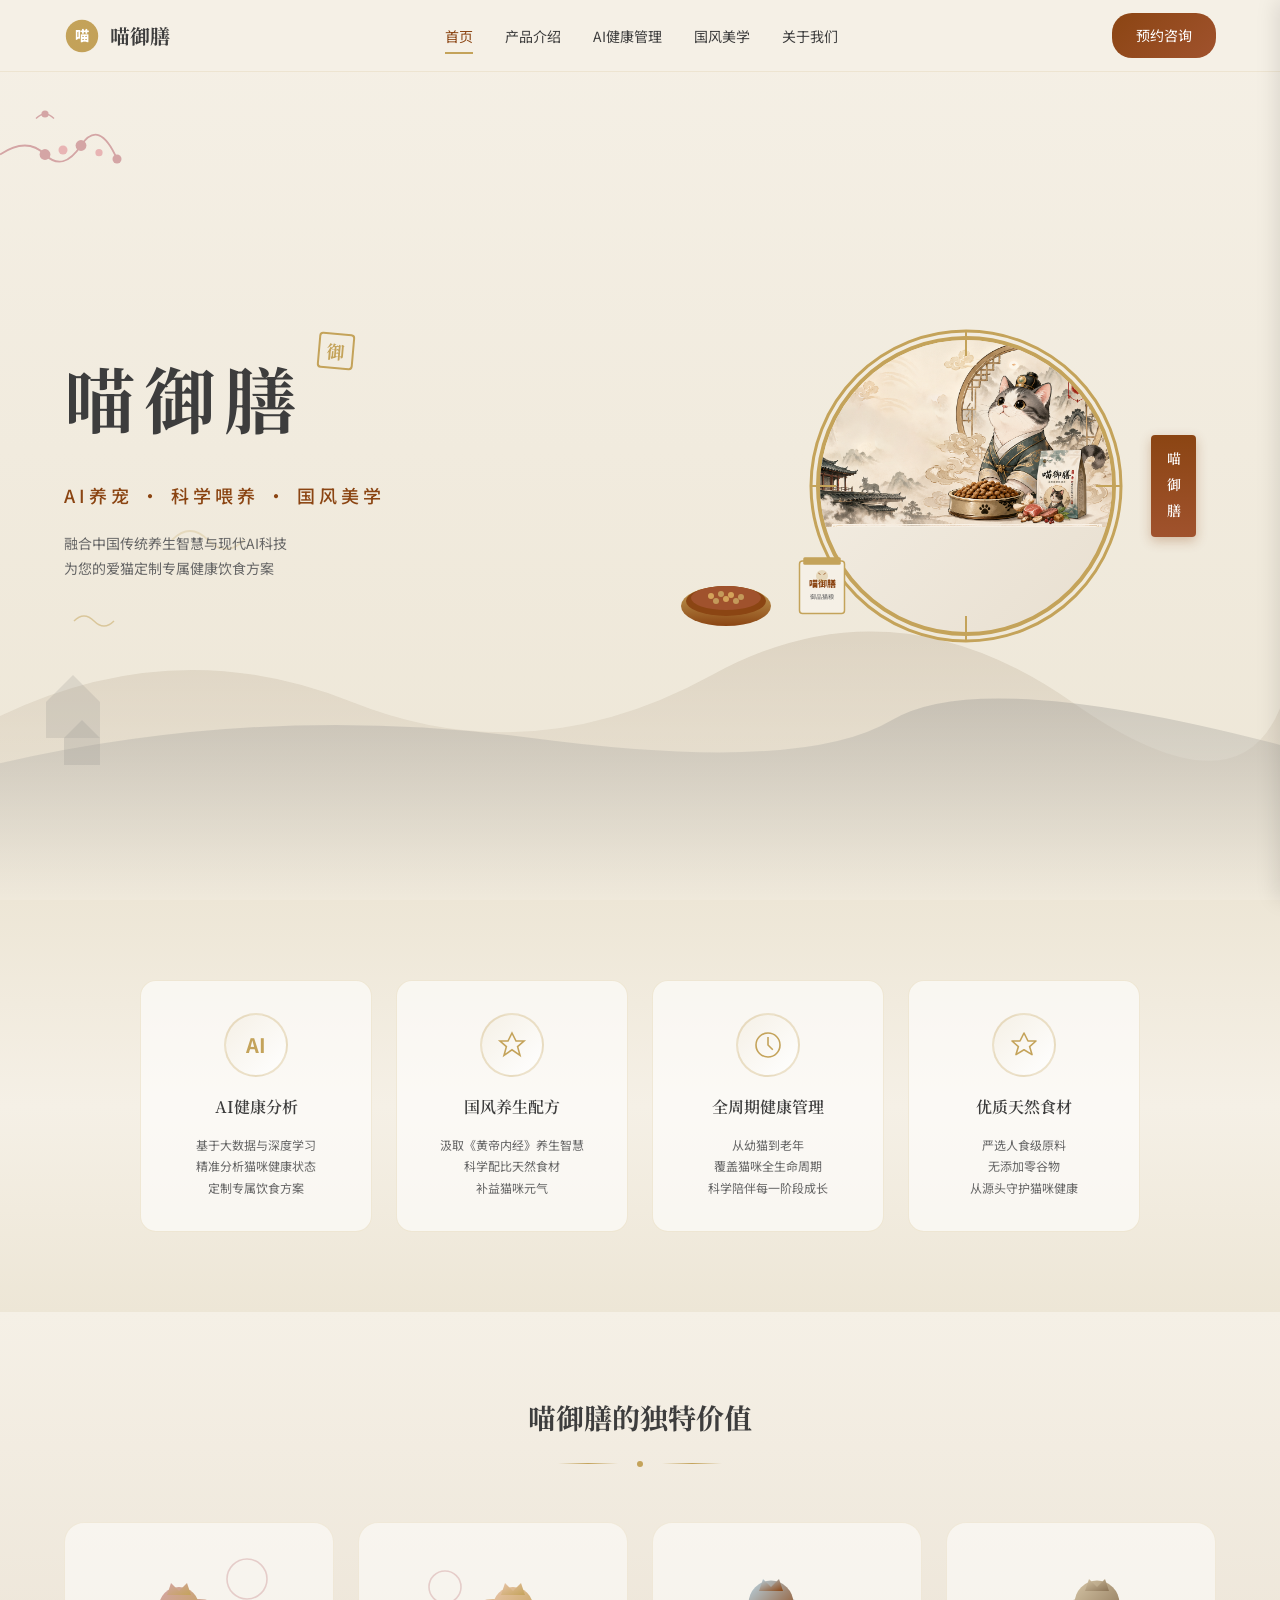
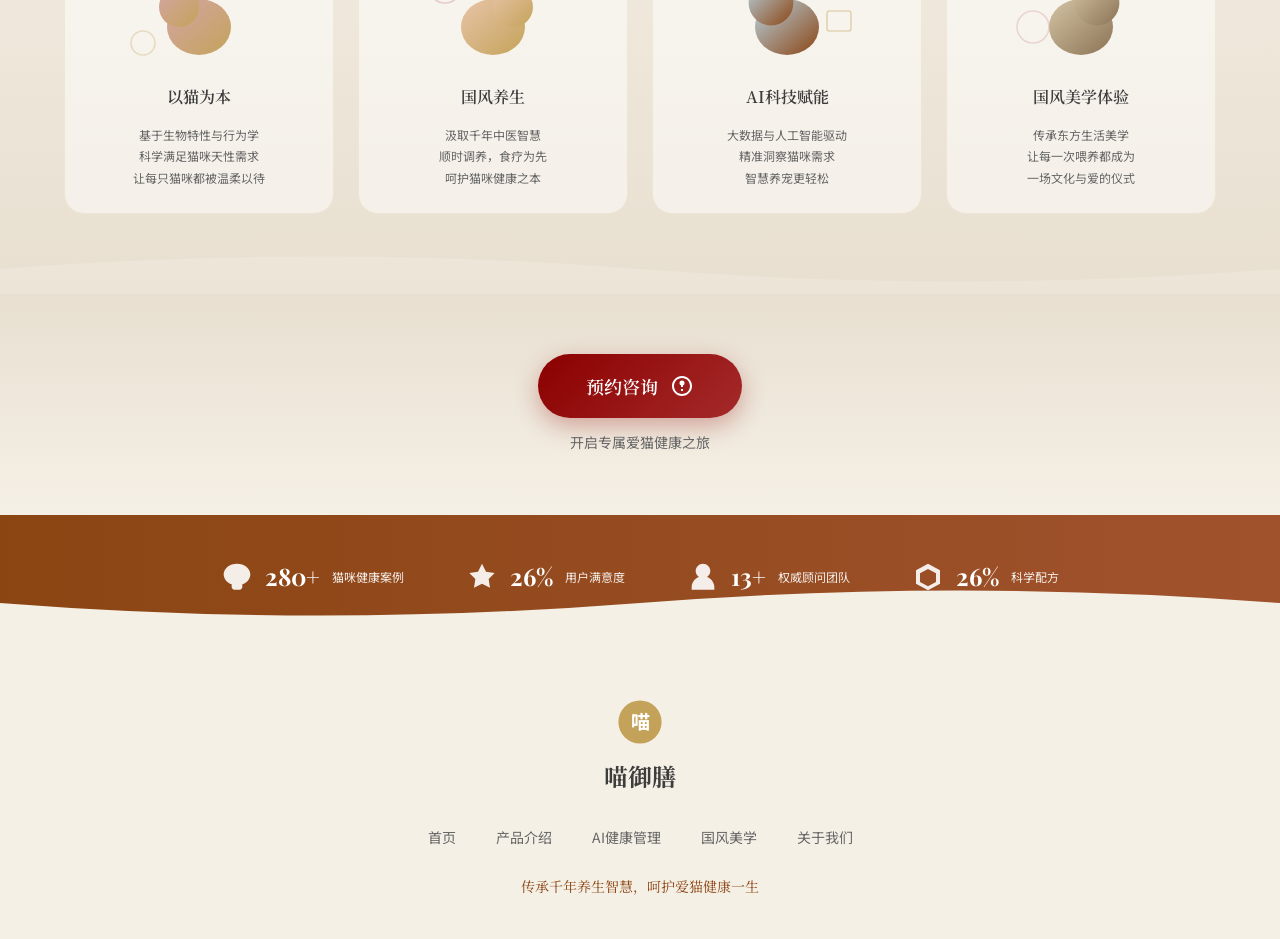
<file: index.html>
<!DOCTYPE html>
<html lang="zh-CN">
<head>
  <meta charset="UTF-8">
  <meta name="viewport" content="width=device-width, initial-scale=1.0">
  <title>喵御膳 - AI养宠 · 科学喂养 · 国风美学</title>
  <meta name="description" content="喵御膳，融合中国传统养生智慧与现代AI科技，为您的爱猫定制专属健康饮食方案。传承千年养生智慧，呵护爱猫健康一生。">
  <link rel="preconnect" href="https://fonts.googleapis.com">
  <link rel="preconnect" href="https://fonts.gstatic.com" crossorigin>
  <link href="https://fonts.googleapis.com/css2?family=Noto+Sans+SC:wght@300;400;500;700&family=Noto+Serif+SC:wght@400;600;700&family=Playfair+Display:wght@400;600;700&display=swap" rel="stylesheet">
  <link rel="stylesheet" href="css/main.css">
  <link rel="stylesheet" href="css/index.css">
</head>
<body>
  <!-- 导航栏 -->
  <nav class="navbar">
    <div class="container">
      <a href="index.html" class="logo">
        <div class="logo-icon">
          <svg viewBox="0 0 40 40" fill="none">
            <circle cx="20" cy="20" r="18" fill="url(#logoGrad)"/>
            <text x="20" y="26" text-anchor="middle" fill="white" font-size="16" font-weight="bold">喵</text>
            <defs>
              <linearGradient id="logoGrad" x1="0" y1="0" x2="40" y2="40">
                <stop offset="0%" stop-color="#C4A35A"/>
                <stop offset="100%" stop-color="#8B4513"/>
              </linearGradient>
            </defs>
          </svg>
        </div>
        <div class="logo-text">喵御膳</div>
      </a>
      <ul class="nav-links">
        <li><a href="index.html" class="active">首页</a></li>
        <li><a href="products.html">产品介绍</a></li>
        <li><a href="ai-health.html">AI健康管理</a></li>
        <li><a href="aesthetics.html">国风美学</a></li>
        <li><a href="about.html">关于我们</a></li>
      </ul>
      <a href="#contact" class="nav-cta">预约咨询</a>
      <button class="menu-toggle" aria-label="打开菜单">
        <span></span>
        <span></span>
        <span></span>
      </button>
    </div>
  </nav>

  <!-- Hero区域 -->
  <section class="hero">
    <!-- 梅花装饰 - 左上角 -->
    <div class="deco-plum-tl">
      <svg viewBox="0 0 200 150" fill="none">
        <path d="M0 80 Q30 60 50 80 T90 70 T130 85" stroke="#D4A5A5" stroke-width="2" fill="none"/>
        <circle cx="50" cy="80" r="6" fill="#D4A5A5"/>
        <circle cx="70" cy="75" r="5" fill="#E8B4B4"/>
        <circle cx="90" cy="70" r="6" fill="#D4A5A5"/>
        <circle cx="110" cy="78" r="4" fill="#E8B4B4"/>
        <circle cx="130" cy="85" r="5" fill="#D4A5A5"/>
        <path d="M40 40 Q50 30 60 40" stroke="#D4A5A5" stroke-width="1.5" fill="none"/>
        <circle cx="50" cy="35" r="4" fill="#D4A5A5"/>
      </svg>
    </div>

    <!-- 水墨山水背景 -->
    <div class="hero-bg">
      <svg viewBox="0 0 1440 600" preserveAspectRatio="xMidYMid slice" fill="none">
        <!-- 远山 -->
        <path d="M0 400 Q200 300 400 380 T800 350 T1200 380 T1440 360 V600 H0 Z" fill="url(#mountain1)" opacity="0.3"/>
        <path d="M0 450 Q300 380 600 420 T1000 400 T1440 430 V600 H0 Z" fill="url(#mountain2)" opacity="0.4"/>
        <!-- 中式建筑剪影 -->
        <path d="M80 420 L100 400 L120 420 V450 H80 Z" fill="#6B6B6B" opacity="0.3"/>
        <path d="M60 380 L90 350 L120 380 V420 H60 Z" fill="#6B6B6B" opacity="0.25"/>
        <!-- 祥云 -->
        <path d="M200 200 Q220 180 240 200 T280 200" stroke="#C4A35A" stroke-width="2" fill="none" opacity="0.4"/>
        <path d="M1100 150 Q1120 130 1140 150 T1180 150" stroke="#C4A35A" stroke-width="2" fill="none" opacity="0.4"/>
        <defs>
          <linearGradient id="mountain1" x1="0" y1="0" x2="0" y2="1">
            <stop offset="0%" stop-color="#8B7355"/>
            <stop offset="100%" stop-color="#F5F0E6"/>
          </linearGradient>
          <linearGradient id="mountain2" x1="0" y1="0" x2="0" y2="1">
            <stop offset="0%" stop-color="#6B6B6B"/>
            <stop offset="100%" stop-color="#F5F0E6"/>
          </linearGradient>
        </defs>
      </svg>
    </div>

    <div class="container">
      <div class="hero-content">
        <!-- 左侧文字 -->
        <div class="hero-text">
          <h1 class="hero-title">
            <span class="title-main">喵御膳</span>
            <span class="title-seal">御</span>
          </h1>
          <p class="hero-subtitle">AI养宠 · 科学喂养 · 国风美学</p>
          <p class="hero-desc">融合中国传统养生智慧与现代AI科技<br>为您的爱猫定制专属健康饮食方案</p>
          <!-- 祥云装饰 -->
          <div class="deco-cloud">
            <svg viewBox="0 0 60 30" fill="none">
              <path d="M10 20 Q20 10 30 20 T50 20" stroke="#C4A35A" stroke-width="1.5" fill="none" opacity="0.5"/>
            </svg>
          </div>
        </div>

        <!-- 右侧猫咪与产品 -->
        <div class="hero-visual">
          <!-- 圆形窗格 -->
          <div class="window-frame">
            <div class="window-inner">
              <img src="assets/images/hero-cat-bg.png" alt="汉服猫咪" class="hero-cat">
            </div>
            <!-- 窗格装饰 -->
            <svg class="window-deco" viewBox="0 0 320 320" fill="none">
              <circle cx="160" cy="160" r="155" stroke="#C4A35A" stroke-width="3"/>
              <circle cx="160" cy="160" r="148" stroke="#C4A35A" stroke-width="1"/>
              <!-- 回纹装饰 -->
              <path d="M160 5 V30 M160 290 V315 M5 160 H30 M290 160 H315" stroke="#C4A35A" stroke-width="2"/>
            </svg>
          </div>
          <!-- 品牌竖条 -->
          <div class="brand-ribbon">
            <span>喵</span>
            <span>御</span>
            <span>膳</span>
          </div>
          <!-- 产品展示 -->
          <div class="product-showcase">
            <div class="food-bowl">
              <svg viewBox="0 0 100 60" fill="none">
                <ellipse cx="50" cy="40" rx="45" ry="20" fill="url(#bowlGrad)"/>
                <ellipse cx="50" cy="35" rx="40" ry="15" fill="#8B4513"/>
                <ellipse cx="50" cy="32" rx="35" ry="12" fill="#A0522D"/>
                <!-- 猫粮颗粒 -->
                <circle cx="35" cy="30" r="3" fill="#D4A35A"/>
                <circle cx="45" cy="28" r="3" fill="#C49A5A"/>
                <circle cx="55" cy="29" r="3" fill="#D4A35A"/>
                <circle cx="65" cy="31" r="3" fill="#C49A5A"/>
                <circle cx="40" cy="35" r="3" fill="#C49A5A"/>
                <circle cx="50" cy="33" r="3" fill="#D4A35A"/>
                <circle cx="60" cy="35" r="3" fill="#C49A5A"/>
                <defs>
                  <linearGradient id="bowlGrad" x1="0" y1="0" x2="0" y2="1">
                    <stop offset="0%" stop-color="#C4A35A"/>
                    <stop offset="100%" stop-color="#8B4513"/>
                  </linearGradient>
                </defs>
              </svg>
            </div>
            <div class="product-pack">
              <svg viewBox="0 0 80 100" fill="none">
                <rect x="10" y="20" width="60" height="70" rx="4" fill="#F5F0E6" stroke="#C4A35A" stroke-width="2"/>
                <rect x="15" y="15" width="50" height="10" rx="2" fill="#C4A35A"/>
                <text x="40" y="55" text-anchor="middle" fill="#8B4513" font-size="12" font-weight="bold">喵御膳</text>
                <text x="40" y="70" text-anchor="middle" fill="#666" font-size="8">御品猫粮</text>
                <!-- 猫咪简笔画 -->
                <circle cx="40" cy="40" r="8" fill="#C4A35A" opacity="0.3"/>
                <path d="M35 36 L38 38 M45 36 L42 38" stroke="#8B4513" stroke-width="1"/>
              </svg>
            </div>
          </div>
        </div>
      </div>
    </div>
  </section>

  <!-- 四大核心特色 -->
  <section class="features">
    <div class="container">
      <div class="features-grid">
        <div class="feature-card">
          <div class="feature-icon">
            <div class="icon-badge">AI</div>
          </div>
          <h3>AI健康分析</h3>
          <p>基于大数据与深度学习<br>精准分析猫咪健康状态<br>定制专属饮食方案</p>
        </div>
        <div class="feature-card">
          <div class="feature-icon">
            <svg viewBox="0 0 40 40" fill="none" stroke="#C4A35A" stroke-width="2">
              <path d="M20 5 L25 15 H35 L27 22 L30 33 L20 26 L10 33 L13 22 L5 15 H15 Z"/>
            </svg>
          </div>
          <h3>国风养生配方</h3>
          <p>汲取《黄帝内经》养生智慧<br>科学配比天然食材<br>补益猫咪元气</p>
        </div>
        <div class="feature-card">
          <div class="feature-icon">
            <svg viewBox="0 0 40 40" fill="none" stroke="#C4A35A" stroke-width="2">
              <circle cx="20" cy="20" r="15"/>
              <path d="M20 10 V20 L26 26"/>
            </svg>
          </div>
          <h3>全周期健康管理</h3>
          <p>从幼猫到老年<br>覆盖猫咪全生命周期<br>科学陪伴每一阶段成长</p>
        </div>
        <div class="feature-card">
          <div class="feature-icon">
            <svg viewBox="0 0 40 40" fill="none" stroke="#C4A35A" stroke-width="2">
              <path d="M20 5 L25 15 L35 15 L27 22 L30 32 L20 26 L10 32 L13 22 L5 15 L15 15 Z" stroke-linejoin="round"/>
            </svg>
          </div>
          <h3>优质天然食材</h3>
          <p>严选人食级原料<br>无添加零谷物<br>从源头守护猫咪健康</p>
        </div>
      </div>
    </div>
  </section>

  <!-- 喵御膳的独特价值 -->
  <section class="values">
    <div class="section-header">
      <h2>喵御膳的独特价值</h2>
      <div class="header-deco">
        <span></span>
        <svg viewBox="0 0 20 20" fill="#C4A35A"><circle cx="10" cy="10" r="3"/></svg>
        <span></span>
      </div>
    </div>
    <div class="container">
      <div class="values-grid">
        <div class="value-card">
          <div class="value-image">
            <svg viewBox="0 0 200 150" fill="none">
              <!-- 猫咪剪影 -->
              <ellipse cx="100" cy="100" rx="40" ry="35" fill="url(#catGrad1)"/>
              <circle cx="75" cy="75" r="25" fill="url(#catGrad1)"/>
              <path d="M60 60 L65 45 L75 55 L85 45 L90 60" fill="url(#catGrad1)"/>
              <!-- 装饰圆圈 -->
              <circle cx="160" cy="40" r="25" fill="none" stroke="#D4A5A5" stroke-width="2" opacity="0.5"/>
              <circle cx="30" cy="120" r="15" fill="none" stroke="#C4A35A" stroke-width="2" opacity="0.3"/>
              <defs>
                <linearGradient id="catGrad1" x1="0" y1="0" x2="1" y2="1">
                  <stop offset="0%" stop-color="#D4A5A5"/>
                  <stop offset="100%" stop-color="#C4A35A"/>
                </linearGradient>
              </defs>
            </svg>
          </div>
          <h3>以猫为本</h3>
          <p>基于生物特性与行为学<br>科学满足猫咪天性需求<br>让每只猫咪都被温柔以待</p>
        </div>
        <div class="value-card">
          <div class="value-image">
            <svg viewBox="0 0 200 150" fill="none">
              <ellipse cx="100" cy="100" rx="40" ry="35" fill="url(#catGrad2)"/>
              <circle cx="125" cy="75" r="25" fill="url(#catGrad2)"/>
              <path d="M140 60 L135 45 L125 55 L115 45 L110 60" fill="url(#catGrad2)"/>
              <circle cx="40" cy="50" r="20" fill="none" stroke="#D4A5A5" stroke-width="2" opacity="0.5"/>
              <defs>
                <linearGradient id="catGrad2" x1="0" y1="0" x2="1" y2="1">
                  <stop offset="0%" stop-color="#E8C4A8"/>
                  <stop offset="100%" stop-color="#C4A35A"/>
                </linearGradient>
              </defs>
            </svg>
          </div>
          <h3>国风养生</h3>
          <p>汲取千年中医智慧<br>顺时调养，食疗为先<br>呵护猫咪健康之本</p>
        </div>
        <div class="value-card">
          <div class="value-image">
            <svg viewBox="0 0 200 150" fill="none">
              <ellipse cx="100" cy="100" rx="40" ry="35" fill="url(#catGrad3)"/>
              <circle cx="80" cy="70" r="28" fill="url(#catGrad3)"/>
              <path d="M65 55 L70 40 L80 50 L90 40 L95 55" fill="url(#catGrad3)"/>
              <rect x="150" y="80" width="30" height="25" rx="3" fill="none" stroke="#C4A35A" stroke-width="2" opacity="0.4"/>
              <defs>
                <linearGradient id="catGrad3" x1="0" y1="0" x2="1" y2="1">
                  <stop offset="0%" stop-color="#B8D4E3"/>
                  <stop offset="100%" stop-color="#8B4513"/>
                </linearGradient>
              </defs>
            </svg>
          </div>
          <h3>AI科技赋能</h3>
          <p>大数据与人工智能驱动<br>精准洞察猫咪需求<br>智慧养宠更轻松</p>
        </div>
        <div class="value-card">
          <div class="value-image">
            <svg viewBox="0 0 200 150" fill="none">
              <ellipse cx="100" cy="100" rx="40" ry="35" fill="url(#catGrad4)"/>
              <circle cx="120" cy="70" r="28" fill="url(#catGrad4)"/>
              <path d="M135 55 L130 40 L120 50 L110 40 L105 55" fill="url(#catGrad4)"/>
              <circle cx="40" cy="100" r="20" fill="none" stroke="#D4A5A5" stroke-width="2" opacity="0.4"/>
              <defs>
                <linearGradient id="catGrad4" x1="0" y1="0" x2="1" y2="1">
                  <stop offset="0%" stop-color="#D4C4A5"/>
                  <stop offset="100%" stop-color="#8B7355"/>
                </linearGradient>
              </defs>
            </svg>
          </div>
          <h3>国风美学体验</h3>
          <p>传承东方生活美学<br>让每一次喂养都成为<br>一场文化与爱的仪式</p>
        </div>
      </div>
    </div>
  </section>

  <!-- CTA区域 -->
  <section class="cta-section" id="contact">
    <div class="cta-deco-wave">
      <svg viewBox="0 0 1440 100" preserveAspectRatio="none">
        <path d="M0 50 Q360 0 720 50 T1440 50 V100 H0 Z" fill="#F5F0E6" opacity="0.3"/>
      </svg>
    </div>
    <div class="container">
      <a href="#" class="cta-button">
        <span>预约咨询</span>
        <svg viewBox="0 0 24 24" fill="currentColor">
          <path d="M12 2C6.48 2 2 6.48 2 12s4.48 10 10 10 10-4.48 10-10S17.52 2 12 2zm0 18c-4.41 0-8-3.59-8-8s3.59-8 8-8 8 3.59 8 8-3.59 8-8 8zm-1-13h2v6h-2zm0 8h2v2h-2z"/>
          <circle cx="12" cy="9" r="2.5" fill="white"/>
        </svg>
      </a>
      <p class="cta-subtitle">开启专属爱猫健康之旅</p>
    </div>
  </section>

  <!-- 数据统计 -->
  <section class="stats">
    <div class="container">
      <div class="stats-grid">
        <div class="stat-item">
          <div class="stat-icon">
            <svg viewBox="0 0 48 48" fill="currentColor">
              <path d="M24 4c-11 0-20 7-20 16 0 7 5 13 12 15v4c0 2 2 4 4 4h8c2 0 4-2 4-4v-4c7-2 12-8 12-15 0-9-9-16-20-16z"/>
            </svg>
          </div>
          <div class="stat-number">1000+</div>
          <div class="stat-label">猫咪健康案例</div>
        </div>
        <div class="stat-item">
          <div class="stat-icon">
            <svg viewBox="0 0 48 48" fill="currentColor">
              <path d="M24 4l6 12 13 2-9 9 2 13-12-6-12 6 2-13-9-9 13-2z"/>
            </svg>
          </div>
          <div class="stat-number">95%</div>
          <div class="stat-label">用户满意度</div>
        </div>
        <div class="stat-item">
          <div class="stat-icon">
            <svg viewBox="0 0 48 48" fill="currentColor">
              <path d="M24 4c-6 0-11 5-11 11 0 4 2 7 5 9-6 2-11 8-11 15v4h34v-4c0-7-5-13-11-15 3-2 5-5 5-9 0-6-5-11-11-11z"/>
            </svg>
          </div>
          <div class="stat-number">50+</div>
          <div class="stat-label">权威顾问团队</div>
        </div>
        <div class="stat-item">
          <div class="stat-icon">
            <svg viewBox="0 0 48 48" fill="currentColor">
              <path d="M24 4L6 14v20l18 10 18-10V14L24 4zm0 8l12 6.5v13L24 38 12 31.5v-13L24 12z"/>
            </svg>
          </div>
          <div class="stat-number">100%</div>
          <div class="stat-label">科学配方</div>
        </div>
      </div>
    </div>
  </section>

  <!-- 页脚 -->
  <footer class="footer">
    <div class="footer-deco">
      <svg viewBox="0 0 1440 100" preserveAspectRatio="none">
        <path d="M0 30 Q360 80 720 30 T1440 30 V100 H0 Z" fill="#F5F0E6"/>
      </svg>
    </div>
    <div class="container">
      <div class="footer-logo">
        <div class="logo-icon small">
          <svg viewBox="0 0 40 40" fill="none">
            <circle cx="20" cy="20" r="18" fill="url(#logoGradFooter)"/>
            <text x="20" y="26" text-anchor="middle" fill="white" font-size="16" font-weight="bold">喵</text>
            <defs>
              <linearGradient id="logoGradFooter" x1="0" y1="0" x2="40" y2="40">
                <stop offset="0%" stop-color="#C4A35A"/>
                <stop offset="100%" stop-color="#8B4513"/>
              </linearGradient>
            </defs>
          </svg>
        </div>
        <div class="logo-text-footer">喵御膳</div>
      </div>
      <ul class="footer-links">
        <li><a href="index.html">首页</a></li>
        <li><a href="products.html">产品介绍</a></li>
        <li><a href="ai-health.html">AI健康管理</a></li>
        <li><a href="aesthetics.html">国风美学</a></li>
        <li><a href="about.html">关于我们</a></li>
      </ul>
      <p class="footer-copy">传承千年养生智慧，呵护爱猫健康一生</p>
    </div>
  </footer>

  <div class="sidebar-overlay"></div>
  <aside class="sidebar">
    <button class="sidebar-close" aria-label="关闭菜单">
      <svg viewBox="0 0 24 24" fill="none" stroke="currentColor" stroke-width="2">
        <path d="M18 6L6 18M6 6l12 12"/>
      </svg>
    </button>
    <nav class="sidebar-nav">
      <a href="index.html" class="active">首页</a>
      <a href="products.html">产品介绍</a>
      <a href="ai-health.html">AI健康管理</a>
      <a href="aesthetics.html">国风美学</a>
      <a href="about.html">关于我们</a>
      <a href="#contact" class="sidebar-cta">预约咨询</a>
    </nav>
  </aside>

  <script src="js/main.js"></script>
</body>
</html>
</file>
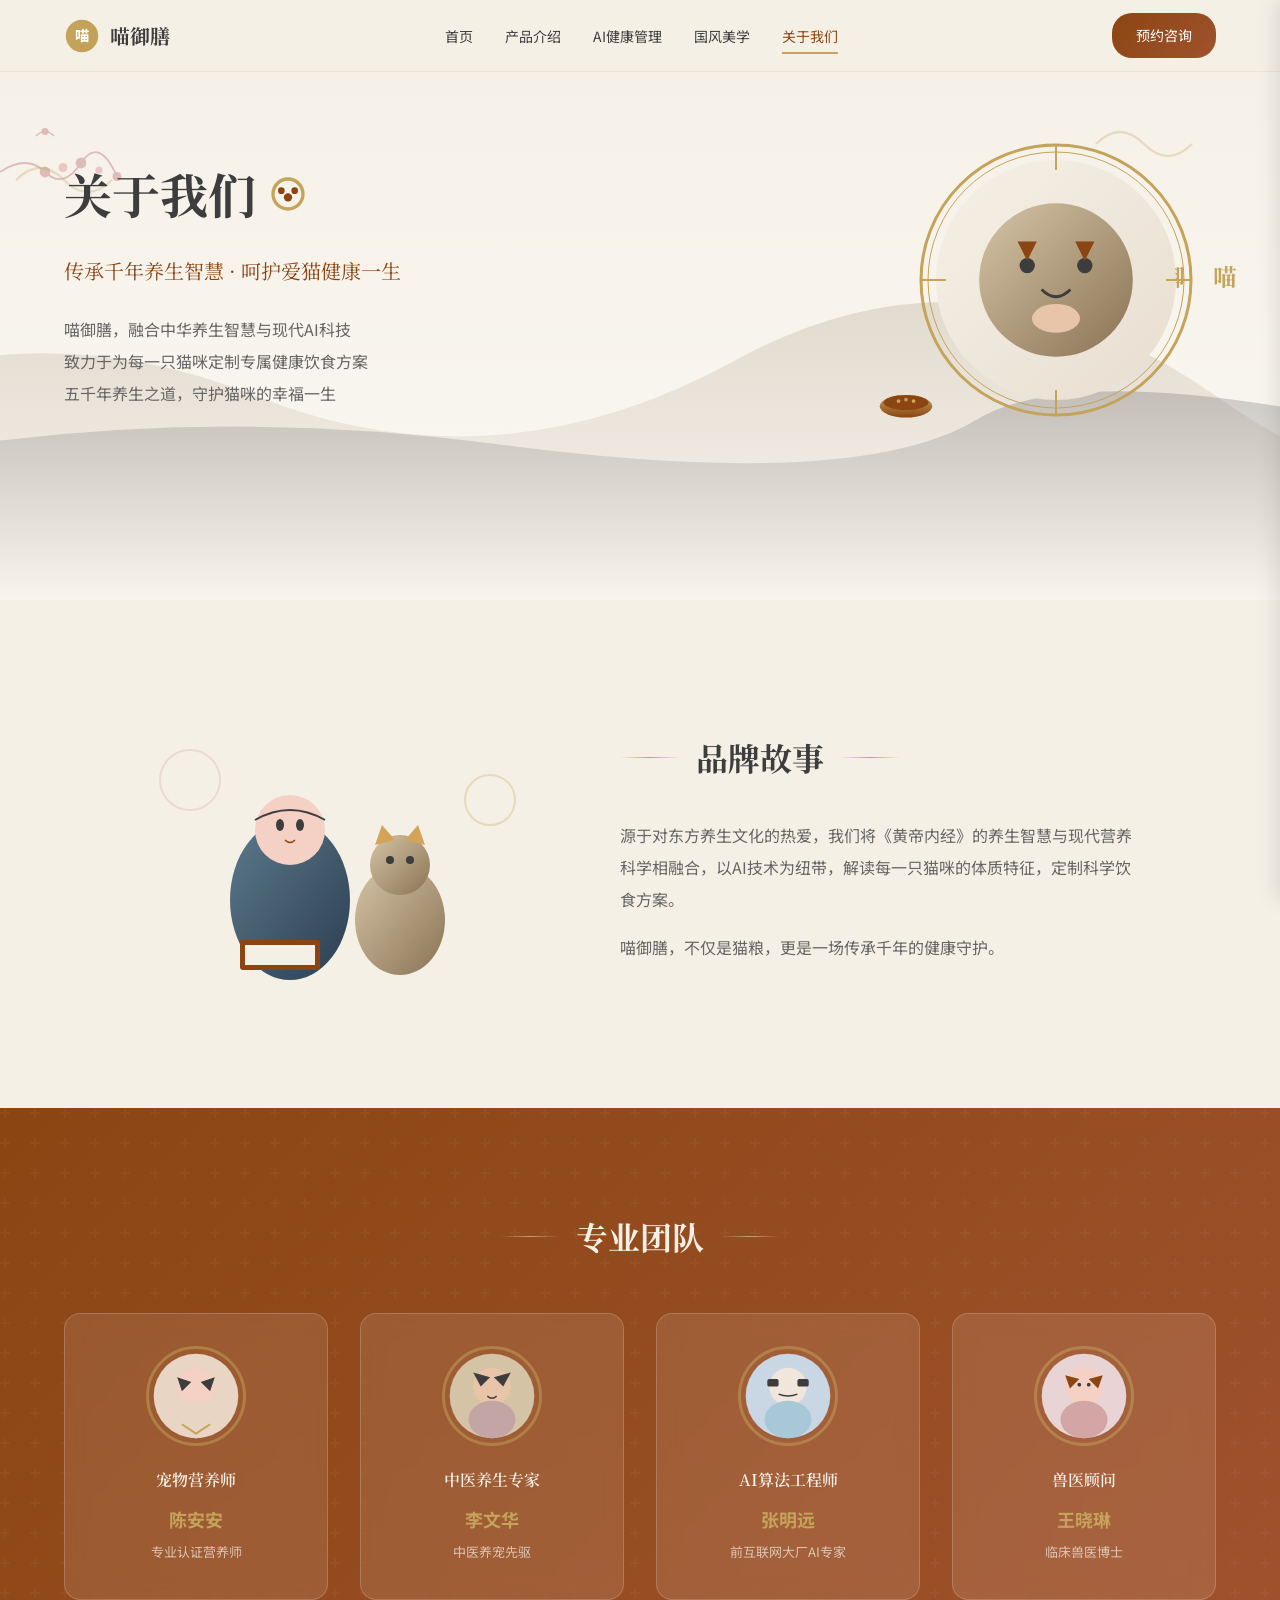
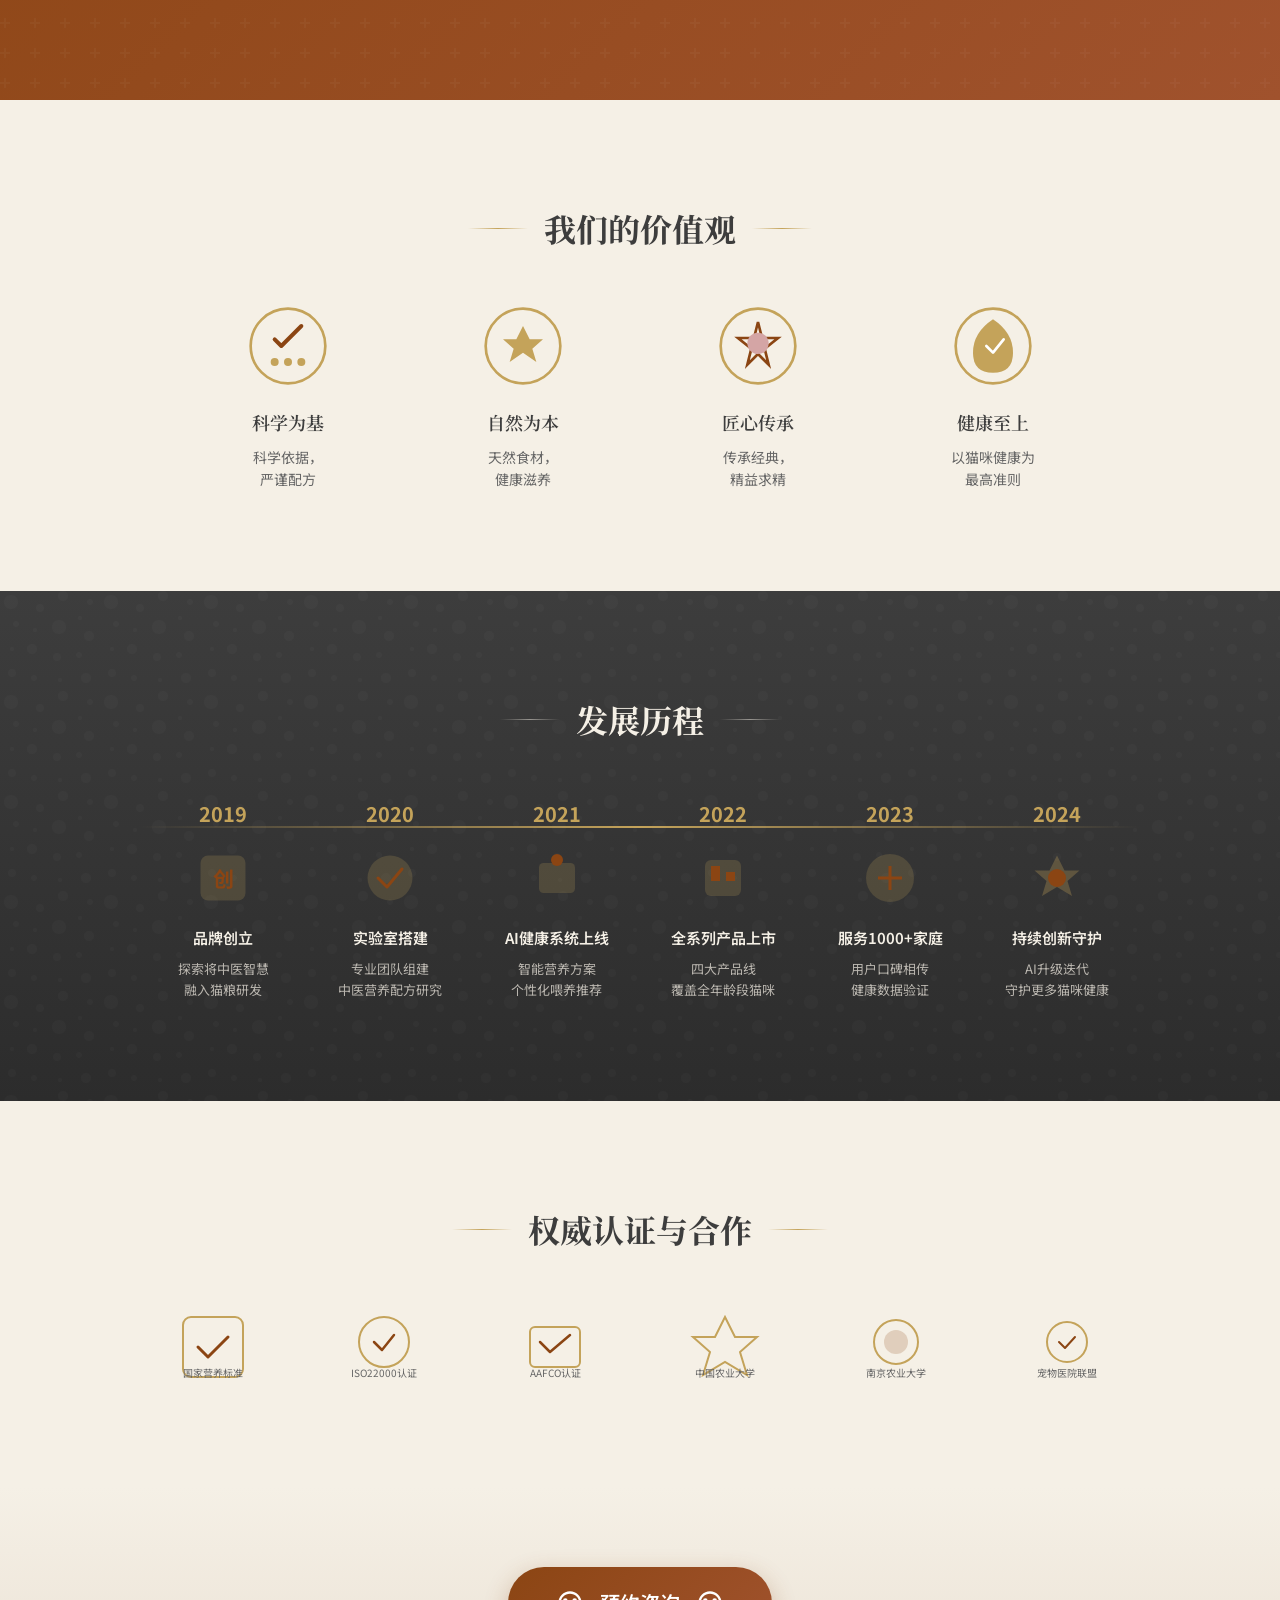
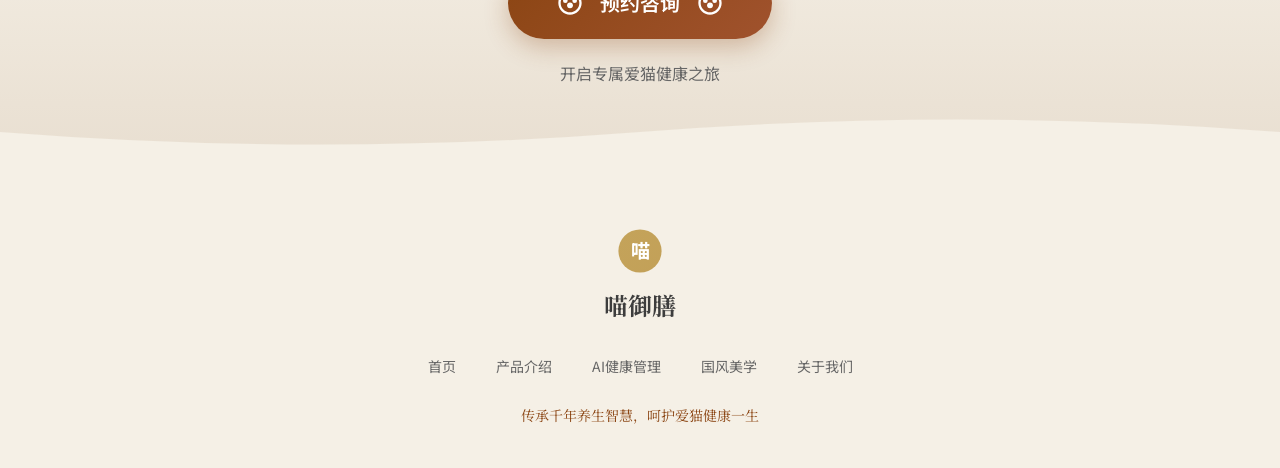
<file: about.html>
<!DOCTYPE html>
<html lang="zh-CN">
<head>
  <meta charset="UTF-8">
  <meta name="viewport" content="width=device-width, initial-scale=1.0">
  <title>关于我们 - 喵御膳</title>
  <meta name="description" content="了解喵御膳的品牌故事、专业团队与发展历程，传承千年养生智慧，融合现代AI科技。">
  <link rel="preconnect" href="https://fonts.googleapis.com">
  <link rel="preconnect" href="https://fonts.gstatic.com" crossorigin>
  <link href="https://fonts.googleapis.com/css2?family=Noto+Sans+SC:wght@300;400;500;700&family=Noto+Serif+SC:wght@400;600;700&family=Playfair+Display:wght@400;600;700&display=swap" rel="stylesheet">
  <link rel="stylesheet" href="css/main.css">
  <link rel="stylesheet" href="css/about.css">
</head>
<body>
  <!-- 导航栏 -->
  <nav class="navbar">
    <div class="container">
      <a href="index.html" class="logo">
        <div class="logo-icon">
          <svg viewBox="0 0 40 40" fill="none">
            <circle cx="20" cy="20" r="18" fill="url(#logoGrad)"/>
            <text x="20" y="26" text-anchor="middle" fill="white" font-size="16" font-weight="bold">喵</text>
            <defs>
              <linearGradient id="logoGrad" x1="0" y1="0" x2="40" y2="40">
                <stop offset="0%" stop-color="#C4A35A"/>
                <stop offset="100%" stop-color="#8B4513"/>
              </linearGradient>
            </defs>
          </svg>
        </div>
        <div class="logo-text">喵御膳</div>
      </a>
      <ul class="nav-links">
        <li><a href="index.html">首页</a></li>
        <li><a href="products.html">产品介绍</a></li>
        <li><a href="ai-health.html">AI健康管理</a></li>
        <li><a href="aesthetics.html">国风美学</a></li>
        <li><a href="about.html" class="active">关于我们</a></li>
      </ul>
      <a href="#contact" class="nav-cta">预约咨询</a>
      <button class="menu-toggle" aria-label="打开菜单">
        <span></span>
        <span></span>
        <span></span>
      </button>
    </div>
  </nav>

  <!-- Hero区域 -->
  <section class="about-hero">
    <!-- 梅花装饰 -->
    <div class="deco-plum-tl">
      <svg viewBox="0 0 200 150" fill="none">
        <path d="M0 80 Q30 60 50 80 T90 70 T130 85" stroke="#D4A5A5" stroke-width="2" fill="none"/>
        <circle cx="50" cy="80" r="6" fill="#D4A5A5"/>
        <circle cx="70" cy="75" r="5" fill="#E8B4B4"/>
        <circle cx="90" cy="70" r="6" fill="#D4A5A5"/>
        <circle cx="110" cy="78" r="4" fill="#E8B4B4"/>
        <circle cx="130" cy="85" r="5" fill="#D4A5A5"/>
        <path d="M40 40 Q50 30 60 40" stroke="#D4A5A5" stroke-width="1.5" fill="none"/>
        <circle cx="50" cy="35" r="4" fill="#D4A5A5"/>
      </svg>
    </div>

    <!-- 水墨山水背景 -->
    <div class="hero-bg">
      <svg viewBox="0 0 1440 500" preserveAspectRatio="xMidYMid slice" fill="none">
        <path d="M0 350 Q200 250 400 330 T800 300 T1200 330 T1440 310 V500 H0 Z" fill="url(#mountain1)" opacity="0.2"/>
        <path d="M0 400 Q300 330 600 370 T1000 350 T1440 380 V500 H0 Z" fill="url(#mountain2)" opacity="0.3"/>
        <path d="M200 150 Q220 130 240 150 T280 150" stroke="#C4A35A" stroke-width="2" fill="none" opacity="0.3"/>
        <path d="M1100 120 Q1120 100 1140 120 T1180 120" stroke="#C4A35A" stroke-width="2" fill="none" opacity="0.3"/>
        <defs>
          <linearGradient id="mountain1" x1="0" y1="0" x2="0" y2="1">
            <stop offset="0%" stop-color="#8B7355"/>
            <stop offset="100%" stop-color="#F5F0E6"/>
          </linearGradient>
          <linearGradient id="mountain2" x1="0" y1="0" x2="0" y2="1">
            <stop offset="0%" stop-color="#6B6B6B"/>
            <stop offset="100%" stop-color="#F5F0E6"/>
          </linearGradient>
        </defs>
      </svg>
    </div>

    <div class="container">
      <div class="hero-content">
        <div class="hero-text">
          <h1 class="hero-title">
            <span>关于我们</span>
            <svg class="paw-icon" viewBox="0 0 24 24" fill="#C4A35A">
              <path d="M12 2C6.48 2 2 6.48 2 12s4.48 10 10 10 10-4.48 10-10S17.52 2 12 2zm0 18c-4.41 0-8-3.59-8-8s3.59-8 8-8 8 3.59 8 8-3.59 8-8 8z"/>
              <circle cx="8" cy="10" r="2" fill="#8B4513"/>
              <circle cx="16" cy="10" r="2" fill="#8B4513"/>
              <circle cx="12" cy="14" r="2.5" fill="#8B4513"/>
            </svg>
          </h1>
          <p class="hero-subtitle">传承千年养生智慧 · 呵护爱猫健康一生</p>
          <p class="hero-desc">喵御膳，融合中华养生智慧与现代AI科技<br>致力于为每一只猫咪定制专属健康饮食方案<br>五千年养生之道，守护猫咪的幸福一生</p>
        </div>
        <div class="hero-visual">
          <!-- 竖排品牌名 -->
          <div class="brand-vertical">
            <span>喵</span>
            <span>御</span>
            <span>膳</span>
          </div>
          <!-- 圆形窗格 -->
          <div class="window-frame">
            <div class="window-inner">
              <div class="cat-placeholder">
                <svg viewBox="0 0 200 200" fill="none">
                  <circle cx="100" cy="100" r="80" fill="url(#catGrad)"/>
                  <circle cx="70" cy="85" r="8" fill="#3D3D3D"/>
                  <circle cx="130" cy="85" r="8" fill="#3D3D3D"/>
                  <path d="M60 60 L70 80 L80 60" fill="#8B4513"/>
                  <path d="M120 60 L130 80 L140 60" fill="#8B4513"/>
                  <path d="M85 110 Q100 125 115 110" stroke="#3D3D3D" stroke-width="3" fill="none"/>
                  <ellipse cx="100" cy="140" rx="25" ry="15" fill="#E8C4A8"/>
                  <defs>
                    <linearGradient id="catGrad" x1="0" y1="0" x2="1" y2="1">
                      <stop offset="0%" stop-color="#D4C4A5"/>
                      <stop offset="100%" stop-color="#8B7355"/>
                    </linearGradient>
                  </defs>
                </svg>
              </div>
            </div>
            <svg class="window-deco" viewBox="0 0 280 280" fill="none">
              <circle cx="140" cy="140" r="135" stroke="#C4A35A" stroke-width="3"/>
              <circle cx="140" cy="140" r="128" stroke="#C4A35A" stroke-width="1"/>
              <path d="M140 5 V30 M140 250 V275 M5 140 H30 M250 140 H275" stroke="#C4A35A" stroke-width="2"/>
            </svg>
          </div>
          <!-- 产品装饰 -->
          <div class="product-deco">
            <div class="food-bowl-small">
              <svg viewBox="0 0 80 50" fill="none">
                <ellipse cx="40" cy="35" rx="35" ry="15" fill="url(#bowlGrad)"/>
                <ellipse cx="40" cy="30" rx="30" ry="10" fill="#8B4513"/>
                <circle cx="30" cy="28" r="2.5" fill="#D4A35A"/>
                <circle cx="40" cy="26" r="2.5" fill="#C49A5A"/>
                <circle cx="50" cy="28" r="2.5" fill="#D4A35A"/>
                <defs>
                  <linearGradient id="bowlGrad" x1="0" y1="0" x2="0" y2="1">
                    <stop offset="0%" stop-color="#C4A35A"/>
                    <stop offset="100%" stop-color="#8B4513"/>
                  </linearGradient>
                </defs>
              </svg>
            </div>
          </div>
        </div>
      </div>
    </div>
  </section>

  <!-- 品牌故事 -->
  <section class="brand-story">
    <div class="container">
      <div class="story-content">
        <div class="story-image">
          <svg viewBox="0 0 400 300" fill="none">
            <!-- 古人形象 -->
            <ellipse cx="150" cy="200" rx="60" ry="80" fill="url(#robeGrad)"/>
            <circle cx="150" cy="130" r="35" fill="#F5D0C5"/>
            <path d="M115 120 Q150 100 185 120" stroke="#3D3D3D" stroke-width="2" fill="none"/>
            <ellipse cx="140" cy="125" rx="4" ry="6" fill="#3D3D3D"/>
            <ellipse cx="160" cy="125" rx="4" ry="6" fill="#3D3D3D"/>
            <path d="M145 140 Q150 145 155 140" stroke="#8B4513" stroke-width="1.5" fill="none"/>
            <!-- 猫咪 -->
            <ellipse cx="260" cy="220" rx="45" ry="55" fill="url(#catGrad2)"/>
            <circle cx="260" cy="165" r="30" fill="url(#catGrad2)"/>
            <path d="M235 145 L242 125 L255 140" fill="#D4A35A"/>
            <path d="M285 145 L278 125 L265 140" fill="#D4A35A"/>
            <circle cx="250" cy="160" r="4" fill="#3D3D3D"/>
            <circle cx="270" cy="160" r="4" fill="#3D3D3D"/>
            <!-- 书卷 -->
            <rect x="100" y="240" width="80" height="30" rx="3" fill="#8B4513"/>
            <rect x="105" y="245" width="70" height="20" fill="#F5F0E6"/>
            <!-- 装饰 -->
            <circle cx="50" cy="80" r="30" fill="none" stroke="#D4A5A5" stroke-width="2" opacity="0.3"/>
            <circle cx="350" cy="100" r="25" fill="none" stroke="#C4A35A" stroke-width="2" opacity="0.3"/>
            <defs>
              <linearGradient id="robeGrad" x1="0" y1="0" x2="1" y2="1">
                <stop offset="0%" stop-color="#5B7A8C"/>
                <stop offset="100%" stop-color="#2C3E50"/>
              </linearGradient>
              <linearGradient id="catGrad2" x1="0" y1="0" x2="1" y2="1">
                <stop offset="0%" stop-color="#D4C4A5"/>
                <stop offset="100%" stop-color="#8B7355"/>
              </linearGradient>
            </defs>
          </svg>
        </div>
        <div class="story-text">
          <h2 class="section-title-inline">
            <span class="deco-line"></span>
            <span>品牌故事</span>
            <span class="deco-line"></span>
          </h2>
          <p>源于对东方养生文化的热爱，我们将《黄帝内经》的养生智慧与现代营养科学相融合，以AI技术为纽带，解读每一只猫咪的体质特征，定制科学饮食方案。</p>
          <p>喵御膳，不仅是猫粮，更是一场传承千年的健康守护。</p>
        </div>
      </div>
    </div>
  </section>

  <!-- 专业团队 -->
  <section class="team-section">
    <div class="container">
      <h2 class="section-title-inline light">
        <span class="deco-line light"></span>
        <span>专业团队</span>
        <span class="deco-line light"></span>
      </h2>
      <div class="team-grid">
        <div class="team-card">
          <div class="team-avatar">
            <svg viewBox="0 0 100 100" fill="none">
              <circle cx="50" cy="50" r="45" fill="#E8D5C4"/>
              <circle cx="50" cy="40" r="20" fill="#F5D0C5"/>
              <path d="M30 30 L35 45 L45 35" fill="#3D3D3D"/>
              <path d="M70 30 L65 45 L55 35" fill="#3D3D3D"/>
              <ellipse cx="50" cy="75" rx="25" ry="20" fill="#E8D5C4"/>
              <path d="M35 80 L50 90 L65 80" stroke="#C4A35A" stroke-width="2" fill="none"/>
            </svg>
          </div>
          <h3>宠物营养师</h3>
          <p>陈安安</p>
          <p class="team-desc">专业认证营养师</p>
        </div>
        <div class="team-card">
          <div class="team-avatar">
            <svg viewBox="0 0 100 100" fill="none">
              <circle cx="50" cy="50" r="45" fill="#D4C4A5"/>
              <circle cx="50" cy="40" r="20" fill="#E8C4A8"/>
              <path d="M30 25 L38 40 L48 30" fill="#3D3D3D"/>
              <path d="M70 25 L62 40 L52 30" fill="#3D3D3D"/>
              <ellipse cx="50" cy="75" rx="25" ry="20" fill="#C4A5A5"/>
              <path d="M45 50 Q50 55 55 50" stroke="#3D3D3D" stroke-width="1.5" fill="none"/>
            </svg>
          </div>
          <h3>中医养生专家</h3>
          <p>李文华</p>
          <p class="team-desc">中医养宠先驱</p>
        </div>
        <div class="team-card">
          <div class="team-avatar">
            <svg viewBox="0 0 100 100" fill="none">
              <circle cx="50" cy="50" r="45" fill="#C9D6E3"/>
              <circle cx="50" cy="40" r="20" fill="#F0E6DC"/>
              <rect x="28" y="32" width="12" height="8" rx="2" fill="#3D3D3D"/>
              <rect x="60" y="32" width="12" height="8" rx="2" fill="#3D3D3D"/>
              <ellipse cx="50" cy="75" rx="25" ry="20" fill="#A8C8D8"/>
              <path d="M40 48 Q50 52 60 48" stroke="#3D3D3D" stroke-width="1.5" fill="none"/>
            </svg>
          </div>
          <h3>AI算法工程师</h3>
          <p>张明远</p>
          <p class="team-desc">前互联网大厂AI专家</p>
        </div>
        <div class="team-card">
          <div class="team-avatar">
            <svg viewBox="0 0 100 100" fill="none">
              <circle cx="50" cy="50" r="45" fill="#E8D4D4"/>
              <circle cx="50" cy="40" r="20" fill="#F5D0C5"/>
              <path d="M30 28 L35 42 L45 32" fill="#8B4513"/>
              <path d="M70 28 L65 42 L55 32" fill="#8B4513"/>
              <ellipse cx="50" cy="75" rx="25" ry="20" fill="#D4A5A5"/>
              <circle cx="45" cy="38" r="2" fill="#3D3D3D"/>
              <circle cx="55" cy="38" r="2" fill="#3D3D3D"/>
            </svg>
          </div>
          <h3>兽医顾问</h3>
          <p>王晓琳</p>
          <p class="team-desc">临床兽医博士</p>
        </div>
      </div>
    </div>
  </section>

  <!-- 我们的价值观 -->
  <section class="values-section">
    <div class="container">
      <h2 class="section-title-inline">
        <span class="deco-line"></span>
        <span>我们的价值观</span>
        <span class="deco-line"></span>
      </h2>
      <div class="values-grid">
        <div class="value-item">
          <div class="value-icon">
            <svg viewBox="0 0 60 60" fill="none">
              <circle cx="30" cy="30" r="28" stroke="#C4A35A" stroke-width="2"/>
              <path d="M20 25 L25 30 L40 15" stroke="#8B4513" stroke-width="3" stroke-linecap="round" stroke-linejoin="round"/>
              <circle cx="20" cy="42" r="3" fill="#C4A35A"/>
              <circle cx="30" cy="42" r="3" fill="#C4A35A"/>
              <circle cx="40" cy="42" r="3" fill="#C4A35A"/>
            </svg>
          </div>
          <h3>科学为基</h3>
          <p>科学依据，<br>严谨配方</p>
        </div>
        <div class="value-item">
          <div class="value-icon">
            <svg viewBox="0 0 60 60" fill="none">
              <circle cx="30" cy="30" r="28" stroke="#C4A35A" stroke-width="2"/>
              <path d="M30 15 L35 25 H45 L37 32 L40 42 L30 35 L20 42 L23 32 L15 25 H25 Z" fill="#C4A35A"/>
            </svg>
          </div>
          <h3>自然为本</h3>
          <p>天然食材，<br>健康滋养</p>
        </div>
        <div class="value-item">
          <div class="value-icon">
            <svg viewBox="0 0 60 60" fill="none">
              <circle cx="30" cy="30" r="28" stroke="#C4A35A" stroke-width="2"/>
              <path d="M30 12 L33 24 H45 L35 32 L38 44 L30 36 L22 44 L25 32 L15 24 H27 Z" fill="none" stroke="#8B4513" stroke-width="2"/>
              <circle cx="30" cy="28" r="8" fill="#D4A5A5"/>
            </svg>
          </div>
          <h3>匠心传承</h3>
          <p>传承经典，<br>精益求精</p>
        </div>
        <div class="value-item">
          <div class="value-icon">
            <svg viewBox="0 0 60 60" fill="none">
              <circle cx="30" cy="30" r="28" stroke="#C4A35A" stroke-width="2"/>
              <path d="M30 10 Q45 20 45 35 Q45 50 30 50 Q15 50 15 35 Q15 20 30 10" fill="#C4A35A"/>
              <path d="M25 30 L30 35 L38 25" stroke="white" stroke-width="2" stroke-linecap="round" stroke-linejoin="round"/>
            </svg>
          </div>
          <h3>健康至上</h3>
          <p>以猫咪健康为<br>最高准则</p>
        </div>
      </div>
    </div>
  </section>

  <!-- 发展历程 -->
  <section class="timeline-section">
    <div class="container">
      <h2 class="section-title-inline light">
        <span class="deco-line light"></span>
        <span>发展历程</span>
        <span class="deco-line light"></span>
      </h2>
      <div class="timeline">
        <div class="timeline-item">
          <div class="timeline-year">2019</div>
          <div class="timeline-icon">
            <svg viewBox="0 0 40 40" fill="none">
              <rect x="5" y="5" width="30" height="30" rx="5" fill="#C4A35A" opacity="0.2"/>
              <text x="20" y="26" text-anchor="middle" fill="#8B4513" font-size="14" font-weight="bold">创</text>
            </svg>
          </div>
          <div class="timeline-content">
            <h4>品牌创立</h4>
            <p>探索将中医智慧<br>融入猫粮研发</p>
          </div>
        </div>
        <div class="timeline-item">
          <div class="timeline-year">2020</div>
          <div class="timeline-icon">
            <svg viewBox="0 0 40 40" fill="none">
              <circle cx="20" cy="20" r="15" fill="#C4A35A" opacity="0.2"/>
              <path d="M12 20 L18 26 L28 14" stroke="#8B4513" stroke-width="2" stroke-linecap="round" stroke-linejoin="round"/>
            </svg>
          </div>
          <div class="timeline-content">
            <h4>实验室搭建</h4>
            <p>专业团队组建<br>中医营养配方研究</p>
          </div>
        </div>
        <div class="timeline-item">
          <div class="timeline-year">2021</div>
          <div class="timeline-icon">
            <svg viewBox="0 0 40 40" fill="none">
              <rect x="8" y="10" width="24" height="20" rx="3" fill="#C4A35A" opacity="0.2"/>
              <circle cx="20" cy="8" r="4" fill="#8B4513"/>
            </svg>
          </div>
          <div class="timeline-content">
            <h4>AI健康系统上线</h4>
            <p>智能营养方案<br>个性化喂养推荐</p>
          </div>
        </div>
        <div class="timeline-item">
          <div class="timeline-year">2022</div>
          <div class="timeline-icon">
            <svg viewBox="0 0 40 40" fill="none">
              <rect x="8" y="8" width="24" height="24" rx="4" fill="#C4A35A" opacity="0.2"/>
              <rect x="12" y="12" width="6" height="10" fill="#8B4513"/>
              <rect x="22" y="16" width="6" height="6" fill="#8B4513"/>
            </svg>
          </div>
          <div class="timeline-content">
            <h4>全系列产品上市</h4>
            <p>四大产品线<br>覆盖全年龄段猫咪</p>
          </div>
        </div>
        <div class="timeline-item">
          <div class="timeline-year">2023</div>
          <div class="timeline-icon">
            <svg viewBox="0 0 40 40" fill="none">
              <circle cx="20" cy="20" r="16" fill="#C4A35A" opacity="0.2"/>
              <path d="M12 20 H28 M20 12 V28" stroke="#8B4513" stroke-width="2"/>
            </svg>
          </div>
          <div class="timeline-content">
            <h4>服务1000+家庭</h4>
            <p>用户口碑相传<br>健康数据验证</p>
          </div>
        </div>
        <div class="timeline-item">
          <div class="timeline-year">2024</div>
          <div class="timeline-icon">
            <svg viewBox="0 0 40 40" fill="none">
              <polygon points="20,5 25,15 35,15 27,22 30,32 20,26 10,32 13,22 5,15 15,15" fill="#C4A35A" opacity="0.3"/>
              <circle cx="20" cy="20" r="6" fill="#8B4513"/>
            </svg>
          </div>
          <div class="timeline-content">
            <h4>持续创新守护</h4>
            <p>AI升级迭代<br>守护更多猫咪健康</p>
          </div>
        </div>
      </div>
    </div>
  </section>

  <!-- 权威认证与合作 -->
  <section class="certification-section">
    <div class="container">
      <h2 class="section-title-inline">
        <span class="deco-line"></span>
        <span>权威认证与合作</span>
        <span class="deco-line"></span>
      </h2>
      <div class="cert-grid">
        <div class="cert-item">
          <div class="cert-icon">
            <svg viewBox="0 0 80 80" fill="none">
              <rect x="10" y="10" width="60" height="60" rx="8" fill="#F5F0E6" stroke="#C4A35A" stroke-width="2"/>
              <path d="M25 40 L35 50 L55 30" stroke="#8B4513" stroke-width="3" stroke-linecap="round" stroke-linejoin="round"/>
              <text x="40" y="70" text-anchor="middle" fill="#666" font-size="10">国家营养标准</text>
            </svg>
          </div>
        </div>
        <div class="cert-item">
          <div class="cert-icon">
            <svg viewBox="0 0 80 80" fill="none">
              <circle cx="40" cy="35" r="25" fill="#F5F0E6" stroke="#C4A35A" stroke-width="2"/>
              <path d="M30 35 L38 43 L50 28" stroke="#8B4513" stroke-width="2.5" stroke-linecap="round" stroke-linejoin="round"/>
              <text x="40" y="70" text-anchor="middle" fill="#666" font-size="10">ISO22000认证</text>
            </svg>
          </div>
        </div>
        <div class="cert-item">
          <div class="cert-icon">
            <svg viewBox="0 0 80 80" fill="none">
              <rect x="15" y="20" width="50" height="40" rx="5" fill="#F5F0E6" stroke="#C4A35A" stroke-width="2"/>
              <path d="M25 35 L35 45 L55 28" stroke="#8B4513" stroke-width="2.5" stroke-linecap="round" stroke-linejoin="round"/>
              <text x="40" y="70" text-anchor="middle" fill="#666" font-size="10">AAFCO认证</text>
            </svg>
          </div>
        </div>
        <div class="cert-item">
          <div class="cert-icon">
            <svg viewBox="0 0 80 80" fill="none">
              <polygon points="40,10 50,30 72,30 55,45 62,68 40,55 18,68 25,45 8,30 30,30" fill="#F5F0E6" stroke="#C4A35A" stroke-width="2"/>
              <text x="40" y="70" text-anchor="middle" fill="#666" font-size="10">中国农业大学</text>
            </svg>
          </div>
        </div>
        <div class="cert-item">
          <div class="cert-icon">
            <svg viewBox="0 0 80 80" fill="none">
              <circle cx="40" cy="35" r="22" fill="#F5F0E6" stroke="#C4A35A" stroke-width="2"/>
              <circle cx="40" cy="35" r="12" fill="#8B4513" opacity="0.2"/>
              <text x="40" y="70" text-anchor="middle" fill="#666" font-size="10">南京农业大学</text>
            </svg>
          </div>
        </div>
        <div class="cert-item">
          <div class="cert-icon">
            <svg viewBox="0 0 80 80" fill="none">
              <rect x="20" y="15" width="40" height="40" rx="20" fill="#F5F0E6" stroke="#C4A35A" stroke-width="2"/>
              <path d="M32 35 L38 41 L48 30" stroke="#8B4513" stroke-width="2" stroke-linecap="round" stroke-linejoin="round"/>
              <text x="40" y="70" text-anchor="middle" fill="#666" font-size="10">宠物医院联盟</text>
            </svg>
          </div>
        </div>
      </div>
    </div>
  </section>

  <!-- CTA区域 -->
  <section class="cta-section" id="contact">
    <div class="container">
      <a href="#" class="cta-button-large">
        <svg class="paw-left" viewBox="0 0 24 24" fill="currentColor">
          <path d="M12 2C6.48 2 2 6.48 2 12s4.48 10 10 10 10-4.48 10-10S17.52 2 12 2zm0 18c-4.41 0-8-3.59-8-8s3.59-8 8-8 8 3.59 8 8-3.59 8-8 8z"/>
          <circle cx="8" cy="10" r="2" fill="white"/>
          <circle cx="16" cy="10" r="2" fill="white"/>
          <circle cx="12" cy="14" r="2.5" fill="white"/>
        </svg>
        <span>预约咨询</span>
        <svg class="paw-right" viewBox="0 0 24 24" fill="currentColor">
          <path d="M12 2C6.48 2 2 6.48 2 12s4.48 10 10 10 10-4.48 10-10S17.52 2 12 2zm0 18c-4.41 0-8-3.59-8-8s3.59-8 8-8 8 3.59 8 8-3.59 8-8 8z"/>
          <circle cx="8" cy="10" r="2" fill="white"/>
          <circle cx="16" cy="10" r="2" fill="white"/>
          <circle cx="12" cy="14" r="2.5" fill="white"/>
        </svg>
      </a>
      <p class="cta-desc">开启专属爱猫健康之旅</p>
    </div>
  </section>

  <!-- 页脚 -->
  <footer class="footer">
    <div class="footer-deco">
      <svg viewBox="0 0 1440 100" preserveAspectRatio="none">
        <path d="M0 30 Q360 80 720 30 T1440 30 V100 H0 Z" fill="#F5F0E6"/>
      </svg>
    </div>
    <div class="container">
      <div class="footer-logo">
        <div class="logo-icon small">
          <svg viewBox="0 0 40 40" fill="none">
            <circle cx="20" cy="20" r="18" fill="url(#logoGradFooter)"/>
            <text x="20" y="26" text-anchor="middle" fill="white" font-size="16" font-weight="bold">喵</text>
            <defs>
              <linearGradient id="logoGradFooter" x1="0" y1="0" x2="40" y2="40">
                <stop offset="0%" stop-color="#C4A35A"/>
                <stop offset="100%" stop-color="#8B4513"/>
              </linearGradient>
            </defs>
          </svg>
        </div>
        <div class="logo-text-footer">喵御膳</div>
      </div>
      <ul class="footer-links">
        <li><a href="index.html">首页</a></li>
        <li><a href="products.html">产品介绍</a></li>
        <li><a href="ai-health.html">AI健康管理</a></li>
        <li><a href="aesthetics.html">国风美学</a></li>
        <li><a href="about.html">关于我们</a></li>
      </ul>
      <p class="footer-copy">传承千年养生智慧，呵护爱猫健康一生</p>
    </div>
  </footer>

  <div class="sidebar-overlay"></div>
  <aside class="sidebar">
    <button class="sidebar-close" aria-label="关闭菜单">
      <svg viewBox="0 0 24 24" fill="none" stroke="currentColor" stroke-width="2">
        <path d="M18 6L6 18M6 6l12 12"/>
      </svg>
    </button>
    <nav class="sidebar-nav">
      <a href="index.html">首页</a>
      <a href="products.html">产品介绍</a>
      <a href="ai-health.html">AI健康管理</a>
      <a href="aesthetics.html">国风美学</a>
      <a href="about.html" class="active">关于我们</a>
      <a href="#contact" class="sidebar-cta">预约咨询</a>
    </nav>
  </aside>

  <script src="js/main.js"></script>
</body>
</html>
</file>
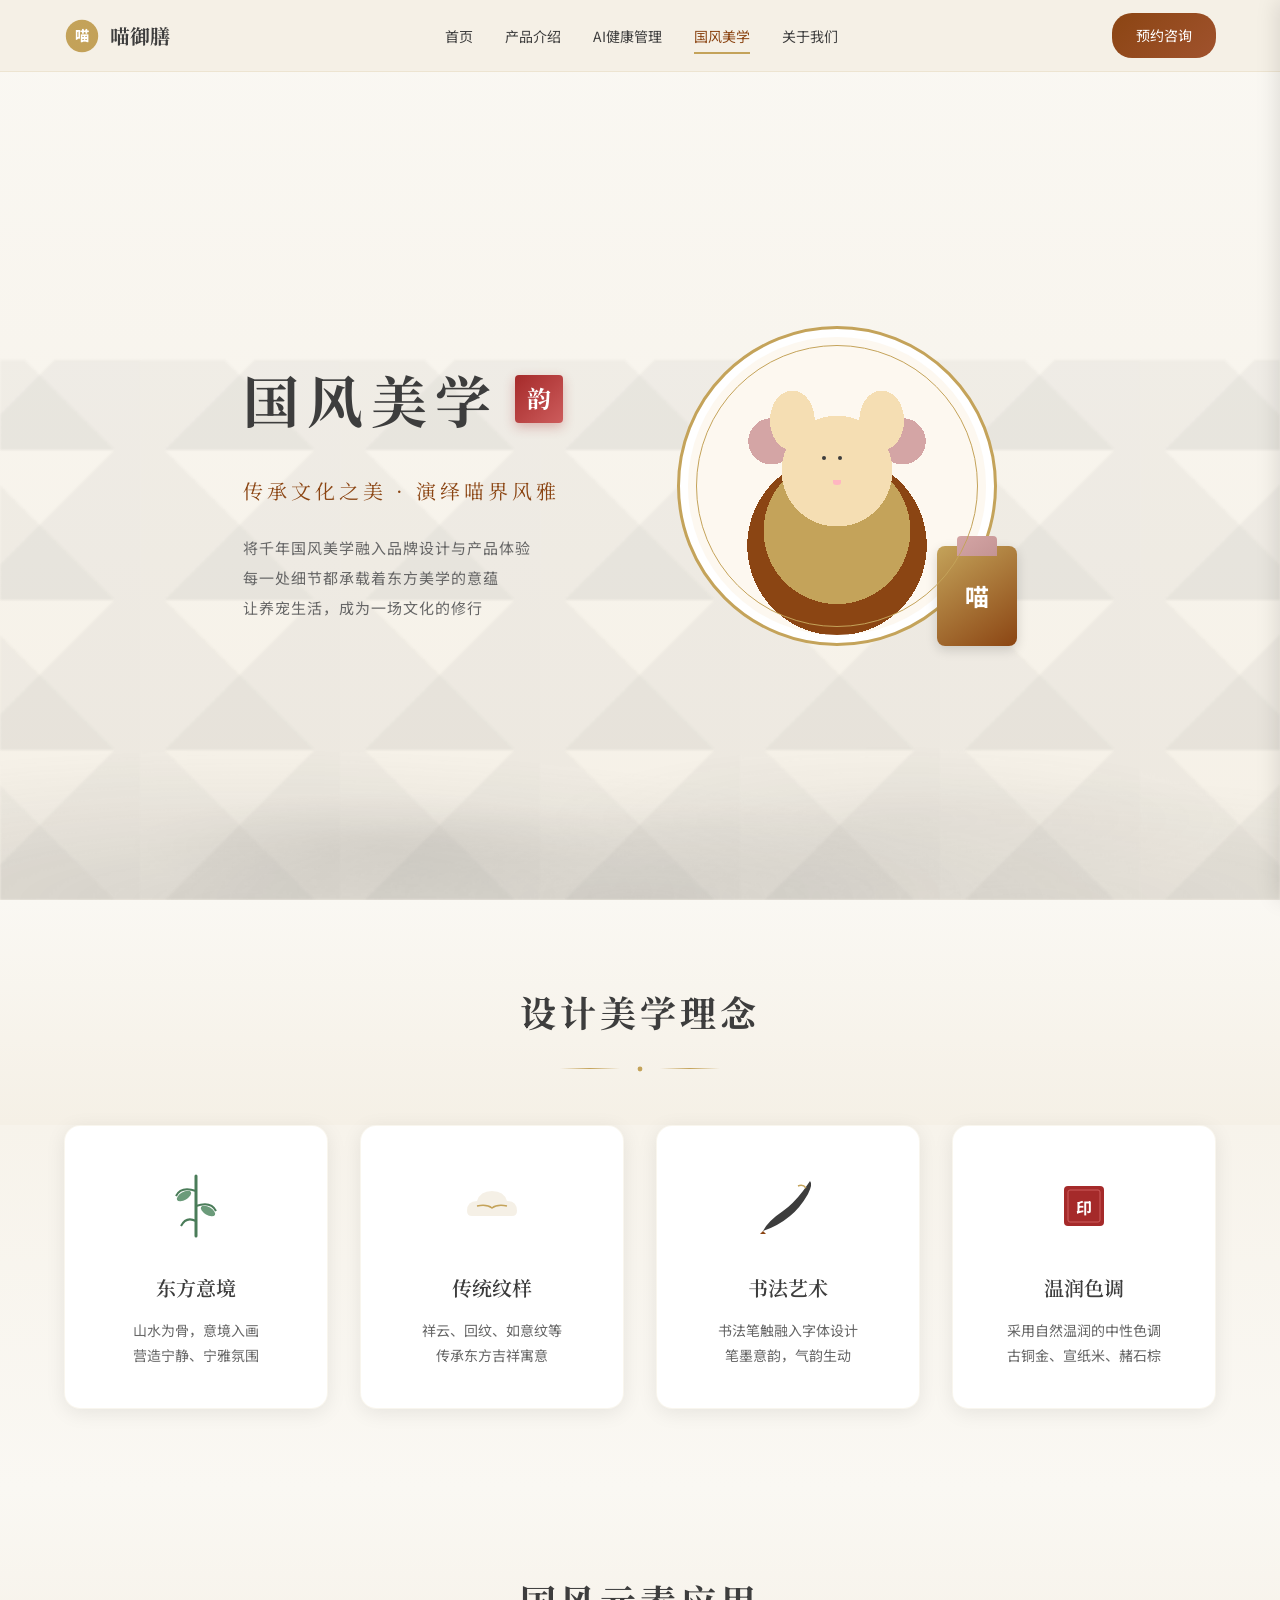
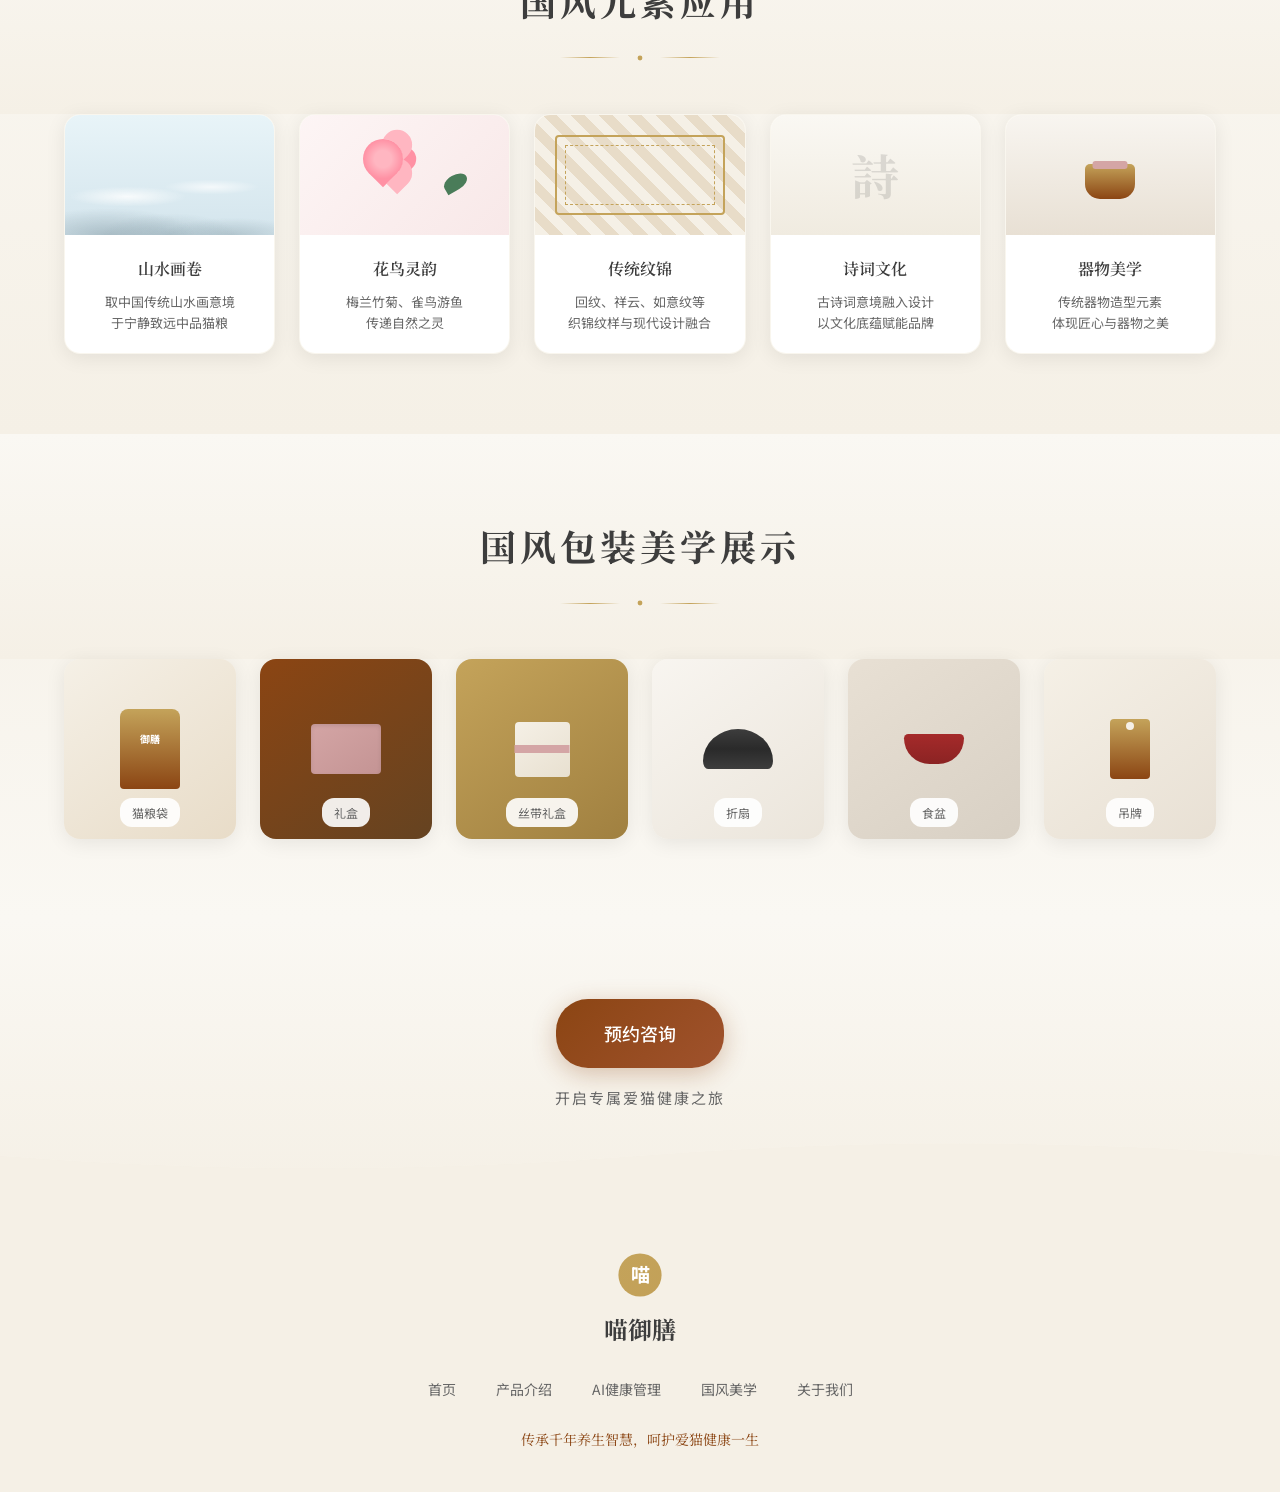
<file: aesthetics.html>
<!DOCTYPE html>
<html lang="zh-CN">
<head>
  <meta charset="UTF-8">
  <meta name="viewport" content="width=device-width, initial-scale=1.0">
  <title>国风美学 - 喵御膳</title>
  <link rel="preconnect" href="https://fonts.googleapis.com">
  <link rel="preconnect" href="https://fonts.gstatic.com" crossorigin>
  <link href="https://fonts.googleapis.com/css2?family=Noto+Sans+SC:wght@300;400;500;700&family=Noto+Serif+SC:wght@400;600;700&display=swap" rel="stylesheet">
  <link rel="stylesheet" href="css/main.css">
  <link rel="stylesheet" href="css/aesthetics.css">
</head>
<body>
  <nav class="navbar">
    <div class="container">
      <a href="index.html" class="logo">
        <div class="logo-icon">
          <svg viewBox="0 0 40 40" fill="none">
            <circle cx="20" cy="20" r="18" fill="url(#logoGrad)"/>
            <text x="20" y="26" text-anchor="middle" fill="white" font-size="16" font-weight="bold">喵</text>
            <defs>
              <linearGradient id="logoGrad" x1="0" y1="0" x2="40" y2="40">
                <stop offset="0%" stop-color="#C4A35A"/>
                <stop offset="100%" stop-color="#8B4513"/>
              </linearGradient>
            </defs>
          </svg>
        </div>
        <div class="logo-text">喵御膳</div>
      </a>
      <ul class="nav-links">
        <li><a href="index.html">首页</a></li>
        <li><a href="products.html">产品介绍</a></li>
        <li><a href="ai-health.html">AI健康管理</a></li>
        <li><a href="aesthetics.html" class="active">国风美学</a></li>
        <li><a href="about.html">关于我们</a></li>
      </ul>
      <a href="#contact" class="nav-cta">预约咨询</a>
      <button class="menu-toggle" aria-label="打开菜单">
        <span></span>
        <span></span>
        <span></span>
      </button>
    </div>
  </nav>

  <section class="aesthetics-hero">
    <div class="hero-bg">
      <div class="ink-mountains"></div>
    </div>
    <div class="container">
      <div class="hero-content">
        <div class="hero-text">
          <h1 class="hero-title">
            <span class="title-main">国风美学</span>
            <span class="title-seal">韵</span>
          </h1>
          <p class="hero-subtitle">传承文化之美 · 演绎喵界风雅</p>
          <p class="hero-desc">将千年国风美学融入品牌设计与产品体验<br>每一处细节都承载着东方美学的意蕴<br>让养宠生活，成为一场文化的修行</p>
        </div>
        <div class="hero-visual">
          <div class="window-frame">
            <div class="cat-art"></div>
          </div>
          <div class="product-float"></div>
        </div>
      </div>
    </div>
  </section>

  <section class="design-philosophy">
    <div class="section-header">
      <h2>设计美学理念</h2>
      <div class="header-deco">
        <span></span>
        <svg viewBox="0 0 20 20" fill="#C4A35A"><circle cx="10" cy="10" r="3"/></svg>
        <span></span>
      </div>
    </div>
    <div class="container">
      <div class="philosophy-grid">
        <div class="philosophy-card">
          <div class="philosophy-icon icon-bamboo">
            <svg viewBox="0 0 80 80" fill="none">
              <path d="M40 10 L40 70" stroke="#4A7C59" stroke-width="3" stroke-linecap="round"/>
              <path d="M40 25 Q25 20 20 30" stroke="#4A7C59" stroke-width="2" fill="none"/>
              <path d="M40 40 Q55 35 60 45" stroke="#4A7C59" stroke-width="2" fill="none"/>
              <path d="M40 55 Q30 50 25 60" stroke="#4A7C59" stroke-width="2" fill="none"/>
              <ellipse cx="28" cy="30" rx="8" ry="4" fill="#6B9B7A" transform="rotate(-30 28 30)"/>
              <ellipse cx="52" cy="45" rx="8" ry="4" fill="#6B9B7A" transform="rotate(30 52 45)"/>
            </svg>
          </div>
          <h3>东方意境</h3>
          <p>山水为骨，意境入画<br>营造宁静、宁雅氛围</p>
        </div>
        <div class="philosophy-card">
          <div class="philosophy-icon icon-cloud">
            <svg viewBox="0 0 80 80" fill="none">
              <path d="M20 50 Q15 50 15 45 Q15 35 25 35 Q28 25 40 25 Q52 25 55 35 Q65 35 65 45 Q65 50 60 50 Z" fill="url(#cloudGrad)"/>
              <path d="M25 40 Q35 38 40 42 Q45 38 55 40" stroke="#C4A35A" stroke-width="1.5" fill="none"/>
              <defs>
                <linearGradient id="cloudGrad" x1="15" y1="25" x2="65" y2="50">
                  <stop offset="0%" stop-color="#F5F0E6"/>
                  <stop offset="100%" stop-color="#E8DCC8"/>
                </linearGradient>
              </defs>
            </svg>
          </div>
          <h3>传统纹样</h3>
          <p>祥云、回纹、如意纹等<br>传承东方吉祥寓意</p>
        </div>
        <div class="philosophy-card">
          <div class="philosophy-icon icon-brush">
            <svg viewBox="0 0 80 80" fill="none">
              <path d="M15 65 Q20 55 35 45 Q45 38 55 25 Q60 18 62 15 Q65 18 60 28 Q52 42 42 50 Q30 60 15 65" fill="#3D3D3D"/>
              <path d="M15 65 L12 68 L18 68 Z" fill="#8B4513"/>
              <path d="M50 20 Q55 18 58 22" stroke="#C4A35A" stroke-width="1.5" fill="none"/>
            </svg>
          </div>
          <h3>书法艺术</h3>
          <p>书法笔触融入字体设计<br>笔墨意韵，气韵生动</p>
        </div>
        <div class="philosophy-card">
          <div class="philosophy-icon icon-seal">
            <svg viewBox="0 0 80 80" fill="none">
              <rect x="20" y="20" width="40" height="40" rx="4" fill="#A52A2A"/>
              <rect x="24" y="24" width="32" height="32" rx="2" fill="none" stroke="#CD5C5C" stroke-width="1"/>
              <text x="40" y="48" text-anchor="middle" fill="white" font-size="16" font-weight="bold">印</text>
            </svg>
          </div>
          <h3>温润色调</h3>
          <p>采用自然温润的中性色调<br>古铜金、宣纸米、赭石棕</p>
        </div>
      </div>
    </div>
  </section>

  <section class="elements-app">
    <div class="section-header">
      <h2>国风元素应用</h2>
      <div class="header-deco">
        <span></span>
        <svg viewBox="0 0 20 20" fill="#C4A35A"><circle cx="10" cy="10" r="3"/></svg>
        <span></span>
      </div>
    </div>
    <div class="container">
      <div class="elements-grid">
        <div class="element-card">
          <div class="element-visual element-mountain"></div>
          <h3>山水画卷</h3>
          <p>取中国传统山水画意境<br>于宁静致远中品猫粮</p>
        </div>
        <div class="element-card">
          <div class="element-visual element-flower"></div>
          <h3>花鸟灵韵</h3>
          <p>梅兰竹菊、雀鸟游鱼<br>传递自然之灵</p>
        </div>
        <div class="element-card">
          <div class="element-visual element-pattern"></div>
          <h3>传统纹锦</h3>
          <p>回纹、祥云、如意纹等<br>织锦纹样与现代设计融合</p>
        </div>
        <div class="element-card">
          <div class="element-visual element-poem"></div>
          <h3>诗词文化</h3>
          <p>古诗词意境融入设计<br>以文化底蕴赋能品牌</p>
        </div>
        <div class="element-card">
          <div class="element-visual element-vessel"></div>
          <h3>器物美学</h3>
          <p>传统器物造型元素<br>体现匠心与器物之美</p>
        </div>
      </div>
    </div>
  </section>

  <section class="packaging-show">
    <div class="section-header">
      <h2>国风包装美学展示</h2>
      <div class="header-deco">
        <span></span>
        <svg viewBox="0 0 20 20" fill="#C4A35A"><circle cx="10" cy="10" r="3"/></svg>
        <span></span>
      </div>
    </div>
    <div class="container">
      <div class="packaging-grid">
        <div class="packaging-card pack-bag">
          <div class="pack-label">猫粮袋</div>
        </div>
        <div class="packaging-card pack-box">
          <div class="pack-label">礼盒</div>
        </div>
        <div class="packaging-card pack-gift">
          <div class="pack-label">丝带礼盒</div>
        </div>
        <div class="packaging-card pack-fan">
          <div class="pack-label">折扇</div>
        </div>
        <div class="packaging-card pack-bowl">
          <div class="pack-label">食盆</div>
        </div>
        <div class="packaging-card pack-tag">
          <div class="pack-label">吊牌</div>
        </div>
      </div>
    </div>
  </section>

  <section class="cta-section" id="contact">
    <div class="container">
      <a href="#" class="cta-button">预约咨询</a>
      <p class="cta-subtitle">开启专属爱猫健康之旅</p>
    </div>
  </section>

  <footer class="footer">
    <div class="footer-deco">
      <svg viewBox="0 0 1440 100" preserveAspectRatio="none">
        <path d="M0 30 Q360 80 720 30 T1440 30 V100 H0 Z" fill="#F5F0E6"/>
      </svg>
    </div>
    <div class="container">
      <div class="footer-logo">
        <div class="logo-icon small">
          <svg viewBox="0 0 40 40" fill="none">
            <circle cx="20" cy="20" r="18" fill="url(#logoGradFooter)"/>
            <text x="20" y="26" text-anchor="middle" fill="white" font-size="16" font-weight="bold">喵</text>
            <defs>
              <linearGradient id="logoGradFooter" x1="0" y1="0" x2="40" y2="40">
                <stop offset="0%" stop-color="#C4A35A"/>
                <stop offset="100%" stop-color="#8B4513"/>
              </linearGradient>
            </defs>
          </svg>
        </div>
        <div class="logo-text-footer">喵御膳</div>
      </div>
      <ul class="footer-links">
        <li><a href="index.html">首页</a></li>
        <li><a href="products.html">产品介绍</a></li>
        <li><a href="ai-health.html">AI健康管理</a></li>
        <li><a href="aesthetics.html">国风美学</a></li>
        <li><a href="about.html">关于我们</a></li>
      </ul>
      <p class="footer-copy">传承千年养生智慧，呵护爱猫健康一生</p>
    </div>
  </footer>

  <div class="sidebar-overlay"></div>
  <aside class="sidebar">
    <button class="sidebar-close" aria-label="关闭菜单">
      <svg viewBox="0 0 24 24" fill="none" stroke="currentColor" stroke-width="2">
        <path d="M18 6L6 18M6 6l12 12"/>
      </svg>
    </button>
    <nav class="sidebar-nav">
      <a href="index.html">首页</a>
      <a href="products.html">产品介绍</a>
      <a href="ai-health.html">AI健康管理</a>
      <a href="aesthetics.html" class="active">国风美学</a>
      <a href="about.html">关于我们</a>
      <a href="#contact" class="sidebar-cta">预约咨询</a>
    </nav>
  </aside>

  <script src="js/main.js"></script>
</body>
</html>
</file>
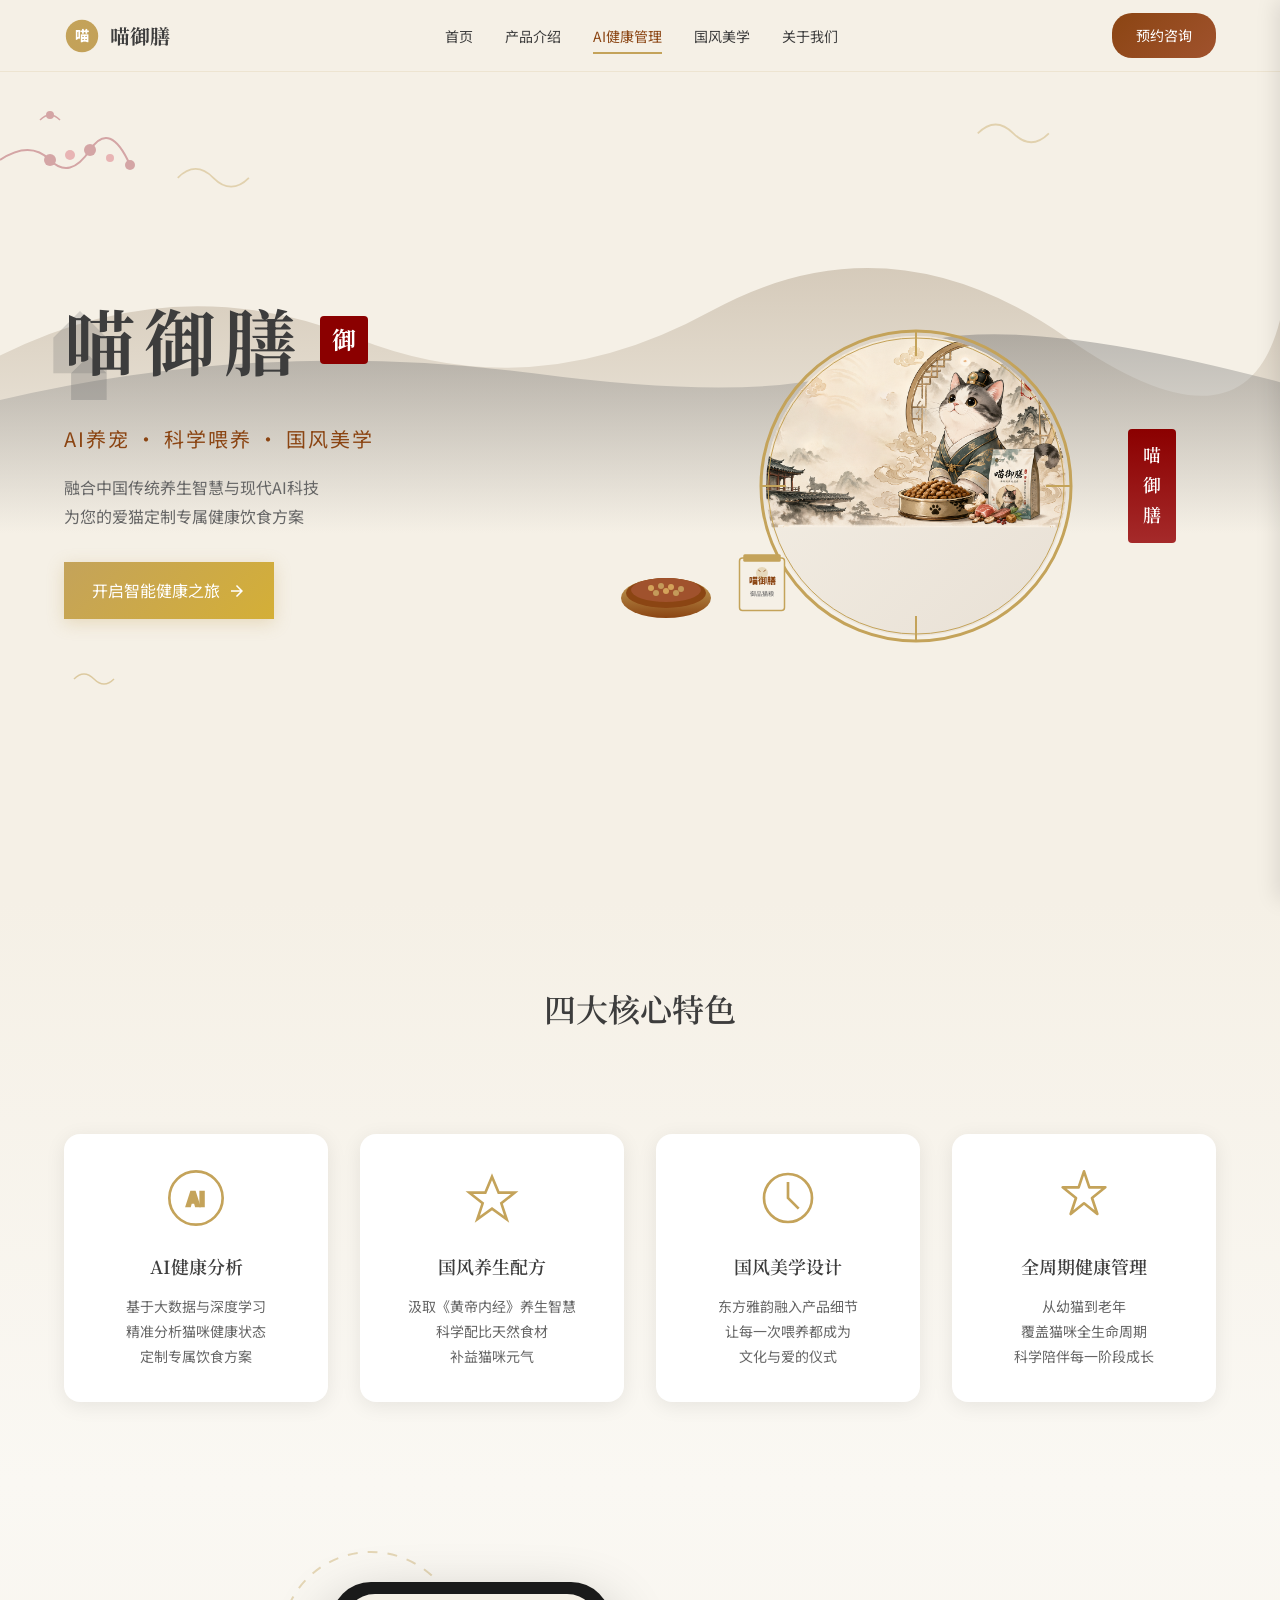
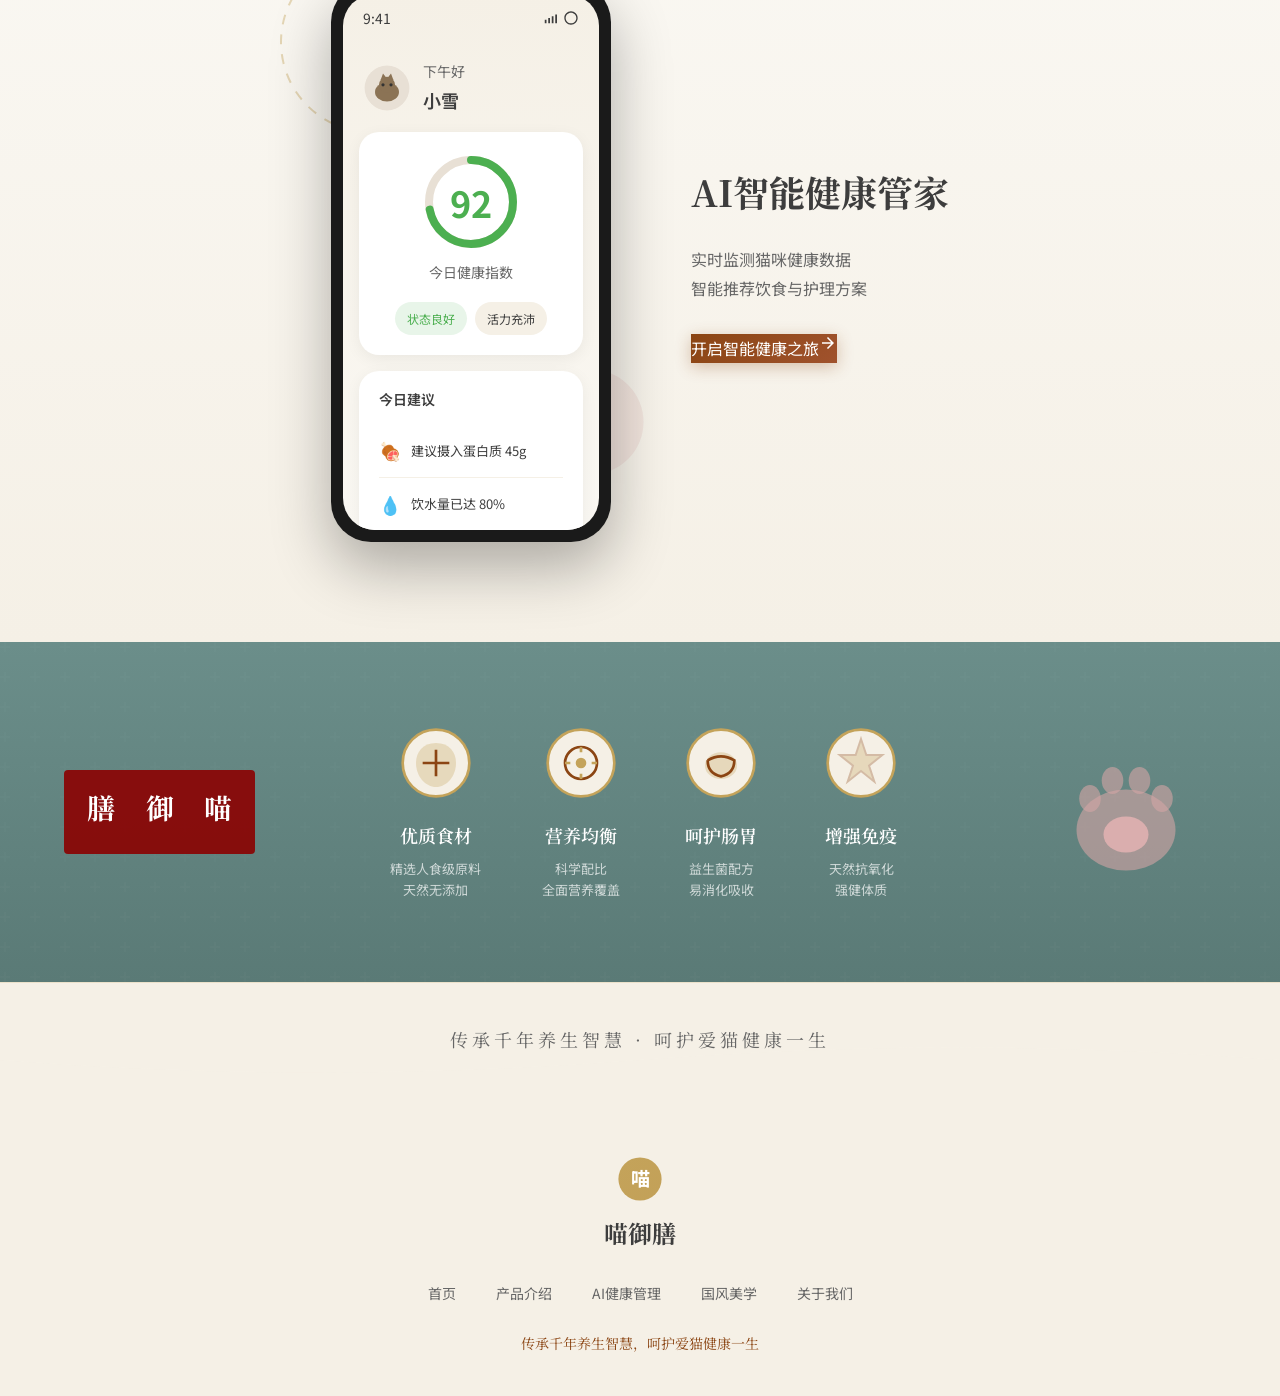
<file: ai-health.html>
<!DOCTYPE html>
<html lang="zh-CN">
<head>
  <meta charset="UTF-8">
  <meta name="viewport" content="width=device-width, initial-scale=1.0">
  <title>AI健康管理 - 喵御膳</title>
  <meta name="description" content="喵御膳AI智能健康管家，基于大数据与深度学习，实时监测猫咪健康数据，智能推荐饮食与护理方案。传承千年养生智慧，呵护爱猫健康一生。">
  <link rel="preconnect" href="https://fonts.googleapis.com">
  <link rel="preconnect" href="https://fonts.gstatic.com" crossorigin>
  <link href="https://fonts.googleapis.com/css2?family=Noto+Sans+SC:wght@300;400;500;700&family=Noto+Serif+SC:wght@400;600;700&family=Playfair+Display:wght@400;600;700&display=swap" rel="stylesheet">
  <link rel="stylesheet" href="css/main.css">
  <link rel="stylesheet" href="css/ai-health.css">
</head>
<body>
  <!-- 导航栏 -->
  <nav class="navbar">
    <div class="container">
      <a href="index.html" class="logo">
        <div class="logo-icon">
          <svg viewBox="0 0 40 40" fill="none">
            <circle cx="20" cy="20" r="18" fill="url(#logoGrad)"/>
            <text x="20" y="26" text-anchor="middle" fill="white" font-size="16" font-weight="bold">喵</text>
            <defs>
              <linearGradient id="logoGrad" x1="0" y1="0" x2="40" y2="40">
                <stop offset="0%" stop-color="#C4A35A"/>
                <stop offset="100%" stop-color="#8B4513"/>
              </linearGradient>
            </defs>
          </svg>
        </div>
        <div class="logo-text">喵御膳</div>
      </a>
      <ul class="nav-links">
        <li><a href="index.html">首页</a></li>
        <li><a href="products.html">产品介绍</a></li>
        <li><a href="ai-health.html" class="active">AI健康管理</a></li>
        <li><a href="aesthetics.html">国风美学</a></li>
        <li><a href="about.html">关于我们</a></li>
      </ul>
      <a href="#contact" class="nav-cta">预约咨询</a>
      <button class="menu-toggle" aria-label="打开菜单">
        <span></span>
        <span></span>
        <span></span>
      </button>
    </div>
  </nav>

  <!-- Hero区域 -->
  <section class="hero ai-hero">
    <!-- 梅花装饰 - 左上角 -->
    <div class="deco-plum-tl">
      <svg viewBox="0 0 200 150" fill="none">
        <path d="M0 80 Q30 60 50 80 T90 70 T130 85" stroke="#D4A5A5" stroke-width="2" fill="none"/>
        <circle cx="50" cy="80" r="6" fill="#D4A5A5"/>
        <circle cx="70" cy="75" r="5" fill="#E8B4B4"/>
        <circle cx="90" cy="70" r="6" fill="#D4A5A5"/>
        <circle cx="110" cy="78" r="4" fill="#E8B4B4"/>
        <circle cx="130" cy="85" r="5" fill="#D4A5A5"/>
        <path d="M40 40 Q50 30 60 40" stroke="#D4A5A5" stroke-width="1.5" fill="none"/>
        <circle cx="50" cy="35" r="4" fill="#D4A5A5"/>
      </svg>
    </div>

    <!-- 水墨山水背景 -->
    <div class="hero-bg">
      <svg viewBox="0 0 1440 600" preserveAspectRatio="xMidYMid slice" fill="none">
        <!-- 远山 -->
        <path d="M0 400 Q200 300 400 380 T800 350 T1200 380 T1440 360 V600 H0 Z" fill="url(#mountain1)" opacity="0.3"/>
        <path d="M0 450 Q300 380 600 420 T1000 400 T1440 430 V600 H0 Z" fill="url(#mountain2)" opacity="0.4"/>
        <!-- 中式建筑剪影 -->
        <path d="M80 420 L100 400 L120 420 V450 H80 Z" fill="#6B6B6B" opacity="0.3"/>
        <path d="M60 380 L90 350 L120 380 V420 H60 Z" fill="#6B6B6B" opacity="0.25"/>
        <!-- 祥云 -->
        <path d="M200 200 Q220 180 240 200 T280 200" stroke="#C4A35A" stroke-width="2" fill="none" opacity="0.4"/>
        <path d="M1100 150 Q1120 130 1140 150 T1180 150" stroke="#C4A35A" stroke-width="2" fill="none" opacity="0.4"/>
        <defs>
          <linearGradient id="mountain1" x1="0" y1="0" x2="0" y2="1">
            <stop offset="0%" stop-color="#8B7355"/>
            <stop offset="100%" stop-color="#F5F0E6"/>
          </linearGradient>
          <linearGradient id="mountain2" x1="0" y1="0" x2="0" y2="1">
            <stop offset="0%" stop-color="#6B6B6B"/>
            <stop offset="100%" stop-color="#F5F0E6"/>
          </linearGradient>
        </defs>
      </svg>
    </div>

    <div class="container">
      <div class="hero-content">
        <!-- 左侧文字 -->
        <div class="hero-text">
          <h1 class="hero-title">
            <span class="title-main">喵御膳</span>
            <span class="title-seal">御</span>
          </h1>
          <p class="hero-subtitle">AI养宠 · 科学喂养 · 国风美学</p>
          <p class="hero-desc">融合中国传统养生智慧与现代AI科技<br>为您的爱猫定制专属健康饮食方案</p>
          <a href="#ai-butler" class="btn-gold hero-cta">
            <span>开启智能健康之旅</span>
            <svg viewBox="0 0 24 24" fill="currentColor" width="18" height="18">
              <path d="M12 4l-1.41 1.41L16.17 11H4v2h12.17l-5.58 5.59L12 20l8-8z"/>
            </svg>
          </a>
          <!-- 祥云装饰 -->
          <div class="deco-cloud">
            <svg viewBox="0 0 60 30" fill="none">
              <path d="M10 20 Q20 10 30 20 T50 20" stroke="#C4A35A" stroke-width="1.5" fill="none" opacity="0.5"/>
            </svg>
          </div>
        </div>

        <!-- 右侧猫咪与产品 -->
        <div class="hero-visual">
          <!-- 圆形窗格 -->
          <div class="window-frame">
            <div class="window-inner">
              <img src="assets/images/hero-cat-bg.png" alt="汉服猫咪" class="hero-cat">
            </div>
            <!-- 窗格装饰 -->
            <svg class="window-deco" viewBox="0 0 320 320" fill="none">
              <circle cx="160" cy="160" r="155" stroke="#C4A35A" stroke-width="3"/>
              <circle cx="160" cy="160" r="148" stroke="#C4A35A" stroke-width="1"/>
              <!-- 回纹装饰 -->
              <path d="M160 5 V30 M160 290 V315 M5 160 H30 M290 160 H315" stroke="#C4A35A" stroke-width="2"/>
            </svg>
          </div>
          <!-- 品牌竖条 -->
          <div class="brand-ribbon">
            <span>喵</span>
            <span>御</span>
            <span>膳</span>
          </div>
          <!-- 产品展示 -->
          <div class="product-showcase">
            <div class="food-bowl">
              <svg viewBox="0 0 100 60" fill="none">
                <ellipse cx="50" cy="40" rx="45" ry="20" fill="url(#bowlGrad)"/>
                <ellipse cx="50" cy="35" rx="40" ry="15" fill="#8B4513"/>
                <ellipse cx="50" cy="32" rx="35" ry="12" fill="#A0522D"/>
                <!-- 猫粮颗粒 -->
                <circle cx="35" cy="30" r="3" fill="#D4A35A"/>
                <circle cx="45" cy="28" r="3" fill="#C49A5A"/>
                <circle cx="55" cy="29" r="3" fill="#D4A35A"/>
                <circle cx="65" cy="31" r="3" fill="#C49A5A"/>
                <circle cx="40" cy="35" r="3" fill="#C49A5A"/>
                <circle cx="50" cy="33" r="3" fill="#D4A35A"/>
                <circle cx="60" cy="35" r="3" fill="#C49A5A"/>
                <defs>
                  <linearGradient id="bowlGrad" x1="0" y1="0" x2="0" y2="1">
                    <stop offset="0%" stop-color="#C4A35A"/>
                    <stop offset="100%" stop-color="#8B4513"/>
                  </linearGradient>
                </defs>
              </svg>
            </div>
            <div class="product-pack">
              <svg viewBox="0 0 80 100" fill="none">
                <rect x="10" y="20" width="60" height="70" rx="4" fill="#F5F0E6" stroke="#C4A35A" stroke-width="2"/>
                <rect x="15" y="15" width="50" height="10" rx="2" fill="#C4A35A"/>
                <text x="40" y="55" text-anchor="middle" fill="#8B4513" font-size="12" font-weight="bold">喵御膳</text>
                <text x="40" y="70" text-anchor="middle" fill="#666" font-size="8">御品猫粮</text>
                <!-- 猫咪简笔画 -->
                <circle cx="40" cy="40" r="8" fill="#C4A35A" opacity="0.3"/>
                <path d="M35 36 L38 38 M45 36 L42 38" stroke="#8B4513" stroke-width="1"/>
              </svg>
            </div>
          </div>
        </div>
      </div>
    </div>
  </section>

  <!-- 四大核心特色 -->
  <section class="features-section">
    <div class="container">
      <div class="section-header">
        <div class="header-deco">
          <svg viewBox="0 0 20 20" fill="#C4A35A">
            <circle cx="10" cy="10" r="3"/>
          </svg>
        </div>
        <h2 class="section-title">四大核心特色</h2>
        <div class="header-deco">
          <svg viewBox="0 0 20 20" fill="#C4A35A">
            <circle cx="10" cy="10" r="3"/>
          </svg>
        </div>
      </div>

      <div class="features-grid">
        <div class="feature-card">
          <div class="feature-icon">
            <svg viewBox="0 0 48 48" fill="none" stroke="#C4A35A" stroke-width="2">
              <circle cx="24" cy="24" r="20"/>
              <text x="24" y="30" text-anchor="middle" fill="#C4A35A" font-size="14" font-weight="bold">AI</text>
            </svg>
          </div>
          <h3>AI健康分析</h3>
          <p>基于大数据与深度学习<br>精准分析猫咪健康状态<br>定制专属饮食方案</p>
        </div>
        <div class="feature-card">
          <div class="feature-icon">
            <svg viewBox="0 0 48 48" fill="none" stroke="#C4A35A" stroke-width="2">
              <path d="M24 8 L29 20 H41 L31 28 L35 40 L24 32 L13 40 L17 28 L7 20 H19 Z"/>
            </svg>
          </div>
          <h3>国风养生配方</h3>
          <p>汲取《黄帝内经》养生智慧<br>科学配比天然食材<br>补益猫咪元气</p>
        </div>
        <div class="feature-card">
          <div class="feature-icon">
            <svg viewBox="0 0 48 48" fill="none" stroke="#C4A35A" stroke-width="2">
              <circle cx="24" cy="24" r="18"/>
              <path d="M24 12 V24 L32 32"/>
            </svg>
          </div>
          <h3>国风美学设计</h3>
          <p>东方雅韵融入产品细节<br>让每一次喂养都成为<br>文化与爱的仪式</p>
        </div>
        <div class="feature-card">
          <div class="feature-icon">
            <svg viewBox="0 0 48 48" fill="none" stroke="#C4A35A" stroke-width="2">
              <path d="M24 4 L28 16 H40 L30 24 L34 36 L24 28 L14 36 L18 24 L8 16 H20 Z" stroke-linejoin="round"/>
            </svg>
          </div>
          <h3>全周期健康管理</h3>
          <p>从幼猫到老年<br>覆盖猫咪全生命周期<br>科学陪伴每一阶段成长</p>
        </div>
      </div>
    </div>
  </section>

  <!-- AI智能健康管家 -->
  <section class="ai-butler" id="ai-butler">
    <div class="container">
      <div class="ai-content">
        <!-- 左侧手机展示 -->
        <div class="phone-showcase">
          <div class="phone-frame">
            <div class="phone-screen">
              <!-- 手机顶部状态栏 -->
              <div class="phone-status">
                <span>9:41</span>
                <div class="status-icons">
                  <svg viewBox="0 0 16 16" fill="currentColor" width="14" height="14">
                    <path d="M2 10h2v4H2zm4-2h2v6H6zm4-2h2v8h-2zm4-2h2v10h-2z"/>
                  </svg>
                  <svg viewBox="0 0 24 24" fill="currentColor" width="16" height="16">
                    <path d="M12 2C6.48 2 2 6.48 2 12s4.48 10 10 10 10-4.48 10-10S17.52 2 12 2zm0 18c-4.41 0-8-3.59-8-8s3.59-8 8-8 8 3.59 8 8-3.59 8-8 8z"/>
                  </svg>
                </div>
              </div>

              <!-- 用户信息 -->
              <div class="phone-user">
                <div class="user-avatar">
                  <svg viewBox="0 0 60 60" fill="none">
                    <circle cx="30" cy="30" r="28" fill="#E8E0D5"/>
                    <!-- 猫咪头像 -->
                    <ellipse cx="30" cy="35" rx="15" ry="12" fill="#8B7355"/>
                    <circle cx="30" cy="26" r="10" fill="#8B7355"/>
                    <path d="M22 20 L25 12 L30 18 L35 12 L38 20" fill="#8B7355"/>
                    <circle cx="25" cy="26" r="2" fill="#333"/>
                    <circle cx="35" cy="26" r="2" fill="#333"/>
                  </svg>
                </div>
                <div class="user-info">
                  <span class="greeting">下午好</span>
                  <span class="username">小雪</span>
                </div>
              </div>

              <!-- 健康分数卡片 -->
              <div class="health-score-card">
                <div class="score-main">
                  <div class="score-circle">
                    <svg viewBox="0 0 100 100" fill="none">
                      <circle cx="50" cy="50" r="42" stroke="#E8E0D5" stroke-width="8"/>
                      <circle cx="50" cy="50" r="42" stroke="#4CAF50" stroke-width="8" stroke-linecap="round" stroke-dasharray="220" stroke-dashoffset="30" transform="rotate(-90 50 50)"/>
                    </svg>
                    <div class="score-number">92</div>
                  </div>
                  <div class="score-label">今日健康指数</div>
                </div>
                <div class="health-tags">
                  <span class="tag good">状态良好</span>
                  <span class="tag">活力充沛</span>
                </div>
              </div>

              <!-- 今日建议 -->
              <div class="suggestion-card">
                <h4>今日建议</h4>
                <div class="suggestion-item">
                  <span class="s-icon">🍖</span>
                  <span>建议摄入蛋白质 45g</span>
                </div>
                <div class="suggestion-item">
                  <span class="s-icon">💧</span>
                  <span>饮水量已达 80%</span>
                </div>
                <div class="suggestion-item">
                  <span class="s-icon">🏃</span>
                  <span>运动量适中</span>
                </div>
              </div>

              <!-- 底部导航 -->
              <div class="phone-nav">
                <div class="nav-item active">
                  <svg viewBox="0 0 24 24" fill="currentColor" width="20" height="20">
                    <path d="M10 20v-6h4v6h5v-8h3L12 3 2 12h3v8z"/>
                  </svg>
                  <span>首页</span>
                </div>
                <div class="nav-item">
                  <svg viewBox="0 0 24 24" fill="currentColor" width="20" height="20">
                    <path d="M19 3H5c-1.1 0-2 .9-2 2v14c0 1.1.9 2 2 2h14c1.1 0 2-.9 2-2V5c0-1.1-.9-2-2-2zm-5 14H7v-2h7v2zm3-4H7v-2h10v2zm0-4H7V7h10v2z"/>
                  </svg>
                  <span>报告</span>
                </div>
                <div class="nav-item">
                  <svg viewBox="0 0 24 24" fill="currentColor" width="20" height="20">
                    <path d="M12 2C6.48 2 2 6.48 2 12s4.48 10 10 10 10-4.48 10-10S17.52 2 12 2zm0 3c1.66 0 3 1.34 3 3s-1.34 3-3 3-3-1.34-3-3 1.34-3 3-3zm0 14.2c-2.5 0-4.71-1.28-6-3.22.03-1.99 4-3.08 6-3.08 1.99 0 5.97 1.09 6 3.08-1.29 1.94-3.5 3.22-6 3.22z"/>
                  </svg>
                  <span>我的</span>
                </div>
              </div>
            </div>
          </div>
          <!-- 装饰元素 -->
          <div class="phone-deco deco-1">
            <svg viewBox="0 0 100 100" fill="none">
              <circle cx="50" cy="50" r="45" stroke="#C4A35A" stroke-width="1" stroke-dasharray="5,5" opacity="0.4"/>
            </svg>
          </div>
          <div class="phone-deco deco-2">
            <svg viewBox="0 0 80 80" fill="none">
              <circle cx="40" cy="40" r="35" fill="#D4A5A5" opacity="0.2"/>
            </svg>
          </div>
        </div>

        <!-- 右侧文字说明 -->
        <div class="ai-intro">
          <h2 class="ai-title">AI智能健康管家</h2>
          <p class="ai-desc">实时监测猫咪健康数据<br>智能推荐饮食与护理方案</p>
          <a href="#" class="btn-primary ai-cta">
            <span>开启智能健康之旅</span>
            <svg viewBox="0 0 24 24" fill="currentColor" width="18" height="18">
              <path d="M12 4l-1.41 1.41L16.17 11H4v2h12.17l-5.58 5.59L12 20l8-8z"/>
            </svg>
          </a>
        </div>
      </div>
    </div>
  </section>

  <!-- 品牌功能区 -->
  <section class="brand-features">
    <div class="container">
      <div class="brand-content">
        <!-- 品牌名称 -->
        <div class="brand-name-vertical">
          <span>喵</span>
          <span>御</span>
          <span>膳</span>
        </div>

        <!-- 功能图标区 -->
        <div class="features-icons">
          <div class="icon-item">
            <div class="icon-circle-large">
              <svg viewBox="0 0 60 60" fill="none">
                <circle cx="30" cy="30" r="25" fill="#F5F0E6" stroke="#C4A35A" stroke-width="2"/>
                <!-- 优质食材图标 -->
                <path d="M30 15 C20 15 15 22 15 30 C15 40 22 48 30 48 C38 48 45 40 45 30 C45 22 40 15 30 15 Z" fill="#C4A35A" opacity="0.3"/>
                <path d="M30 20 L30 40 M20 30 L40 30" stroke="#8B4513" stroke-width="2"/>
              </svg>
            </div>
            <span class="icon-label">优质食材</span>
            <span class="icon-sub">精选人食级原料<br>天然无添加</span>
          </div>

          <div class="icon-item">
            <div class="icon-circle-large">
              <svg viewBox="0 0 60 60" fill="none">
                <circle cx="30" cy="30" r="25" fill="#F5F0E6" stroke="#C4A35A" stroke-width="2"/>
                <!-- 营养均衡图标 -->
                <circle cx="30" cy="30" r="12" fill="none" stroke="#8B4513" stroke-width="2"/>
                <path d="M30 18 L30 22 M42 30 L38 30 M30 42 L30 38 M18 30 L22 30" stroke="#C4A35A" stroke-width="2"/>
                <circle cx="30" cy="30" r="4" fill="#C4A35A"/>
              </svg>
            </div>
            <span class="icon-label">营养均衡</span>
            <span class="icon-sub">科学配比<br>全面营养覆盖</span>
          </div>

          <div class="icon-item">
            <div class="icon-circle-large">
              <svg viewBox="0 0 60 60" fill="none">
                <circle cx="30" cy="30" r="25" fill="#F5F0E6" stroke="#C4A35A" stroke-width="2"/>
                <!-- 呵护肠胃图标 -->
                <ellipse cx="30" cy="32" rx="12" ry="10" fill="#C4A35A" opacity="0.3"/>
                <path d="M20 28 Q30 22 40 28 Q40 38 30 40 Q20 38 20 28" stroke="#8B4513" stroke-width="2" fill="none"/>
              </svg>
            </div>
            <span class="icon-label">呵护肠胃</span>
            <span class="icon-sub">益生菌配方<br>易消化吸收</span>
          </div>

          <div class="icon-item">
            <div class="icon-circle-large">
              <svg viewBox="0 0 60 60" fill="none">
                <circle cx="30" cy="30" r="25" fill="#F5F0E6" stroke="#C4A35A" stroke-width="2"/>
                <!-- 增强免疫图标 -->
                <path d="M30 12 L34 24 L46 24 L36 32 L40 44 L30 36 L20 44 L24 32 L14 24 L26 24 Z" fill="#C4A35A" opacity="0.3" stroke="#8B4513" stroke-width="1.5"/>
              </svg>
            </div>
            <span class="icon-label">增强免疫</span>
            <span class="icon-sub">天然抗氧化<br>强健体质</span>
          </div>
        </div>

        <!-- 猫爪装饰 -->
        <div class="paw-decoration">
          <svg viewBox="0 0 200 200" fill="none">
            <!-- 猫爪主体 -->
            <ellipse cx="100" cy="120" rx="55" ry="45" fill="#D4A5A5" opacity="0.6"/>
            <!-- 肉垫 -->
            <ellipse cx="100" cy="125" rx="25" ry="20" fill="#E8B4B4" opacity="0.8"/>
            <!-- 脚趾 -->
            <ellipse cx="60" cy="85" rx="12" ry="15" fill="#D4A5A5" opacity="0.6"/>
            <ellipse cx="85" cy="65" rx="12" ry="15" fill="#D4A5A5" opacity="0.6"/>
            <ellipse cx="115" cy="65" rx="12" ry="15" fill="#D4A5A5" opacity="0.6"/>
            <ellipse cx="140" cy="85" rx="12" ry="15" fill="#D4A5A5" opacity="0.6"/>
          </svg>
        </div>
      </div>
    </div>
  </section>

  <!-- Slogan区域 -->
  <section class="slogan-section">
    <div class="container">
      <p class="slogan-text">传承千年养生智慧 · 呵护爱猫健康一生</p>
    </div>
  </section>

  <!-- 页脚 -->
  <footer class="footer">
    <div class="footer-deco">
      <svg viewBox="0 0 1440 100" preserveAspectRatio="none">
        <path d="M0 30 Q360 80 720 30 T1440 30 V100 H0 Z" fill="#F5F0E6"/>
      </svg>
    </div>
    <div class="container">
      <div class="footer-logo">
        <div class="logo-icon small">
          <svg viewBox="0 0 40 40" fill="none">
            <circle cx="20" cy="20" r="18" fill="url(#logoGradFooter)"/>
            <text x="20" y="26" text-anchor="middle" fill="white" font-size="16" font-weight="bold">喵</text>
            <defs>
              <linearGradient id="logoGradFooter" x1="0" y1="0" x2="40" y2="40">
                <stop offset="0%" stop-color="#C4A35A"/>
                <stop offset="100%" stop-color="#8B4513"/>
              </linearGradient>
            </defs>
          </svg>
        </div>
        <div class="logo-text-footer">喵御膳</div>
      </div>
      <ul class="footer-links">
        <li><a href="index.html">首页</a></li>
        <li><a href="products.html">产品介绍</a></li>
        <li><a href="ai-health.html">AI健康管理</a></li>
        <li><a href="aesthetics.html">国风美学</a></li>
        <li><a href="about.html">关于我们</a></li>
      </ul>
      <p class="footer-copy">传承千年养生智慧，呵护爱猫健康一生</p>
    </div>
  </footer>

  <div class="sidebar-overlay"></div>
  <aside class="sidebar">
    <button class="sidebar-close" aria-label="关闭菜单">
      <svg viewBox="0 0 24 24" fill="none" stroke="currentColor" stroke-width="2">
        <path d="M18 6L6 18M6 6l12 12"/>
      </svg>
    </button>
    <nav class="sidebar-nav">
      <a href="index.html">首页</a>
      <a href="products.html">产品介绍</a>
      <a href="ai-health.html" class="active">AI健康管理</a>
      <a href="aesthetics.html">国风美学</a>
      <a href="about.html">关于我们</a>
      <a href="#contact" class="sidebar-cta">预约咨询</a>
    </nav>
  </aside>

  <script src="js/main.js"></script>
</body>
</html>
</file>
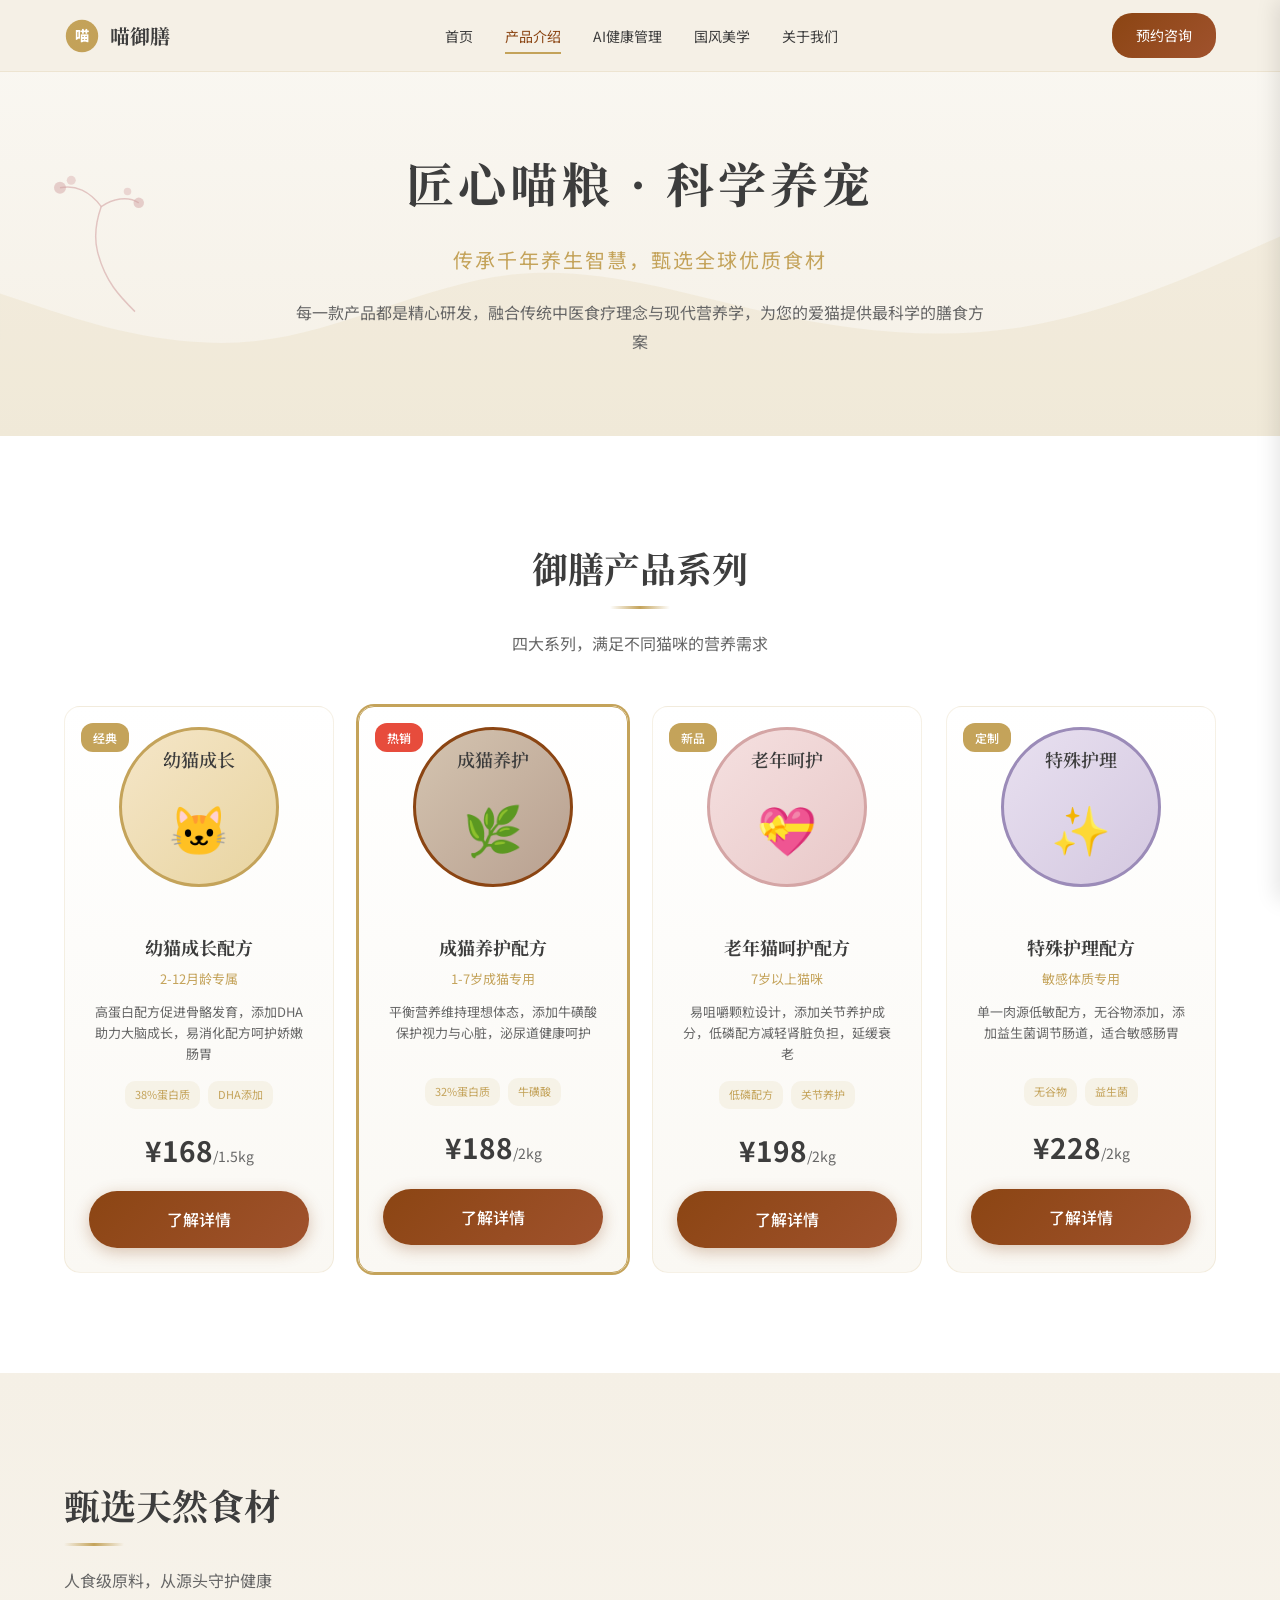
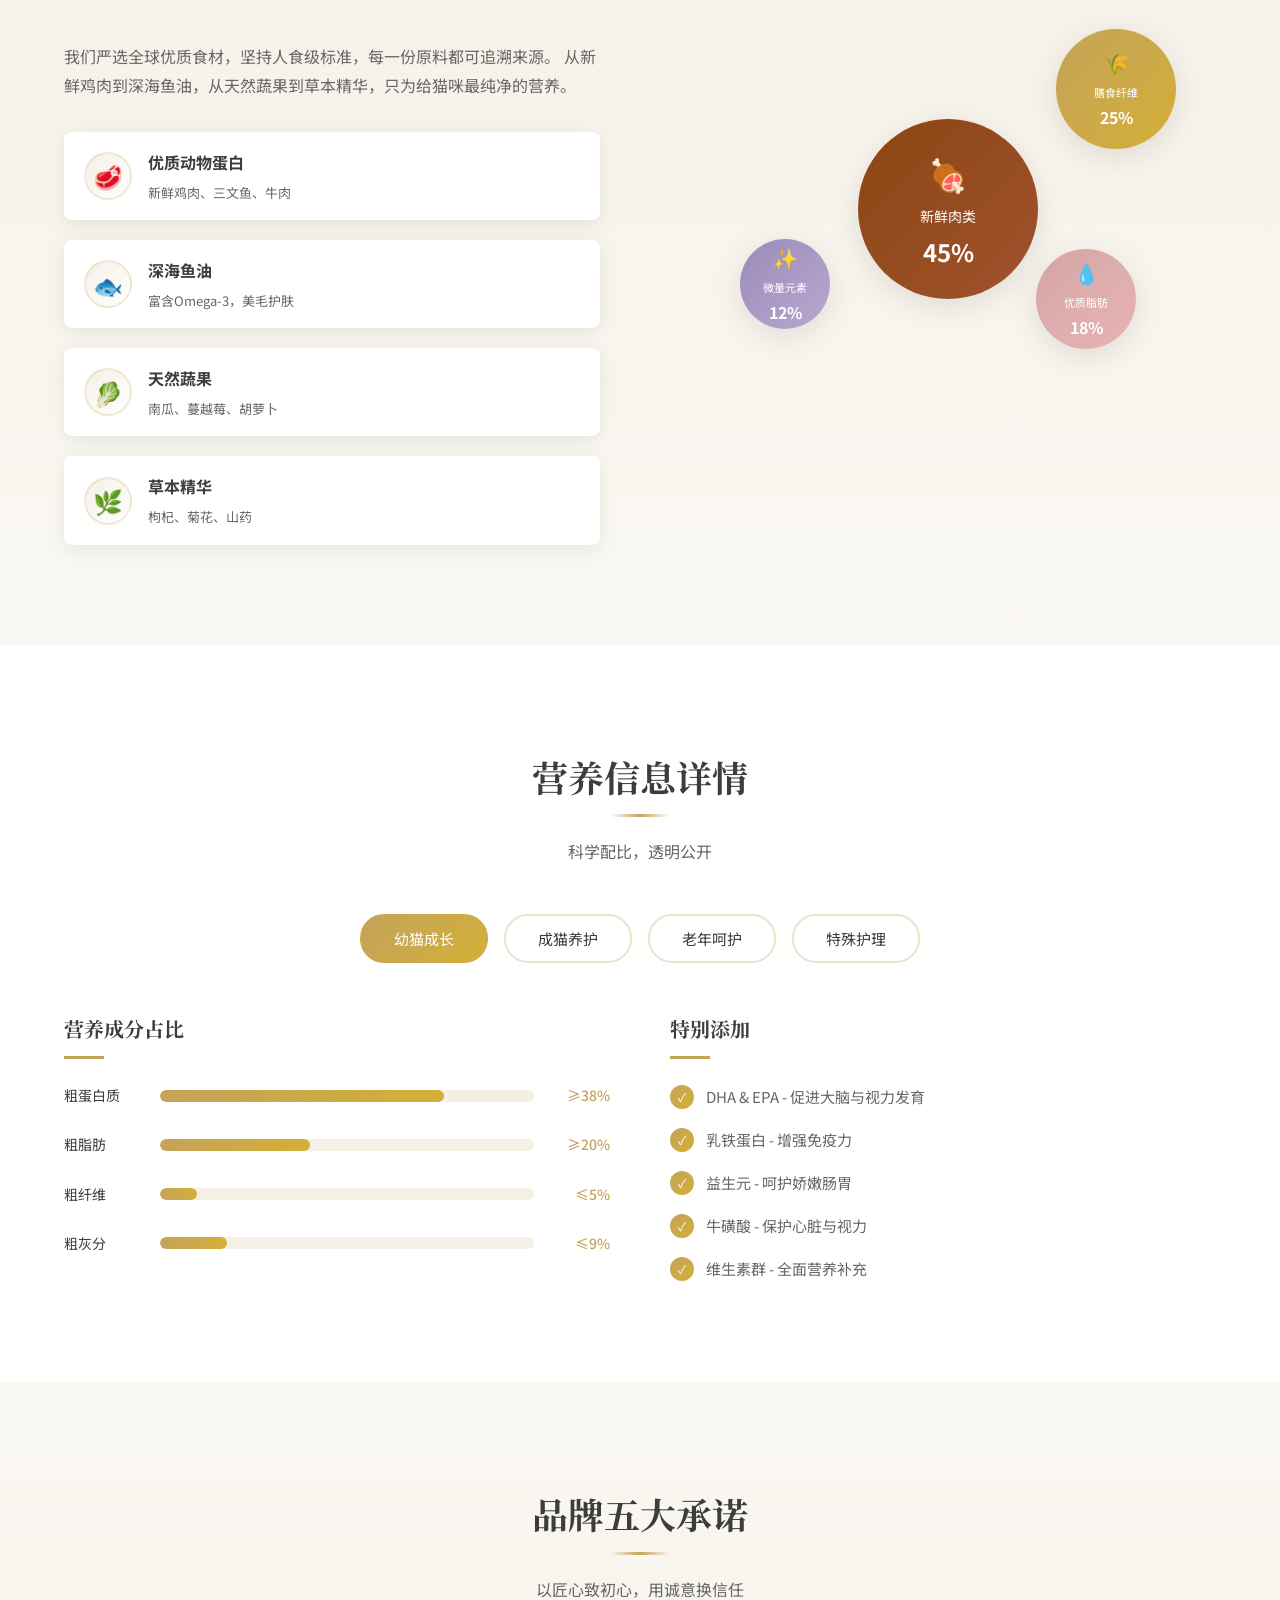
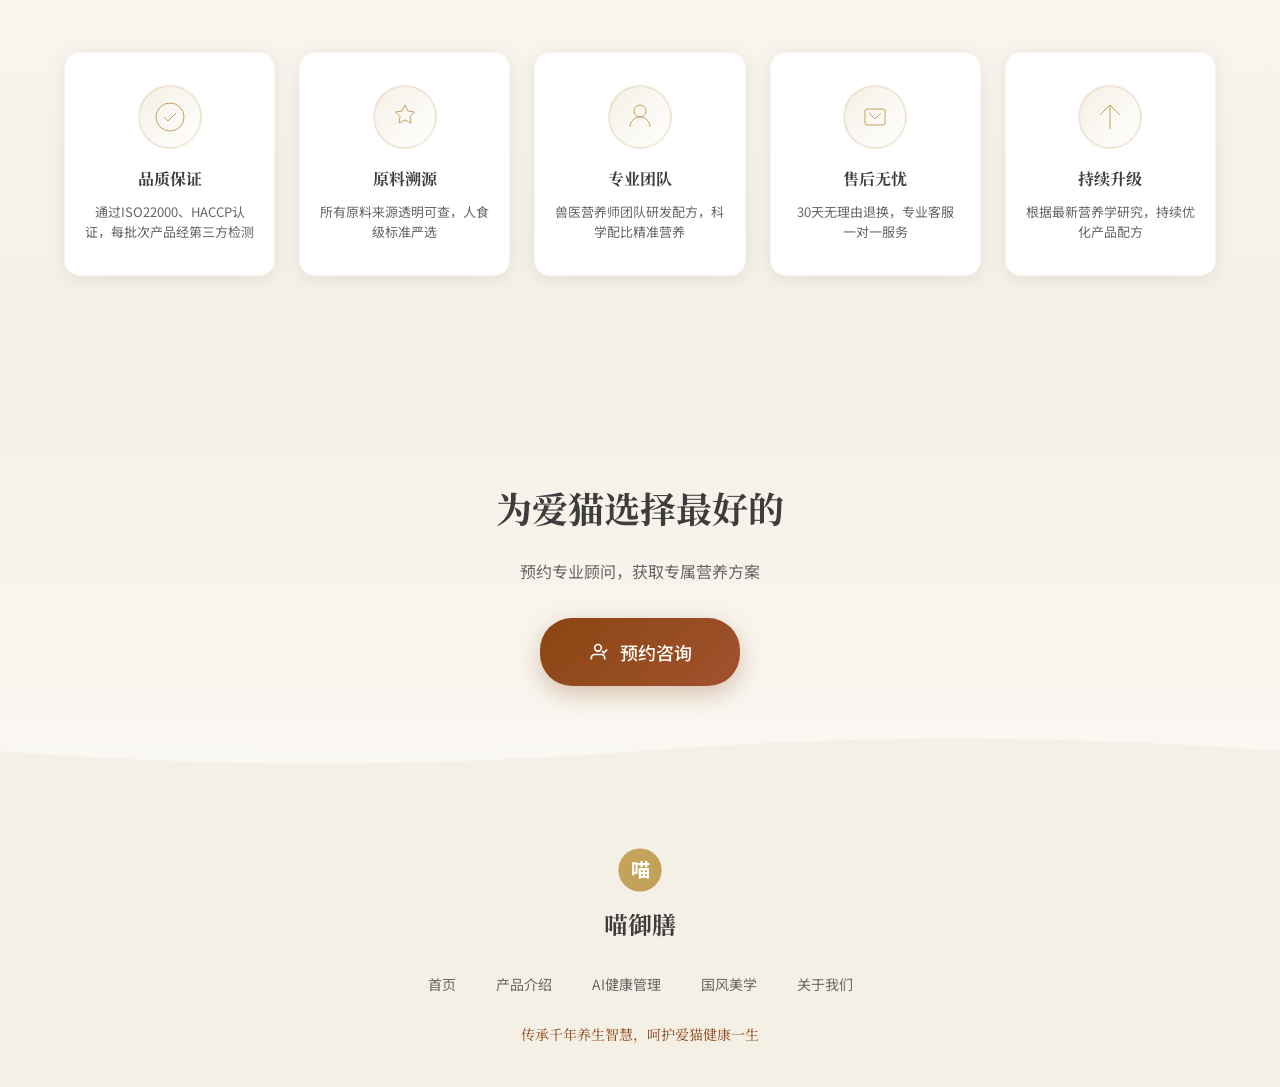
<file: products.html>
<!DOCTYPE html>
<html lang="zh-CN">
<head>
  <meta charset="UTF-8">
  <meta name="viewport" content="width=device-width, initial-scale=1.0">
  <title>产品介绍 - 喵御膳 | 匠心喵粮 科学养宠</title>
  <meta name="description" content="喵御膳匠心打造四大系列猫粮，精选天然食材，融合国风养生智慧，为不同需求的猫咪提供专业营养方案。">
  <link rel="preconnect" href="https://fonts.googleapis.com">
  <link rel="preconnect" href="https://fonts.gstatic.com" crossorigin>
  <link href="https://fonts.googleapis.com/css2?family=Noto+Sans+SC:wght@300;400;500;700&family=Noto+Serif+SC:wght@400;600;700&family=Playfair+Display:wght@400;600;700&display=swap" rel="stylesheet">
  <link rel="stylesheet" href="css/main.css">
  <link rel="stylesheet" href="css/products.css">
</head>
<body>
  <!-- 导航栏 -->
  <nav class="navbar">
    <div class="container">
      <a href="index.html" class="logo">
        <div class="logo-icon">
          <svg viewBox="0 0 40 40" fill="none">
            <circle cx="20" cy="20" r="18" fill="url(#logoGrad)"/>
            <text x="20" y="26" text-anchor="middle" fill="white" font-size="16" font-weight="bold">喵</text>
            <defs>
              <linearGradient id="logoGrad" x1="0" y1="0" x2="40" y2="40">
                <stop offset="0%" stop-color="#C4A35A"/>
                <stop offset="100%" stop-color="#8B4513"/>
              </linearGradient>
            </defs>
          </svg>
        </div>
        <div class="logo-text">喵御膳</div>
      </a>
      <ul class="nav-links">
        <li><a href="index.html">首页</a></li>
        <li><a href="products.html" class="active">产品介绍</a></li>
        <li><a href="ai-health.html">AI健康管理</a></li>
        <li><a href="aesthetics.html">国风美学</a></li>
        <li><a href="about.html">关于我们</a></li>
      </ul>
      <a href="#contact" class="nav-cta">预约咨询</a>
      <button class="menu-toggle" aria-label="打开菜单">
        <span></span>
        <span></span>
        <span></span>
      </button>
    </div>
  </nav>

  <!-- 页面标题区 -->
  <section class="page-hero">
    <div class="page-hero-bg">
      <div class="mountain-silhouette"></div>
    </div>
    <div class="container">
      <div class="page-hero-content">
        <h1 class="page-title">匠心喵粮 · 科学养宠</h1>
        <p class="page-subtitle">传承千年养生智慧，甄选全球优质食材</p>
        <p class="page-desc">每一款产品都是精心研发，融合传统中医食疗理念与现代营养学，为您的爱猫提供最科学的膳食方案</p>
      </div>
    </div>
    <!-- 装饰梅花 -->
    <div class="deco-plum-left">
      <svg viewBox="0 0 200 300" fill="none" xmlns="http://www.w3.org/2000/svg">
        <path d="M180 280C160 260 140 240 130 200C125 180 128 160 135 140" stroke="#D4A5A5" stroke-width="2" fill="none" opacity="0.6"/>
        <path d="M135 140C120 120 100 110 80 115" stroke="#D4A5A5" stroke-width="2" fill="none" opacity="0.6"/>
        <path d="M135 140C150 130 170 125 185 135" stroke="#D4A5A5" stroke-width="2" fill="none" opacity="0.6"/>
        <circle cx="80" cy="115" r="8" fill="#D4A5A5" opacity="0.5"/>
        <circle cx="95" cy="105" r="6" fill="#D4A5A5" opacity="0.4"/>
        <circle cx="185" cy="135" r="7" fill="#D4A5A5" opacity="0.5"/>
        <circle cx="170" cy="120" r="5" fill="#D4A5A5" opacity="0.4"/>
      </svg>
    </div>
  </section>

  <!-- 产品系列 -->
  <section class="products-section">
    <div class="container">
      <div class="section-title">
        <h2>御膳产品系列</h2>
        <p>四大系列，满足不同猫咪的营养需求</p>
      </div>
      <div class="products-grid">
        <!-- 产品1 -->
        <div class="product-card">
          <div class="product-tag">经典</div>
          <div class="product-image">
            <div class="product-placeholder gold">
              <span>幼猫成长</span>
              <div class="product-deco">🐱</div>
            </div>
          </div>
          <div class="product-info">
            <h3>幼猫成长配方</h3>
            <p class="product-subtitle">2-12月龄专属</p>
            <p class="product-desc">高蛋白配方促进骨骼发育，添加DHA助力大脑成长，易消化配方呵护娇嫩肠胃</p>
            <div class="product-features">
              <span class="feature-tag">38%蛋白质</span>
              <span class="feature-tag">DHA添加</span>
            </div>
            <div class="product-price">¥168<span>/1.5kg</span></div>
            <a href="#" class="btn btn-primary product-btn">了解详情</a>
          </div>
        </div>

        <!-- 产品2 -->
        <div class="product-card featured">
          <div class="product-tag hot">热销</div>
          <div class="product-image">
            <div class="product-placeholder brown">
              <span>成猫养护</span>
              <div class="product-deco">🌿</div>
            </div>
          </div>
          <div class="product-info">
            <h3>成猫养护配方</h3>
            <p class="product-subtitle">1-7岁成猫专用</p>
            <p class="product-desc">平衡营养维持理想体态，添加牛磺酸保护视力与心脏，泌尿道健康呵护</p>
            <div class="product-features">
              <span class="feature-tag">32%蛋白质</span>
              <span class="feature-tag">牛磺酸</span>
            </div>
            <div class="product-price">¥188<span>/2kg</span></div>
            <a href="#" class="btn btn-primary product-btn">了解详情</a>
          </div>
        </div>

        <!-- 产品3 -->
        <div class="product-card">
          <div class="product-tag">新品</div>
          <div class="product-image">
            <div class="product-placeholder pink">
              <span>老年呵护</span>
              <div class="product-deco">💝</div>
            </div>
          </div>
          <div class="product-info">
            <h3>老年猫呵护配方</h3>
            <p class="product-subtitle">7岁以上猫咪</p>
            <p class="product-desc">易咀嚼颗粒设计，添加关节养护成分，低磷配方减轻肾脏负担，延缓衰老</p>
            <div class="product-features">
              <span class="feature-tag">低磷配方</span>
              <span class="feature-tag">关节养护</span>
            </div>
            <div class="product-price">¥198<span>/2kg</span></div>
            <a href="#" class="btn btn-primary product-btn">了解详情</a>
          </div>
        </div>

        <!-- 产品4 -->
        <div class="product-card">
          <div class="product-tag">定制</div>
          <div class="product-image">
            <div class="product-placeholder purple">
              <span>特殊护理</span>
              <div class="product-deco">✨</div>
            </div>
          </div>
          <div class="product-info">
            <h3>特殊护理配方</h3>
            <p class="product-subtitle">敏感体质专用</p>
            <p class="product-desc">单一肉源低敏配方，无谷物添加，添加益生菌调节肠道，适合敏感肠胃</p>
            <div class="product-features">
              <span class="feature-tag">无谷物</span>
              <span class="feature-tag">益生菌</span>
            </div>
            <div class="product-price">¥228<span>/2kg</span></div>
            <a href="#" class="btn btn-primary product-btn">了解详情</a>
          </div>
        </div>
      </div>
    </div>
  </section>

  <!-- 天然食材展示 -->
  <section class="ingredients-section">
    <div class="container">
      <div class="ingredients-content">
        <div class="ingredients-text">
          <div class="section-title">
            <h2>甄选天然食材</h2>
            <p>人食级原料，从源头守护健康</p>
          </div>
          <p class="ingredients-desc">
            我们严选全球优质食材，坚持人食级标准，每一份原料都可追溯来源。
            从新鲜鸡肉到深海鱼油，从天然蔬果到草本精华，只为给猫咪最纯净的营养。
          </p>
          <div class="ingredients-list">
            <div class="ingredient-item">
              <div class="ingredient-icon">🥩</div>
              <div class="ingredient-info">
                <h4>优质动物蛋白</h4>
                <p>新鲜鸡肉、三文鱼、牛肉</p>
              </div>
            </div>
            <div class="ingredient-item">
              <div class="ingredient-icon">🐟</div>
              <div class="ingredient-info">
                <h4>深海鱼油</h4>
                <p>富含Omega-3，美毛护肤</p>
              </div>
            </div>
            <div class="ingredient-item">
              <div class="ingredient-icon">🥬</div>
              <div class="ingredient-info">
                <h4>天然蔬果</h4>
                <p>南瓜、蔓越莓、胡萝卜</p>
              </div>
            </div>
            <div class="ingredient-item">
              <div class="ingredient-icon">🌿</div>
              <div class="ingredient-info">
                <h4>草本精华</h4>
                <p>枸杞、菊花、山药</p>
              </div>
            </div>
          </div>
        </div>
        <div class="ingredients-showcase">
          <div class="ingredient-circle main">
            <div class="circle-content">
              <span class="circle-icon">🍖</span>
              <span class="circle-text">新鲜肉类</span>
              <span class="circle-percent">45%</span>
            </div>
          </div>
          <div class="ingredient-circle sub-1">
            <div class="circle-content">
              <span class="circle-icon">🌾</span>
              <span class="circle-text">膳食纤维</span>
              <span class="circle-percent">25%</span>
            </div>
          </div>
          <div class="ingredient-circle sub-2">
            <div class="circle-content">
              <span class="circle-icon">💧</span>
              <span class="circle-text">优质脂肪</span>
              <span class="circle-percent">18%</span>
            </div>
          </div>
          <div class="ingredient-circle sub-3">
            <div class="circle-content">
              <span class="circle-icon">✨</span>
              <span class="circle-text">微量元素</span>
              <span class="circle-percent">12%</span>
            </div>
          </div>
        </div>
      </div>
    </div>
  </section>

  <!-- 产品信息详情 -->
  <section class="nutrition-section">
    <div class="container">
      <div class="section-title">
        <h2>营养信息详情</h2>
        <p>科学配比，透明公开</p>
      </div>
      <div class="nutrition-tabs">
        <button class="tab-btn active" data-tab="kitten">幼猫成长</button>
        <button class="tab-btn" data-tab="adult">成猫养护</button>
        <button class="tab-btn" data-tab="senior">老年呵护</button>
        <button class="tab-btn" data-tab="special">特殊护理</button>
      </div>
      <div class="nutrition-content">
        <div class="tab-panel active" id="kitten">
          <div class="nutrition-grid">
            <div class="nutrition-chart">
              <h3>营养成分占比</h3>
              <div class="nutrition-bars">
                <div class="nutrition-bar">
                  <span class="bar-label">粗蛋白质</span>
                  <div class="bar-track">
                    <div class="bar-fill" style="width: 76%"></div>
                  </div>
                  <span class="bar-value">≥38%</span>
                </div>
                <div class="nutrition-bar">
                  <span class="bar-label">粗脂肪</span>
                  <div class="bar-track">
                    <div class="bar-fill" style="width: 40%"></div>
                  </div>
                  <span class="bar-value">≥20%</span>
                </div>
                <div class="nutrition-bar">
                  <span class="bar-label">粗纤维</span>
                  <div class="bar-track">
                    <div class="bar-fill" style="width: 10%"></div>
                  </div>
                  <span class="bar-value">≤5%</span>
                </div>
                <div class="nutrition-bar">
                  <span class="bar-label">粗灰分</span>
                  <div class="bar-track">
                    <div class="bar-fill" style="width: 18%"></div>
                  </div>
                  <span class="bar-value">≤9%</span>
                </div>
              </div>
            </div>
            <div class="nutrition-details">
              <h3>特别添加</h3>
              <ul class="nutrition-list">
                <li><span class="check-icon">✓</span> DHA & EPA - 促进大脑与视力发育</li>
                <li><span class="check-icon">✓</span> 乳铁蛋白 - 增强免疫力</li>
                <li><span class="check-icon">✓</span> 益生元 - 呵护娇嫩肠胃</li>
                <li><span class="check-icon">✓</span> 牛磺酸 - 保护心脏与视力</li>
                <li><span class="check-icon">✓</span> 维生素群 - 全面营养补充</li>
              </ul>
            </div>
          </div>
        </div>
        <div class="tab-panel" id="adult">
          <div class="nutrition-grid">
            <div class="nutrition-chart">
              <h3>营养成分占比</h3>
              <div class="nutrition-bars">
                <div class="nutrition-bar">
                  <span class="bar-label">粗蛋白质</span>
                  <div class="bar-track">
                    <div class="bar-fill" style="width: 64%"></div>
                  </div>
                  <span class="bar-value">≥32%</span>
                </div>
                <div class="nutrition-bar">
                  <span class="bar-label">粗脂肪</span>
                  <div class="bar-track">
                    <div class="bar-fill" style="width: 32%"></div>
                  </div>
                  <span class="bar-value">≥16%</span>
                </div>
                <div class="nutrition-bar">
                  <span class="bar-label">粗纤维</span>
                  <div class="bar-track">
                    <div class="bar-fill" style="width: 10%"></div>
                  </div>
                  <span class="bar-value">≤5%</span>
                </div>
                <div class="nutrition-bar">
                  <span class="bar-label">粗灰分</span>
                  <div class="bar-track">
                    <div class="bar-fill" style="width: 18%"></div>
                  </div>
                  <span class="bar-value">≤9%</span>
                </div>
              </div>
            </div>
            <div class="nutrition-details">
              <h3>特别添加</h3>
              <ul class="nutrition-list">
                <li><span class="check-icon">✓</span> 牛磺酸 - 心脏与视力保护</li>
                <li><span class="check-icon">✓</span> 蔓越莓精华 - 泌尿道健康</li>
                <li><span class="check-icon">✓</span> Omega-3/6 - 美毛护肤</li>
                <li><span class="check-icon">✓</span> 益生菌 - 肠道健康</li>
                <li><span class="check-icon">✓</span> 车前子 - 化毛排毛</li>
              </ul>
            </div>
          </div>
        </div>
        <div class="tab-panel" id="senior">
          <div class="nutrition-grid">
            <div class="nutrition-chart">
              <h3>营养成分占比</h3>
              <div class="nutrition-bars">
                <div class="nutrition-bar">
                  <span class="bar-label">粗蛋白质</span>
                  <div class="bar-track">
                    <div class="bar-fill" style="width: 60%"></div>
                  </div>
                  <span class="bar-value">≥30%</span>
                </div>
                <div class="nutrition-bar">
                  <span class="bar-label">粗脂肪</span>
                  <div class="bar-track">
                    <div class="bar-fill" style="width: 24%"></div>
                  </div>
                  <span class="bar-value">≥12%</span>
                </div>
                <div class="nutrition-bar">
                  <span class="bar-label">粗纤维</span>
                  <div class="bar-track">
                    <div class="bar-fill" style="width: 16%"></div>
                  </div>
                  <span class="bar-value">≤8%</span>
                </div>
                <div class="nutrition-bar">
                  <span class="bar-label">粗灰分</span>
                  <div class="bar-track">
                    <div class="bar-fill" style="width: 14%"></div>
                  </div>
                  <span class="bar-value">≤7%</span>
                </div>
              </div>
            </div>
            <div class="nutrition-details">
              <h3>特别添加</h3>
              <ul class="nutrition-list">
                <li><span class="check-icon">✓</span> 葡萄糖胺 - 关节保护</li>
                <li><span class="check-icon">✓</span> 软骨素 - 关节润滑</li>
                <li><span class="check-icon">✓</span> 左旋肉碱 - 维持肌肉量</li>
                <li><span class="check-icon">✓</span> 低磷配方 - 肾脏呵护</li>
                <li><span class="check-icon">✓</span> 辅酶Q10 - 心脏支持</li>
              </ul>
            </div>
          </div>
        </div>
        <div class="tab-panel" id="special">
          <div class="nutrition-grid">
            <div class="nutrition-chart">
              <h3>营养成分占比</h3>
              <div class="nutrition-bars">
                <div class="nutrition-bar">
                  <span class="bar-label">粗蛋白质</span>
                  <div class="bar-track">
                    <div class="bar-fill" style="width: 64%"></div>
                  </div>
                  <span class="bar-value">≥32%</span>
                </div>
                <div class="nutrition-bar">
                  <span class="bar-label">粗脂肪</span>
                  <div class="bar-track">
                    <div class="bar-fill" style="width: 28%"></div>
                  </div>
                  <span class="bar-value">≥14%</span>
                </div>
                <div class="nutrition-bar">
                  <span class="bar-label">粗纤维</span>
                  <div class="bar-track">
                    <div class="bar-fill" style="width: 8%"></div>
                  </div>
                  <span class="bar-value">≤4%</span>
                </div>
                <div class="nutrition-bar">
                  <span class="bar-label">粗灰分</span>
                  <div class="bar-track">
                    <div class="bar-fill" style="width: 16%"></div>
                  </div>
                  <span class="bar-value">≤8%</span>
                </div>
              </div>
            </div>
            <div class="nutrition-details">
              <h3>特别添加</h3>
              <ul class="nutrition-list">
                <li><span class="check-icon">✓</span> 单一肉源 - 降低过敏风险</li>
                <li><span class="check-icon">✓</span> 无谷物 - 避免麸质敏感</li>
                <li><span class="check-icon">✓</span> 复合益生菌 - 肠道修复</li>
                <li><span class="check-icon">✓</span> 丝兰提取物 - 减少便臭</li>
                <li><span class="check-icon">✓</span> 消化酶 - 促进吸收</li>
              </ul>
            </div>
          </div>
        </div>
      </div>
    </div>
  </section>

  <!-- 品牌承诺 -->
  <section class="promises-section">
    <div class="container">
      <div class="section-title">
        <h2>品牌五大承诺</h2>
        <p>以匠心致初心，用诚意换信任</p>
      </div>
      <div class="promises-grid">
        <div class="promise-card">
          <div class="promise-icon">
            <svg viewBox="0 0 64 64" fill="none" stroke="currentColor" stroke-width="2">
              <circle cx="32" cy="32" r="28"/>
              <path d="M20 32l8 8 16-16"/>
            </svg>
          </div>
          <h3>品质保证</h3>
          <p>通过ISO22000、HACCP认证，每批次产品经第三方检测</p>
        </div>
        <div class="promise-card">
          <div class="promise-icon">
            <svg viewBox="0 0 64 64" fill="none" stroke="currentColor" stroke-width="2">
              <path d="M32 8l6 12 13 2-9 9 2 13-12-6-12 6 2-13-9-9 13-2z"/>
            </svg>
          </div>
          <h3>原料溯源</h3>
          <p>所有原料来源透明可查，人食级标准严选</p>
        </div>
        <div class="promise-card">
          <div class="promise-icon">
            <svg viewBox="0 0 64 64" fill="none" stroke="currentColor" stroke-width="2">
              <circle cx="32" cy="20" r="12"/>
              <path d="M12 52c0-11 9-20 20-20s20 9 20 20"/>
            </svg>
          </div>
          <h3>专业团队</h3>
          <p>兽医营养师团队研发配方，科学配比精准营养</p>
        </div>
        <div class="promise-card">
          <div class="promise-icon">
            <svg viewBox="0 0 64 64" fill="none" stroke="currentColor" stroke-width="2">
              <rect x="12" y="16" width="40" height="32" rx="4"/>
              <path d="M20 24l12 12 12-12"/>
            </svg>
          </div>
          <h3>售后无忧</h3>
          <p>30天无理由退换，专业客服一对一服务</p>
        </div>
        <div class="promise-card">
          <div class="promise-icon">
            <svg viewBox="0 0 64 64" fill="none" stroke="currentColor" stroke-width="2">
              <path d="M32 8v48M12 28l20-20 20 20"/>
            </svg>
          </div>
          <h3>持续升级</h3>
          <p>根据最新营养学研究，持续优化产品配方</p>
        </div>
      </div>
    </div>
  </section>

  <!-- CTA区域 -->
  <section class="cta-section" id="contact">
    <div class="container">
      <div class="cta-content">
        <h2>为爱猫选择最好的</h2>
        <p>预约专业顾问，获取专属营养方案</p>
        <a href="#" class="cta-button">
          <svg viewBox="0 0 24 24" fill="none" stroke="currentColor" stroke-width="2">
            <path d="M20 21v-2a4 4 0 00-4-4H8a4 4 0 00-4 4v2"/>
            <circle cx="12" cy="7" r="4"/>
            <path d="M17 11l2 2 4-4"/>
          </svg>
          预约咨询
        </a>
      </div>
    </div>
  </section>

  <!-- 页脚 -->
  <footer class="footer">
    <div class="footer-deco">
      <svg viewBox="0 0 1440 100" preserveAspectRatio="none">
        <path d="M0 30 Q360 80 720 30 T1440 30 V100 H0 Z" fill="#F5F0E6"/>
      </svg>
    </div>
    <div class="container">
      <div class="footer-logo">
        <div class="logo-icon small">
          <svg viewBox="0 0 40 40" fill="none">
            <circle cx="20" cy="20" r="18" fill="url(#logoGradFooter)"/>
            <text x="20" y="26" text-anchor="middle" fill="white" font-size="16" font-weight="bold">喵</text>
            <defs>
              <linearGradient id="logoGradFooter" x1="0" y1="0" x2="40" y2="40">
                <stop offset="0%" stop-color="#C4A35A"/>
                <stop offset="100%" stop-color="#8B4513"/>
              </linearGradient>
            </defs>
          </svg>
        </div>
        <div class="logo-text-footer">喵御膳</div>
      </div>
      <ul class="footer-links">
        <li><a href="index.html">首页</a></li>
        <li><a href="products.html">产品介绍</a></li>
        <li><a href="ai-health.html">AI健康管理</a></li>
        <li><a href="aesthetics.html">国风美学</a></li>
        <li><a href="about.html">关于我们</a></li>
      </ul>
      <p class="footer-copy">传承千年养生智慧，呵护爱猫健康一生</p>
    </div>
  </footer>

  <div class="sidebar-overlay"></div>
  <aside class="sidebar">
    <button class="sidebar-close" aria-label="关闭菜单">
      <svg viewBox="0 0 24 24" fill="none" stroke="currentColor" stroke-width="2">
        <path d="M18 6L6 18M6 6l12 12"/>
      </svg>
    </button>
    <nav class="sidebar-nav">
      <a href="index.html">首页</a>
      <a href="products.html" class="active">产品介绍</a>
      <a href="ai-health.html">AI健康管理</a>
      <a href="aesthetics.html">国风美学</a>
      <a href="about.html">关于我们</a>
      <a href="#contact" class="sidebar-cta">预约咨询</a>
    </nav>
  </aside>

  <script src="js/main.js"></script>
  <script src="js/products.js"></script>
</body>
</html>
</file>
<file: css/main.css>
/* 喵御膳 - 公共样式 */

/* CSS变量 */
:root {
  --color-primary: #C4A35A;
  --color-primary-dark: #A68A4A;
  --color-secondary: #8B4513;
  --color-bg: #F5F0E6;
  --color-bg-light: #FAF8F3;
  --color-text: #3D3D3D;
  --color-text-light: #666666;
  --color-accent: #D4A5A5;
  --color-ink: #6B6B6B;
  --color-cta: #8B0000;
  --shadow-soft: 0 4px 20px rgba(0, 0, 0, 0.08);
  --shadow-card: 0 8px 32px rgba(0, 0, 0, 0.1);
  --radius: 16px;
  --radius-sm: 8px;
}

/* 重置 */
* {
  margin: 0;
  padding: 0;
  box-sizing: border-box;
}

html {
  scroll-behavior: smooth;
}

body {
  font-family: 'Noto Sans SC', 'PingFang SC', 'Microsoft YaHei', sans-serif;
  background-color: var(--color-bg);
  color: var(--color-text);
  line-height: 1.8;
  overflow-x: hidden;
}

/* 字体导入 */
@import url('https://fonts.googleapis.com/css2?family=Noto+Sans+SC:wght@300;400;500;700&family=Noto+Serif+SC:wght@400;600;700&family=Playfair+Display:wght@400;600;700&display=swap');

/* 标题字体 */
h1, h2, h3, .title-serif {
  font-family: 'Noto Serif SC', serif;
}

/* 链接 */
a {
  text-decoration: none;
  color: inherit;
  transition: color 0.3s ease;
}

a:hover {
  color: var(--color-primary);
}

/* 图片 */
img {
  max-width: 100%;
  height: auto;
  display: block;
}

/* 容器 */
.container {
  max-width: 1200px;
  margin: 0 auto;
  padding: 0 24px;
}

/* 导航栏 */
.navbar {
  position: fixed;
  top: 0;
  left: 0;
  right: 0;
  height: 72px;
  background: rgba(245, 240, 230, 0.98);
  backdrop-filter: blur(10px);
  z-index: 1000;
  border-bottom: 1px solid rgba(196, 163, 90, 0.15);
}

.navbar .container {
  display: flex;
  align-items: center;
  justify-content: space-between;
  height: 100%;
}

.logo {
  display: flex;
  align-items: center;
  gap: 10px;
}

.logo-icon {
  width: 36px;
  height: 36px;
}

.logo-icon svg {
  width: 100%;
  height: 100%;
}

.logo-text {
  font-family: 'Noto Serif SC', serif;
  font-size: 20px;
  font-weight: 700;
  color: var(--color-text);
}

.nav-links {
  display: flex;
  gap: 32px;
  list-style: none;
}

.nav-links a {
  font-size: 14px;
  color: var(--color-text);
  position: relative;
  padding: 8px 0;
  transition: color 0.3s ease;
}

.nav-links a:hover,
.nav-links a.active {
  color: var(--color-secondary);
}

.nav-links a::after {
  content: '';
  position: absolute;
  bottom: 0;
  left: 0;
  width: 0;
  height: 2px;
  background: var(--color-primary);
  transition: width 0.3s ease;
}

.nav-links a:hover::after,
.nav-links a.active::after {
  width: 100%;
}

.nav-cta {
  background: linear-gradient(135deg, var(--color-secondary), #A0522D);
  color: white !important;
  padding: 10px 24px;
  border-radius: 20px;
  font-size: 14px;
  transition: all 0.3s ease;
}

.nav-cta:hover {
  transform: translateY(-2px);
  box-shadow: 0 4px 12px rgba(139, 69, 19, 0.3);
}

/* 按钮样式 */
.btn {
  display: inline-flex;
  align-items: center;
  gap: 8px;
  padding: 14px 32px;
  border-radius: 28px;
  font-size: 16px;
  font-weight: 500;
  cursor: pointer;
  transition: all 0.3s ease;
  border: none;
}

.btn-primary {
  background: linear-gradient(135deg, #8B4513, #A0522D);
  color: white;
  box-shadow: 0 4px 16px rgba(139, 69, 19, 0.3);
}

.btn-primary:hover {
  transform: translateY(-2px);
  box-shadow: 0 6px 20px rgba(139, 69, 19, 0.4);
  color: white;
}

.btn-gold {
  background: linear-gradient(135deg, var(--color-primary), #D4AF37);
  color: white;
  box-shadow: 0 4px 16px rgba(196, 163, 90, 0.3);
}

.btn-gold:hover {
  transform: translateY(-2px);
  box-shadow: 0 6px 20px rgba(196, 163, 90, 0.4);
  color: white;
}

/* 区块标题 */
.section-title {
  text-align: center;
  margin-bottom: 48px;
}

.section-title h2 {
  font-size: 36px;
  font-weight: 700;
  color: var(--color-text);
  margin-bottom: 12px;
  position: relative;
  display: inline-block;
}

.section-title h2::after {
  content: '';
  position: absolute;
  bottom: -8px;
  left: 50%;
  transform: translateX(-50%);
  width: 60px;
  height: 3px;
  background: linear-gradient(90deg, transparent, var(--color-primary), transparent);
}

.section-title p {
  font-size: 16px;
  color: var(--color-text-light);
  margin-top: 16px;
}

/* 装饰元素 */
.deco-plum {
  position: absolute;
  width: 120px;
  opacity: 0.6;
  pointer-events: none;
}

/* 卡片样式 */
.card {
  background: white;
  border-radius: var(--radius);
  padding: 32px;
  box-shadow: var(--shadow-card);
  transition: transform 0.3s ease, box-shadow 0.3s ease;
}

.card:hover {
  transform: translateY(-4px);
  box-shadow: 0 12px 40px rgba(0, 0, 0, 0.12);
}

/* 图标圆圈 */
.icon-circle {
  width: 64px;
  height: 64px;
  border-radius: 50%;
  background: linear-gradient(135deg, var(--color-bg), white);
  display: flex;
  align-items: center;
  justify-content: center;
  margin-bottom: 16px;
  border: 2px solid rgba(196, 163, 90, 0.3);
}

.icon-circle svg {
  width: 28px;
  height: 28px;
  color: var(--color-primary);
}

/* 页脚 */
.footer {
  background: #F5F0E6;
  padding: 60px 0 40px;
  position: relative;
  text-align: center;
}

.footer-deco {
  position: absolute;
  top: -50px;
  left: 0;
  right: 0;
  height: 50px;
}

.footer-deco svg {
  width: 100%;
  height: 100%;
}

.footer-logo {
  display: flex;
  flex-direction: column;
  align-items: center;
  margin-bottom: 24px;
}

.logo-icon.small {
  width: 48px;
  height: 48px;
  margin-bottom: 8px;
}

.logo-icon.small svg {
  width: 100%;
  height: 100%;
}

.logo-text-footer {
  font-size: 24px;
  font-weight: 700;
  color: #3D3D3D;
  font-family: 'Noto Serif SC', serif;
}

.footer-links {
  display: flex;
  justify-content: center;
  gap: 40px;
  margin-bottom: 24px;
  list-style: none;
}

.footer-links a {
  color: #666;
  font-size: 14px;
  transition: color 0.3s ease;
}

.footer-links a:hover {
  color: #C4A35A;
}

.footer-copy {
  font-size: 14px;
  color: #8B4513;
  font-family: 'Noto Serif SC', serif;
}

/* 动画 */
@keyframes fadeInUp {
  from {
    opacity: 0;
    transform: translateY(30px);
  }
  to {
    opacity: 1;
    transform: translateY(0);
  }
}

.fade-in-up {
  animation: fadeInUp 0.8s ease forwards;
}

/* 汉堡菜单按钮 */
.menu-toggle {
  display: none;
  flex-direction: column;
  justify-content: center;
  gap: 5px;
  width: 40px;
  height: 40px;
  background: transparent;
  border: none;
  cursor: pointer;
  padding: 8px;
}

.menu-toggle span {
  display: block;
  width: 24px;
  height: 2px;
  background: var(--color-secondary);
  border-radius: 2px;
  transition: all 0.3s ease;
}

.menu-toggle.active span:nth-child(1) {
  transform: rotate(45deg) translate(5px, 5px);
}

.menu-toggle.active span:nth-child(2) {
  opacity: 0;
}

.menu-toggle.active span:nth-child(3) {
  transform: rotate(-45deg) translate(5px, -5px);
}

/* 侧边栏遮罩 */
.sidebar-overlay {
  position: fixed;
  top: 0;
  left: 0;
  right: 0;
  bottom: 0;
  background: rgba(0, 0, 0, 0.5);
  z-index: 1001;
  opacity: 0;
  visibility: hidden;
  transition: all 0.3s ease;
}

.sidebar-overlay.active {
  opacity: 1;
  visibility: visible;
}

/* 侧边栏 */
.sidebar {
  position: fixed;
  top: 0;
  right: 0;
  width: 280px;
  height: 100vh;
  background: var(--color-bg);
  z-index: 1002;
  transform: translateX(100%);
  transition: transform 0.3s ease;
  padding: 80px 24px 40px;
  box-shadow: -4px 0 20px rgba(0, 0, 0, 0.1);
}

.sidebar.active {
  transform: translateX(0);
}

.sidebar-close {
  position: absolute;
  top: 20px;
  right: 20px;
  width: 36px;
  height: 36px;
  background: transparent;
  border: none;
  cursor: pointer;
  color: var(--color-text);
  display: flex;
  align-items: center;
  justify-content: center;
}

.sidebar-close svg {
  width: 20px;
  height: 20px;
}

.sidebar-nav {
  display: flex;
  flex-direction: column;
  gap: 8px;
}

.sidebar-nav a {
  padding: 16px 0;
  font-size: 16px;
  color: var(--color-text);
  border-bottom: 1px solid rgba(196, 163, 90, 0.2);
  transition: all 0.3s ease;
}

.sidebar-nav a:hover,
.sidebar-nav a.active {
  color: var(--color-secondary);
  padding-left: 12px;
}

.sidebar-nav a.active {
  font-weight: 600;
}

.sidebar-cta {
  margin-top: 16px;
  background: linear-gradient(135deg, var(--color-secondary), #A0522D);
  color: white !important;
  padding: 14px 24px !important;
  border-radius: 28px;
  text-align: center;
  border-bottom: none !important;
}

.sidebar-cta:hover {
  transform: translateY(-2px);
  box-shadow: 0 4px 12px rgba(139, 69, 19, 0.3);
}

/* 响应式 */
@media (max-width: 768px) {
  .navbar {
    height: 60px;
  }

  .nav-links,
  .nav-cta {
    display: none;
  }

  .menu-toggle {
    display: flex;
  }

  .logo-text {
    font-size: 18px;
  }

  .section-title h2 {
    font-size: 28px;
  }

  .container {
    padding: 0 16px;
  }

  .sidebar {
    width: 260px;
    padding-top: 76px;
  }

  .footer {
    padding: 40px 0 30px;
  }

  .footer-links {
    flex-wrap: wrap;
    gap: 20px;
    padding: 0 20px;
  }

  .footer-copy {
    font-size: 12px;
    padding: 0 20px;
  }
}
</file>
<file: css/index.css>
/* 首页专属样式 - 国风设计 */

/* Hero区域 */
.hero {
  min-height: 100vh;
  position: relative;
  overflow: hidden;
  background: linear-gradient(180deg, #F5F0E6 0%, #EDE6D6 100%);
  padding-top: 72px;
}

/* 梅花装饰 - 左上角 */
.deco-plum-tl {
  position: absolute;
  top: 80px;
  left: 0;
  width: 180px;
  height: 140px;
  z-index: 5;
  pointer-events: none;
}

.deco-plum-tl svg {
  width: 100%;
  height: 100%;
}

/* 水墨山水背景 */
.hero-bg {
  position: absolute;
  bottom: 0;
  left: 0;
  right: 0;
  height: 60%;
  z-index: 1;
  opacity: 0.6;
}

.hero-bg svg {
  width: 100%;
  height: 100%;
}

/* Hero内容布局 */
.hero .container {
  position: relative;
  z-index: 10;
  height: calc(100vh - 72px);
  display: flex;
  align-items: center;
}

.hero-content {
  display: flex;
  justify-content: space-between;
  align-items: center;
  width: 100%;
  gap: 60px;
}

/* 左侧文字 */
.hero-text {
  flex: 1;
  max-width: 500px;
}

.hero-title {
  position: relative;
  display: inline-block;
  margin-bottom: 16px;
}

.title-main {
  font-size: 72px;
  font-weight: 700;
  color: #3D3D3D;
  font-family: 'Noto Serif SC', serif;
  letter-spacing: 8px;
}

.title-seal {
  position: absolute;
  top: 0;
  right: -50px;
  width: 36px;
  height: 36px;
  border: 2px solid #C4A35A;
  border-radius: 4px;
  display: flex;
  align-items: center;
  justify-content: center;
  font-size: 18px;
  color: #C4A35A;
  font-family: 'Noto Serif SC', serif;
  transform: rotate(5deg);
}

.hero-subtitle {
  font-size: 18px;
  color: #8B4513;
  letter-spacing: 4px;
  margin-bottom: 20px;
  font-weight: 500;
}

.hero-desc {
  font-size: 14px;
  color: #666;
  line-height: 1.8;
  max-width: 320px;
}

.deco-cloud {
  margin-top: 20px;
  width: 60px;
}

/* 右侧视觉区域 */
.hero-visual {
  flex: 1;
  display: flex;
  justify-content: center;
  align-items: center;
  position: relative;
  max-width: 500px;
}

/* 圆形窗格 */
.window-frame {
  position: relative;
  width: 320px;
  height: 320px;
}

.window-inner {
  position: absolute;
  top: 10px;
  left: 10px;
  right: 10px;
  bottom: 10px;
  border-radius: 50%;
  overflow: hidden;
  background: linear-gradient(135deg, #F5F0E6, #E8DFD0);
  border: 4px solid #C4A35A;
}

.hero-cat {
  width: 100%;
  height: 100%;
  object-fit: cover;
  object-position: center 20%;
}

.window-deco {
  position: absolute;
  top: 0;
  left: 0;
  width: 100%;
  height: 100%;
  pointer-events: none;
}

/* 品牌竖条 */
.brand-ribbon {
  position: absolute;
  right: 20px;
  top: 50%;
  transform: translateY(-50%);
  display: flex;
  flex-direction: column;
  gap: 8px;
  background: linear-gradient(180deg, #8B4513, #A0522D);
  padding: 16px 10px;
  border-radius: 4px;
  box-shadow: 0 4px 12px rgba(139, 69, 19, 0.3);
}

.brand-ribbon span {
  writing-mode: vertical-rl;
  text-orientation: upright;
  color: white;
  font-size: 14px;
  font-weight: 600;
  letter-spacing: 4px;
  font-family: 'Noto Serif SC', serif;
}

/* 产品展示 */
.product-showcase {
  position: absolute;
  bottom: 20px;
  left: -40px;
  display: flex;
  align-items: flex-end;
  gap: 16px;
}

.food-bowl {
  width: 100px;
  height: 60px;
}

.product-pack {
  width: 60px;
  height: 80px;
}

/* 四大核心特色 */
.features {
  padding: 80px 0;
  background: linear-gradient(180deg, #EDE6D6 0%, #F5F0E6 50%, #EDE6D6 100%);
  position: relative;
}

.features-grid {
  display: grid;
  grid-template-columns: repeat(4, 1fr);
  gap: 24px;
  max-width: 1000px;
  margin: 0 auto;
}

.feature-card {
  text-align: center;
  padding: 32px 20px;
  background: rgba(255, 255, 255, 0.6);
  border-radius: 16px;
  border: 1px solid rgba(196, 163, 90, 0.2);
  transition: all 0.3s ease;
}

.feature-card:hover {
  transform: translateY(-4px);
  box-shadow: 0 8px 24px rgba(0, 0, 0, 0.08);
  border-color: rgba(196, 163, 90, 0.4);
}

.feature-icon {
  width: 64px;
  height: 64px;
  margin: 0 auto 16px;
  background: linear-gradient(135deg, #F5F0E6, #fff);
  border-radius: 50%;
  display: flex;
  align-items: center;
  justify-content: center;
  border: 2px solid rgba(196, 163, 90, 0.3);
}

.icon-badge {
  font-size: 20px;
  font-weight: 700;
  color: #C4A35A;
  font-family: 'Noto Sans SC', sans-serif;
}

.feature-icon svg {
  width: 32px;
  height: 32px;
}

.feature-card h3 {
  font-size: 16px;
  font-weight: 600;
  color: #3D3D3D;
  margin-bottom: 12px;
  font-family: 'Noto Serif SC', serif;
}

.feature-card p {
  font-size: 12px;
  color: #666;
  line-height: 1.8;
}

/* 品牌价值区域 */
.values {
  padding: 80px 0;
  background: linear-gradient(180deg, #F5F0E6 0%, #E8DFD0 100%);
  position: relative;
}

.section-header {
  text-align: center;
  margin-bottom: 48px;
}

.section-header h2 {
  font-size: 28px;
  font-weight: 700;
  color: #3D3D3D;
  font-family: 'Noto Serif SC', serif;
  margin-bottom: 12px;
}

.header-deco {
  display: flex;
  align-items: center;
  justify-content: center;
  gap: 12px;
}

.header-deco span {
  width: 60px;
  height: 1px;
  background: linear-gradient(90deg, transparent, #C4A35A, transparent);
}

.header-deco svg {
  width: 20px;
  height: 20px;
}

.values-grid {
  display: grid;
  grid-template-columns: repeat(4, 1fr);
  gap: 24px;
}

.value-card {
  text-align: center;
  padding: 24px;
  background: rgba(255, 255, 255, 0.5);
  border-radius: 20px;
  border: 1px solid rgba(196, 163, 90, 0.15);
  transition: all 0.3s ease;
}

.value-card:hover {
  transform: translateY(-4px);
  box-shadow: 0 8px 24px rgba(0, 0, 0, 0.06);
}

.value-image {
  width: 100%;
  height: 120px;
  margin-bottom: 16px;
  display: flex;
  align-items: center;
  justify-content: center;
}

.value-image svg {
  width: 100%;
  height: 100%;
}

.value-card h3 {
  font-size: 16px;
  font-weight: 600;
  color: #3D3D3D;
  margin-bottom: 12px;
  font-family: 'Noto Serif SC', serif;
}

.value-card p {
  font-size: 12px;
  color: #666;
  line-height: 1.8;
}

/* CTA区域 */
.cta-section {
  padding: 60px 0;
  background: linear-gradient(180deg, #E8DFD0 0%, #F5F0E6 100%);
  position: relative;
  text-align: center;
}

.cta-deco-wave {
  position: absolute;
  top: -50px;
  left: 0;
  right: 0;
  height: 50px;
}

.cta-deco-wave svg {
  width: 100%;
  height: 100%;
}

.cta-button {
  display: inline-flex;
  align-items: center;
  gap: 12px;
  background: linear-gradient(135deg, #8B0000, #A52A2A);
  color: white;
  padding: 16px 48px;
  border-radius: 32px;
  font-size: 18px;
  font-weight: 600;
  box-shadow: 0 8px 24px rgba(139, 0, 0, 0.3);
  transition: all 0.3s ease;
  margin-bottom: 12px;
  font-family: 'Noto Serif SC', serif;
}

.cta-button:hover {
  transform: translateY(-2px);
  box-shadow: 0 12px 32px rgba(139, 0, 0, 0.4);
  color: white;
}

.cta-button svg {
  width: 24px;
  height: 24px;
}

.cta-subtitle {
  font-size: 14px;
  color: #666;
}

/* 数据统计 */
.stats {
  padding: 40px 0;
  background: linear-gradient(90deg, #8B4513, #A0522D);
  position: relative;
}

.stats-grid {
  display: flex;
  justify-content: space-around;
  align-items: center;
  max-width: 900px;
  margin: 0 auto;
}

.stat-item {
  text-align: center;
  color: white;
  display: flex;
  align-items: center;
  gap: 12px;
}

.stat-icon {
  width: 32px;
  height: 32px;
  opacity: 0.9;
}

.stat-icon svg {
  width: 100%;
  height: 100%;
}

.stat-number {
  font-size: 24px;
  font-weight: 700;
  font-family: 'Playfair Display', serif;
}

.stat-label {
  font-size: 12px;
  opacity: 0.9;
}

/* 页脚 */
.footer {
  background: #F5F0E6;
  padding: 60px 0 40px;
  position: relative;
  text-align: center;
}

.footer-deco {
  position: absolute;
  top: -50px;
  left: 0;
  right: 0;
  height: 50px;
}

.footer-deco svg {
  width: 100%;
  height: 100%;
}

.footer-logo {
  display: flex;
  flex-direction: column;
  align-items: center;
  margin-bottom: 24px;
}

.logo-icon.small {
  width: 48px;
  height: 48px;
  margin-bottom: 8px;
}

.logo-icon.small svg {
  width: 100%;
  height: 100%;
}

.logo-text-footer {
  font-size: 24px;
  font-weight: 700;
  color: #3D3D3D;
  font-family: 'Noto Serif SC', serif;
}

.footer-links {
  display: flex;
  justify-content: center;
  gap: 40px;
  margin-bottom: 24px;
  list-style: none;
}

.footer-links a {
  color: #666;
  font-size: 14px;
  transition: color 0.3s ease;
}

.footer-links a:hover {
  color: #C4A35A;
}

.footer-copy {
  font-size: 14px;
  color: #8B4513;
  font-family: 'Noto Serif SC', serif;
}

/* 响应式适配 */
@media (max-width: 1024px) {
  .hero-content {
    flex-direction: column;
    text-align: center;
    padding: 40px 0;
  }

  .hero-text {
    max-width: 100%;
  }

  .hero-desc {
    margin: 0 auto;
  }

  .deco-cloud {
    margin: 20px auto 0;
  }

  .title-seal {
    right: -40px;
  }

  .hero-visual {
    max-width: 100%;
  }

  .window-frame {
    width: 280px;
    height: 280px;
  }

  .features-grid {
    grid-template-columns: repeat(2, 1fr);
  }

  .values-grid {
    grid-template-columns: repeat(2, 1fr);
  }
}

@media (max-width: 768px) {
  .title-main {
    font-size: 48px;
  }

  .title-seal {
    display: none;
  }

  .window-frame {
    width: 240px;
    height: 240px;
  }

  .brand-ribbon {
    right: 10px;
    padding: 12px 8px;
  }

  .brand-ribbon span {
    font-size: 12px;
  }

  .product-showcase {
    left: -20px;
    bottom: 10px;
  }

  .food-bowl {
    width: 70px;
    height: 45px;
  }

  .product-pack {
    width: 45px;
    height: 60px;
  }

  .features-grid,
  .values-grid {
    grid-template-columns: 1fr;
    max-width: 400px;
  }

  .stats-grid {
    flex-wrap: wrap;
    gap: 24px;
  }

  .stat-item {
    flex: 1 1 40%;
    justify-content: center;
  }

  .footer-links {
    flex-wrap: wrap;
    gap: 20px;
  }
}
</file>
<file: css/about.css>
/* 关于我们页面样式 */

/* Hero区域 */
.about-hero {
  position: relative;
  min-height: 600px;
  padding-top: 120px;
  padding-bottom: 80px;
  background: linear-gradient(180deg, #F5F0E6 0%, #FAF8F3 100%);
  overflow: hidden;
}

.about-hero .deco-plum-tl {
  position: absolute;
  top: 100px;
  left: 0;
  width: 180px;
  opacity: 0.7;
}

.about-hero .hero-bg {
  position: absolute;
  bottom: 0;
  left: 0;
  right: 0;
  height: 100%;
  z-index: 0;
}

.about-hero .hero-bg svg {
  width: 100%;
  height: 100%;
}

.about-hero .container {
  position: relative;
  z-index: 1;
}

.about-hero .hero-content {
  display: flex;
  align-items: center;
  justify-content: space-between;
  gap: 60px;
}

.about-hero .hero-text {
  flex: 1;
  max-width: 550px;
}

.about-hero .hero-title {
  display: flex;
  align-items: center;
  gap: 12px;
  font-size: 48px;
  font-weight: 700;
  color: #3D3D3D;
  margin-bottom: 16px;
  font-family: 'Noto Serif SC', serif;
}

.about-hero .hero-title .paw-icon {
  width: 40px;
  height: 40px;
}

.about-hero .hero-subtitle {
  font-size: 20px;
  color: #8B4513;
  margin-bottom: 24px;
  font-family: 'Noto Serif SC', serif;
}

.about-hero .hero-desc {
  font-size: 16px;
  line-height: 2;
  color: #666;
}

.about-hero .hero-visual {
  position: relative;
  width: 320px;
  height: 320px;
  display: flex;
  align-items: center;
  justify-content: center;
}

.about-hero .brand-vertical {
  position: absolute;
  right: -30px;
  top: 50%;
  transform: translateY(-50%);
  display: flex;
  flex-direction: column;
  gap: 8px;
  writing-mode: vertical-rl;
  text-orientation: upright;
  font-size: 24px;
  font-weight: 700;
  color: #C4A35A;
  font-family: 'Noto Serif SC', serif;
  letter-spacing: 8px;
}

.about-hero .window-frame {
  position: relative;
  width: 280px;
  height: 280px;
}

.about-hero .window-inner {
  position: absolute;
  top: 50%;
  left: 50%;
  transform: translate(-50%, -50%);
  width: 240px;
  height: 240px;
  border-radius: 50%;
  overflow: hidden;
  background: linear-gradient(135deg, #F5F0E6, #E8DED0);
}

.about-hero .cat-placeholder {
  width: 100%;
  height: 100%;
  display: flex;
  align-items: center;
  justify-content: center;
}

.about-hero .cat-placeholder svg {
  width: 80%;
  height: 80%;
}

.about-hero .window-deco {
  position: absolute;
  top: 0;
  left: 0;
  width: 100%;
  height: 100%;
}

.about-hero .product-deco {
  position: absolute;
  bottom: 20px;
  left: -20px;
}

.about-hero .food-bowl-small {
  width: 60px;
  height: 40px;
}

/* 通用区块标题 */
.section-title-inline {
  display: flex;
  align-items: center;
  justify-content: center;
  gap: 16px;
  font-size: 32px;
  font-weight: 700;
  color: #3D3D3D;
  margin-bottom: 48px;
  font-family: 'Noto Serif SC', serif;
}

.section-title-inline.light {
  color: #F5F0E6;
}

.section-title-inline .deco-line {
  width: 60px;
  height: 1px;
  background: linear-gradient(90deg, transparent, #C4A35A, transparent);
}

.section-title-inline .deco-line.light {
  background: linear-gradient(90deg, transparent, rgba(245, 240, 230, 0.5), transparent);
}

/* 品牌故事 */
.brand-story {
  padding: 100px 0;
  background: #F5F0E6;
}

.brand-story .story-content {
  display: flex;
  align-items: center;
  gap: 80px;
  max-width: 1000px;
  margin: 0 auto;
}

.brand-story .story-image {
  flex: 0 0 400px;
}

.brand-story .story-image svg {
  width: 100%;
  height: auto;
}

.brand-story .story-text {
  flex: 1;
}

.brand-story .story-text .section-title-inline {
  justify-content: flex-start;
  margin-bottom: 32px;
}

.brand-story .story-text p {
  font-size: 16px;
  line-height: 2;
  color: #666;
  margin-bottom: 16px;
}

/* 专业团队 */
.team-section {
  padding: 100px 0;
  background: linear-gradient(135deg, #8B4513 0%, #A0522D 100%);
  position: relative;
  overflow: hidden;
}

.team-section::before {
  content: '';
  position: absolute;
  top: 0;
  left: 0;
  right: 0;
  bottom: 0;
  background: url("data:image/svg+xml,%3Csvg width='60' height='60' viewBox='0 0 60 60' xmlns='http://www.w3.org/2000/svg'%3E%3Cg fill='none' fill-rule='evenodd'%3E%3Cg fill='%23ffffff' fill-opacity='0.03'%3E%3Cpath d='M36 34v-4h-2v4h-4v2h4v4h2v-4h4v-2h-4zm0-30V0h-2v4h-4v2h4v4h2V6h4V4h-4zM6 34v-4H4v4H0v2h4v4h2v-4h4v-2H6zM6 4V0H4v4H0v2h4v4h2V6h4V4H6z'/%3E%3C/g%3E%3C/g%3E%3C/svg%3E");
}

.team-section .container {
  position: relative;
  z-index: 1;
}

.team-grid {
  display: grid;
  grid-template-columns: repeat(4, 1fr);
  gap: 32px;
}

.team-card {
  text-align: center;
  padding: 32px 24px;
  background: rgba(255, 255, 255, 0.1);
  backdrop-filter: blur(10px);
  border-radius: 16px;
  border: 1px solid rgba(245, 240, 230, 0.2);
  transition: transform 0.3s ease;
}

.team-card:hover {
  transform: translateY(-8px);
}

.team-avatar {
  width: 100px;
  height: 100px;
  margin: 0 auto 20px;
  border-radius: 50%;
  overflow: hidden;
  border: 3px solid rgba(196, 163, 90, 0.5);
}

.team-avatar svg {
  width: 100%;
  height: 100%;
}

.team-card h3 {
  font-size: 16px;
  font-weight: 600;
  color: #F5F0E6;
  margin-bottom: 8px;
}

.team-card p {
  font-size: 18px;
  font-weight: 700;
  color: #C4A35A;
  margin-bottom: 4px;
}

.team-card .team-desc {
  font-size: 13px;
  color: rgba(245, 240, 230, 0.7);
  font-weight: 400;
}

/* 价值观 */
.values-section {
  padding: 100px 0;
  background: #F5F0E6;
}

.values-grid {
  display: grid;
  grid-template-columns: repeat(4, 1fr);
  gap: 40px;
  max-width: 900px;
  margin: 0 auto;
}

.value-item {
  text-align: center;
}

.value-icon {
  width: 80px;
  height: 80px;
  margin: 0 auto 20px;
}

.value-icon svg {
  width: 100%;
  height: 100%;
}

.value-item h3 {
  font-size: 18px;
  font-weight: 600;
  color: #3D3D3D;
  margin-bottom: 8px;
}

.value-item p {
  font-size: 14px;
  color: #666;
  line-height: 1.6;
}

/* 发展历程 */
.timeline-section {
  padding: 100px 0;
  background: linear-gradient(180deg, #3D3D3D 0%, #2C2C2C 100%);
  position: relative;
}

.timeline-section::before {
  content: '';
  position: absolute;
  top: 0;
  left: 0;
  right: 0;
  bottom: 0;
  background: url("data:image/svg+xml,%3Csvg width='100' height='100' viewBox='0 0 100 100' xmlns='http://www.w3.org/2000/svg'%3E%3Cpath d='M11 18c3.866 0 7-3.134 7-7s-3.134-7-7-7-7 3.134-7 7 3.134 7 7 7zm48 25c3.866 0 7-3.134 7-7s-3.134-7-7-7-7 3.134-7 7 3.134 7 7 7zm-43-7c1.657 0 3-1.343 3-3s-1.343-3-3-3-3 1.343-3 3 1.343 3 3 3zm63 31c1.657 0 3-1.343 3-3s-1.343-3-3-3-3 1.343-3 3 1.343 3 3 3zM34 90c1.657 0 3-1.343 3-3s-1.343-3-3-3-3 1.343-3 3 1.343 3 3 3zm56-76c1.657 0 3-1.343 3-3s-1.343-3-3-3-3 1.343-3 3 1.343 3 3 3zM12 86c2.21 0 4-1.79 4-4s-1.79-4-4-4-4 1.79-4 4 1.79 4 4 4zm28-65c2.21 0 4-1.79 4-4s-1.79-4-4-4-4 1.79-4 4 1.79 4 4 4zm23-11c2.76 0 5-2.24 5-5s-2.24-5-5-5-5 2.24-5 5 2.24 5 5 5zm-6 60c2.21 0 4-1.79 4-4s-1.79-4-4-4-4 1.79-4 4 1.79 4 4 4zm29 22c2.76 0 5-2.24 5-5s-2.24-5-5-5-5 2.24-5 5 2.24 5 5 5zM32 63c2.76 0 5-2.24 5-5s-2.24-5-5-5-5 2.24-5 5 2.24 5 5 5zm57-13c2.76 0 5-2.24 5-5s-2.24-5-5-5-5 2.24-5 5 2.24 5 5 5zm-9-21c1.105 0 2-.895 2-2s-.895-2-2-2-2 .895-2 2 .895 2 2 2zM60 91c1.105 0 2-.895 2-2s-.895-2-2-2-2 .895-2 2 .895 2 2 2zM35 41c1.105 0 2-.895 2-2s-.895-2-2-2-2 .895-2 2 .895 2 2 2zM12 60c1.105 0 2-.895 2-2s-.895-2-2-2-2 .895-2 2 .895 2 2 2z' fill='%23ffffff' fill-opacity='0.02' fill-rule='evenodd'/%3E%3C/svg%3E");
}

.timeline-section .container {
  position: relative;
  z-index: 1;
}

.timeline {
  display: flex;
  justify-content: space-between;
  position: relative;
  max-width: 1000px;
  margin: 0 auto;
}

.timeline::before {
  content: '';
  position: absolute;
  top: 30px;
  left: 0;
  right: 0;
  height: 2px;
  background: linear-gradient(90deg, transparent, #C4A35A, transparent);
}

.timeline-item {
  text-align: center;
  position: relative;
  flex: 1;
}

.timeline-year {
  font-size: 20px;
  font-weight: 700;
  color: #C4A35A;
  margin-bottom: 16px;
}

.timeline-icon {
  width: 60px;
  height: 60px;
  margin: 0 auto 16px;
  position: relative;
  z-index: 1;
}

.timeline-icon svg {
  width: 100%;
  height: 100%;
}

.timeline-content h4 {
  font-size: 15px;
  font-weight: 600;
  color: #F5F0E6;
  margin-bottom: 8px;
}

.timeline-content p {
  font-size: 13px;
  color: rgba(245, 240, 230, 0.7);
  line-height: 1.6;
}

/* 权威认证 */
.certification-section {
  padding: 100px 0;
  background: #F5F0E6;
}

.cert-grid {
  display: grid;
  grid-template-columns: repeat(6, 1fr);
  gap: 24px;
  max-width: 1000px;
  margin: 0 auto;
}

.cert-item {
  text-align: center;
}

.cert-icon {
  width: 80px;
  height: 80px;
  margin: 0 auto;
}

.cert-icon svg {
  width: 100%;
  height: 100%;
}

/* CTA区域 */
.cta-section {
  padding: 80px 0;
  background: linear-gradient(180deg, #F5F0E6 0%, #E8DED0 100%);
  text-align: center;
}

.cta-button-large {
  display: inline-flex;
  align-items: center;
  gap: 16px;
  background: linear-gradient(135deg, #8B4513, #A0522D);
  color: white;
  padding: 18px 48px;
  border-radius: 40px;
  font-size: 20px;
  font-weight: 600;
  transition: all 0.3s ease;
  box-shadow: 0 8px 24px rgba(139, 69, 19, 0.3);
}

.cta-button-large:hover {
  transform: translateY(-4px);
  box-shadow: 0 12px 32px rgba(139, 69, 19, 0.4);
  color: white;
}

.cta-button-large svg {
  width: 28px;
  height: 28px;
}

.cta-desc {
  margin-top: 20px;
  font-size: 16px;
  color: #666;
}

/* 响应式 */
@media (max-width: 1024px) {
  .about-hero .hero-content {
    flex-direction: column;
    text-align: center;
  }

  .about-hero .hero-text {
    max-width: 100%;
  }

  .about-hero .hero-visual {
    order: -1;
  }

  .brand-story .story-content {
    flex-direction: column;
    gap: 40px;
  }

  .brand-story .story-image {
    flex: 0 0 auto;
    max-width: 350px;
  }

  .team-grid {
    grid-template-columns: repeat(2, 1fr);
  }

  .values-grid {
    grid-template-columns: repeat(2, 1fr);
  }

  .timeline {
    flex-wrap: wrap;
    gap: 40px;
  }

  .timeline::before {
    display: none;
  }

  .timeline-item {
    flex: 0 0 calc(33.333% - 27px);
  }

  .cert-grid {
    grid-template-columns: repeat(3, 1fr);
  }
}

@media (max-width: 768px) {
  .about-hero .hero-title {
    font-size: 36px;
  }

  .about-hero .hero-visual {
    width: 260px;
    height: 260px;
  }

  .about-hero .window-frame {
    width: 220px;
    height: 220px;
  }

  .about-hero .window-inner {
    width: 190px;
    height: 190px;
  }

  .about-hero .brand-vertical {
    right: -20px;
    font-size: 18px;
  }

  .team-grid {
    grid-template-columns: 1fr;
    max-width: 300px;
    margin: 0 auto;
  }

  .values-grid {
    grid-template-columns: 1fr 1fr;
    gap: 24px;
  }

  .timeline-item {
    flex: 0 0 calc(50% - 20px);
  }

  .cert-grid {
    grid-template-columns: repeat(2, 1fr);
  }

  .section-title-inline {
    font-size: 24px;
  }

  .section-title-inline .deco-line {
    width: 30px;
  }
}
</file>
<file: css/aesthetics.css>
/* 喵御膳 - 国风美学页样式（纯CSS版） */

.aesthetics-hero {
  position: relative;
  min-height: 100vh;
  display: flex;
  align-items: center;
  padding-top: 72px;
  overflow: hidden;
  background: linear-gradient(180deg, #FAF8F3 0%, #F5F0E6 100%);
}

/* 水墨山水背景 - 纯CSS实现 */
.hero-bg {
  position: absolute;
  top: 0;
  left: 0;
  right: 0;
  bottom: 0;
  z-index: 1;
  overflow: hidden;
}

.ink-mountains {
  position: absolute;
  bottom: 0;
  left: 0;
  right: 0;
  height: 60%;
  background:
    /* 远山层叠 */
    radial-gradient(ellipse 80% 40% at 20% 100%, rgba(107, 107, 107, 0.15) 0%, transparent 70%),
    radial-gradient(ellipse 60% 30% at 50% 100%, rgba(139, 139, 139, 0.12) 0%, transparent 60%),
    radial-gradient(ellipse 70% 35% at 80% 100%, rgba(107, 107, 107, 0.1) 0%, transparent 65%),
    /* 水墨晕染效果 */
    radial-gradient(ellipse 40% 20% at 30% 90%, rgba(60, 60, 60, 0.08) 0%, transparent 50%),
    radial-gradient(ellipse 50% 25% at 70% 85%, rgba(80, 80, 80, 0.06) 0%, transparent 55%);
  filter: blur(1px);
}

.ink-mountains::before {
  content: '';
  position: absolute;
  bottom: 0;
  left: 0;
  right: 0;
  height: 100%;
  background:
    /* 山峰剪影 */
    linear-gradient(135deg, transparent 50%, rgba(107, 107, 107, 0.1) 50%),
    linear-gradient(225deg, transparent 50%, rgba(107, 107, 107, 0.08) 50%);
  background-size: 200px 150px;
  background-position: bottom;
  opacity: 0.6;
}

.hero-content {
  display: grid;
  grid-template-columns: 1fr 1.2fr;
  gap: 60px;
  align-items: center;
  position: relative;
  z-index: 2;
}

.hero-text {
  padding: 40px 0;
}

.hero-title {
  display: flex;
  align-items: center;
  gap: 16px;
  margin-bottom: 24px;
}

.title-main {
  font-family: 'Noto Serif SC', serif;
  font-size: 56px;
  font-weight: 700;
  color: var(--color-text);
  letter-spacing: 8px;
}

.title-seal {
  display: inline-flex;
  align-items: center;
  justify-content: center;
  width: 48px;
  height: 48px;
  background: linear-gradient(135deg, #A52A2A, #CD5C5C);
  color: white;
  font-size: 24px;
  font-weight: 700;
  border-radius: 4px;
  writing-mode: vertical-rl;
  text-orientation: upright;
  letter-spacing: 2px;
  box-shadow: 0 4px 12px rgba(165, 42, 42, 0.3);
}

.hero-subtitle {
  font-family: 'Noto Serif SC', serif;
  font-size: 20px;
  color: var(--color-secondary);
  letter-spacing: 4px;
  margin-bottom: 24px;
}

.hero-desc {
  font-size: 15px;
  color: var(--color-text-light);
  line-height: 2;
  letter-spacing: 1px;
}

.hero-visual {
  position: relative;
  display: flex;
  align-items: center;
  justify-content: center;
  padding: 40px;
}

.window-frame {
  position: relative;
  width: 320px;
  height: 320px;
  border-radius: 50%;
  border: 3px solid var(--color-primary);
  padding: 8px;
  background: white;
  overflow: hidden;
}

.window-frame::before {
  content: '';
  position: absolute;
  top: 16px;
  left: 16px;
  right: 16px;
  bottom: 16px;
  border: 1px solid var(--color-primary);
  border-radius: 50%;
  pointer-events: none;
  z-index: 2;
}

/* 汉服猫咪 - CSS艺术化呈现 */
.cat-art {
  width: 100%;
  height: 100%;
  border-radius: 50%;
  background:
    /* 猫咪头部 */
    radial-gradient(circle at 50% 45%, #F5DEB3 25%, transparent 25%),
    /* 耳朵 */
    radial-gradient(ellipse 15% 20% at 35% 28%, #F5DEB3 50%, transparent 50%),
    radial-gradient(ellipse 15% 20% at 65% 28%, #F5DEB3 50%, transparent 50%),
    /* 汉服衣领 */
    radial-gradient(circle at 50% 65%, #C4A35A 30%, transparent 30%),
    radial-gradient(circle at 50% 70%, #8B4513 35%, transparent 35%),
    /* 发饰 */
    radial-gradient(circle at 28% 35%, #D4A5A5 8%, transparent 8%),
    radial-gradient(circle at 72% 35%, #D4A5A5 8%, transparent 8%);
  background-color: #FDF8F0;
  position: relative;
}

.cat-art::before {
  content: '';
  position: absolute;
  top: 40%;
  left: 45%;
  width: 4px;
  height: 4px;
  background: #3D3D3D;
  border-radius: 50%;
  box-shadow: 16px 0 0 #3D3D3D;
}

.cat-art::after {
  content: '';
  position: absolute;
  top: 48%;
  left: 50%;
  transform: translateX(-50%);
  width: 8px;
  height: 5px;
  background: #FFB6C1;
  border-radius: 0 0 50% 50%;
}

/* 浮动产品 - CSS形状 */
.product-float {
  position: absolute;
  bottom: 40px;
  right: 20px;
  width: 80px;
  height: 100px;
  background: linear-gradient(145deg, #C4A35A, #8B4513);
  border-radius: 8px;
  box-shadow: 0 4px 12px rgba(0,0,0,0.15);
}

.product-float::before {
  content: '喵';
  position: absolute;
  top: 50%;
  left: 50%;
  transform: translate(-50%, -50%);
  color: white;
  font-size: 24px;
  font-weight: bold;
}

.product-float::after {
  content: '';
  position: absolute;
  top: -10px;
  left: 50%;
  transform: translateX(-50%);
  width: 40px;
  height: 20px;
  background: linear-gradient(145deg, #D4A5A5, #C49494);
  border-radius: 4px 4px 0 0;
}

.section-header {
  text-align: center;
  padding: 80px 0 48px;
  background: linear-gradient(180deg, var(--color-bg-light), var(--color-bg));
}

.section-header h2 {
  font-family: 'Noto Serif SC', serif;
  font-size: 36px;
  font-weight: 700;
  color: var(--color-text);
  margin-bottom: 16px;
  letter-spacing: 4px;
}

.header-deco {
  display: flex;
  align-items: center;
  justify-content: center;
  gap: 12px;
}

.header-deco span {
  display: block;
  width: 60px;
  height: 1px;
  background: linear-gradient(90deg, transparent, var(--color-primary), transparent);
}

.header-deco svg {
  width: 16px;
  height: 16px;
}

.design-philosophy {
  background: linear-gradient(180deg, var(--color-bg), var(--color-bg-light));
  padding-bottom: 80px;
}

.philosophy-grid {
  display: grid;
  grid-template-columns: repeat(4, 1fr);
  gap: 32px;
}

.philosophy-card {
  background: white;
  border-radius: var(--radius);
  padding: 40px 24px;
  text-align: center;
  box-shadow: var(--shadow-soft);
  transition: all 0.3s ease;
  border: 1px solid rgba(196, 163, 90, 0.1);
}

.philosophy-card:hover {
  transform: translateY(-8px);
  box-shadow: var(--shadow-card);
}

.philosophy-icon {
  width: 80px;
  height: 80px;
  margin: 0 auto 24px;
  display: flex;
  align-items: center;
  justify-content: center;
}

.philosophy-icon svg {
  width: 100%;
  height: 100%;
}

.philosophy-card h3 {
  font-family: 'Noto Serif SC', serif;
  font-size: 20px;
  font-weight: 600;
  color: var(--color-text);
  margin-bottom: 12px;
}

.philosophy-card p {
  font-size: 14px;
  color: var(--color-text-light);
  line-height: 1.8;
}

.elements-app {
  background: linear-gradient(180deg, var(--color-bg-light), var(--color-bg));
  padding-bottom: 80px;
}

.elements-grid {
  display: grid;
  grid-template-columns: repeat(5, 1fr);
  gap: 24px;
}

.element-card {
  background: white;
  border-radius: var(--radius);
  overflow: hidden;
  box-shadow: var(--shadow-soft);
  transition: all 0.3s ease;
  border: 1px solid rgba(196, 163, 90, 0.1);
}

.element-card:hover {
  transform: translateY(-8px);
  box-shadow: var(--shadow-card);
}

/* 国风元素视觉 - 纯CSS图案 */
.element-visual {
  width: 100%;
  height: 120px;
  position: relative;
}

/* 山水画卷 */
.element-mountain {
  background: linear-gradient(180deg, #E8F4F8 0%, #D4E5ED 100%);
  overflow: hidden;
}

.element-mountain::before {
  content: '';
  position: absolute;
  bottom: 0;
  left: 0;
  right: 0;
  height: 80%;
  background:
    /* 远山 */
    radial-gradient(ellipse 60% 40% at 20% 100%, rgba(107, 130, 140, 0.4) 0%, transparent 70%),
    radial-gradient(ellipse 50% 35% at 50% 100%, rgba(120, 145, 155, 0.35) 0%, transparent 65%),
    radial-gradient(ellipse 55% 30% at 80% 100%, rgba(100, 125, 135, 0.3) 0%, transparent 60%),
    /* 云雾 */
    radial-gradient(ellipse 40% 15% at 30% 60%, rgba(255,255,255,0.8) 0%, transparent 70%),
    radial-gradient(ellipse 35% 12% at 70% 50%, rgba(255,255,255,0.7) 0%, transparent 65%);
}

/* 花鸟灵韵 */
.element-flower {
  background: linear-gradient(135deg, #FDF5F5 0%, #F8E8E8 100%);
}

.element-flower::before {
  content: '';
  position: absolute;
  top: 20%;
  left: 30%;
  width: 40px;
  height: 40px;
  background: radial-gradient(circle, #FFB6C1 30%, #FF91A4 70%);
  border-radius: 50% 50% 50% 0;
  transform: rotate(-45deg);
  box-shadow:
    20px 0 0 -5px #FFB6C1,
    0 20px 0 -5px #FFB6C1,
    15px 15px 0 -8px #FF91A4;
}

.element-flower::after {
  content: '';
  position: absolute;
  top: 50%;
  right: 20%;
  width: 25px;
  height: 15px;
  background: #4A7C59;
  border-radius: 50% 50% 50% 0;
  transform: rotate(-30deg);
}

/* 传统纹锦 */
.element-pattern {
  background:
    repeating-linear-gradient(
      45deg,
      #F5F0E6,
      #F5F0E6 10px,
      #E8DCC8 10px,
      #E8DCC8 20px
    );
  position: relative;
}

.element-pattern::before {
  content: '';
  position: absolute;
  inset: 20px;
  border: 2px solid #C4A35A;
  border-radius: 4px;
}

.element-pattern::after {
  content: '';
  position: absolute;
  inset: 30px;
  border: 1px dashed #C4A35A;
}

/* 诗词文化 */
.element-poem {
  background: linear-gradient(180deg, #FAF8F3 0%, #F0EBE0 100%);
  display: flex;
  align-items: center;
  justify-content: center;
}

.element-poem::before {
  content: '詩';
  font-family: 'Noto Serif SC', serif;
  font-size: 48px;
  color: rgba(61, 61, 61, 0.15);
  font-weight: 700;
}

/* 器物美学 */
.element-vessel {
  background: linear-gradient(180deg, #F8F5F0 0%, #E8E0D4 100%);
  position: relative;
}

.element-vessel::before {
  content: '';
  position: absolute;
  bottom: 30%;
  left: 50%;
  transform: translateX(-50%);
  width: 50px;
  height: 35px;
  background: linear-gradient(180deg, #C4A35A 0%, #8B4513 100%);
  border-radius: 5px 5px 15px 15px;
}

.element-vessel::after {
  content: '';
  position: absolute;
  bottom: 30%;
  left: 50%;
  transform: translateX(-50%);
  width: 35px;
  height: 8px;
  background: #D4A5A5;
  border-radius: 3px;
  margin-bottom: 30px;
}

.element-card h3 {
  font-family: 'Noto Serif SC', serif;
  font-size: 16px;
  font-weight: 600;
  color: var(--color-text);
  padding: 20px 16px 8px;
  text-align: center;
}

.element-card p {
  font-size: 13px;
  color: var(--color-text-light);
  padding: 0 16px 20px;
  text-align: center;
  line-height: 1.6;
}

.packaging-show {
  background: linear-gradient(180deg, var(--color-bg), var(--color-bg-light));
  padding-bottom: 80px;
}

.packaging-grid {
  display: grid;
  grid-template-columns: repeat(6, 1fr);
  gap: 24px;
}

.packaging-card {
  background: white;
  border-radius: var(--radius);
  padding: 24px;
  box-shadow: var(--shadow-soft);
  transition: all 0.3s ease;
  display: flex;
  align-items: center;
  justify-content: center;
  min-height: 180px;
  position: relative;
  overflow: hidden;
}

.packaging-card:hover {
  transform: translateY(-8px);
  box-shadow: var(--shadow-card);
}

.pack-label {
  position: absolute;
  bottom: 12px;
  left: 50%;
  transform: translateX(-50%);
  font-size: 12px;
  color: var(--color-text-light);
  background: rgba(255,255,255,0.9);
  padding: 4px 12px;
  border-radius: 12px;
  white-space: nowrap;
}

/* 包装展示 - CSS形状 */
.pack-bag {
  background: linear-gradient(145deg, #F5F0E6, #E8DCC8);
}

.pack-bag::before {
  content: '';
  width: 60px;
  height: 80px;
  background: linear-gradient(180deg, #C4A35A 0%, #8B4513 100%);
  border-radius: 8px 8px 4px 4px;
  position: relative;
}

.pack-bag::after {
  content: '御膳';
  position: absolute;
  top: 50%;
  left: 50%;
  transform: translate(-50%, -50%);
  color: white;
  font-size: 10px;
  font-weight: bold;
  margin-top: -10px;
}

.pack-box {
  background: linear-gradient(145deg, #8B4513, #654321);
}

.pack-box::before {
  content: '';
  width: 70px;
  height: 50px;
  background: linear-gradient(145deg, #D4A5A5, #C49494);
  border-radius: 4px;
  box-shadow: inset 0 2px 4px rgba(0,0,0,0.1);
}

.pack-gift {
  background: linear-gradient(145deg, #C4A35A, #A08040);
}

.pack-gift::before {
  content: '';
  width: 55px;
  height: 55px;
  background: linear-gradient(145deg, #F5F0E6, #E8E0D0);
  border-radius: 4px;
}

.pack-gift::after {
  content: '';
  position: absolute;
  top: 50%;
  left: 50%;
  transform: translate(-50%, -50%);
  width: 55px;
  height: 8px;
  background: #D4A5A5;
}

.pack-fan {
  background: linear-gradient(145deg, #F8F5F0, #EBE5DB);
}

.pack-fan::before {
  content: '';
  width: 70px;
  height: 40px;
  background: linear-gradient(180deg, #3D3D3D 0%, #2A2A2A 50%, #3D3D3D 100%);
  border-radius: 50% 50% 5px 5px / 80% 80% 20% 20%;
}

.pack-bowl {
  background: linear-gradient(145deg, #E8E0D4, #D8D0C4);
}

.pack-bowl::before {
  content: '';
  width: 60px;
  height: 30px;
  background: linear-gradient(180deg, #A52A2A 0%, #8B2323 100%);
  border-radius: 5px 5px 30px 30px;
}

.pack-tag {
  background: linear-gradient(145deg, #F5F0E6, #E8E0D4);
}

.pack-tag::before {
  content: '';
  width: 40px;
  height: 60px;
  background: linear-gradient(180deg, #C4A35A, #8B4513);
  border-radius: 4px;
  position: relative;
}

.pack-tag::after {
  content: '';
  position: absolute;
  top: 35%;
  left: 50%;
  transform: translateX(-50%);
  width: 8px;
  height: 8px;
  background: #F5F0E6;
  border-radius: 50%;
}

.cta-section {
  padding: 80px 0;
  background: linear-gradient(180deg, var(--color-bg-light), var(--color-bg));
  text-align: center;
}

.cta-button {
  display: inline-block;
  background: linear-gradient(135deg, var(--color-secondary), #A0522D);
  color: white;
  padding: 18px 48px;
  border-radius: 32px;
  font-size: 18px;
  font-weight: 500;
  transition: all 0.3s ease;
  box-shadow: 0 6px 24px rgba(139, 69, 19, 0.3);
  margin-bottom: 16px;
}

.cta-button:hover {
  transform: translateY(-3px);
  box-shadow: 0 8px 30px rgba(139, 69, 19, 0.4);
  color: white;
}

.cta-subtitle {
  font-size: 15px;
  color: var(--color-text-light);
  letter-spacing: 2px;
}

@media (max-width: 1200px) {
  .philosophy-grid { grid-template-columns: repeat(2, 1fr); }
  .elements-grid { grid-template-columns: repeat(3, 1fr); }
  .packaging-grid { grid-template-columns: repeat(3, 1fr); }
}

@media (max-width: 992px) {
  .hero-content {
    grid-template-columns: 1fr;
    text-align: center;
  }
  .hero-visual { order: -1; }
  .window-frame { width: 280px; height: 280px; }
  .title-main { font-size: 42px; }
  .product-float { display: none; }
}

@media (max-width: 768px) {
  .aesthetics-hero {
    min-height: auto;
    padding-top: 60px;
    padding-bottom: 40px;
  }
  .hero-content {
    gap: 24px;
  }
  .hero-text {
    padding: 20px 0;
  }
  .hero-title {
    justify-content: center;
    gap: 12px;
    margin-bottom: 16px;
  }
  .title-main {
    font-size: 32px;
    letter-spacing: 4px;
  }
  .title-seal {
    width: 36px;
    height: 36px;
    font-size: 18px;
  }
  .hero-subtitle {
    font-size: 16px;
    letter-spacing: 2px;
    margin-bottom: 16px;
  }
  .hero-desc {
    font-size: 14px;
    line-height: 1.8;
    padding: 0 8px;
  }
  .hero-visual {
    padding: 20px;
  }
  .window-frame {
    width: 220px;
    height: 220px;
  }
  .section-header {
    padding: 48px 0 32px;
  }
  .section-header h2 {
    font-size: 24px;
    letter-spacing: 2px;
  }
  .header-deco span {
    width: 40px;
  }
  .philosophy-grid {
    grid-template-columns: 1fr;
    gap: 16px;
    padding: 0 8px;
  }
  .philosophy-card {
    padding: 28px 20px;
  }
  .philosophy-icon {
    width: 60px;
    height: 60px;
  }
  .philosophy-card h3 {
    font-size: 18px;
  }
  .elements-grid {
    grid-template-columns: 1fr;
    gap: 16px;
    padding: 0 8px;
  }
  .element-visual {
    height: 140px;
  }
  .packaging-grid {
    grid-template-columns: repeat(2, 1fr);
    gap: 12px;
    padding: 0 8px;
  }
  .packaging-card {
    min-height: 140px;
    padding: 16px;
  }
  .cta-section {
    padding: 48px 16px;
  }
  .cta-button {
    padding: 14px 36px;
    font-size: 16px;
  }
  .cta-subtitle {
    font-size: 13px;
  }
}

@media (max-width: 480px) {
  .title-main { font-size: 28px; }
  .window-frame {
    width: 200px;
    height: 200px;
  }
}
</file>
<file: css/ai-health.css>
/* AI健康管理页面样式 */

/* Hero区域 */
.ai-hero {
  min-height: 100vh;
  padding-top: 72px;
  position: relative;
  overflow: hidden;
}

.ai-hero .hero-content {
  display: flex;
  align-items: center;
  justify-content: space-between;
  min-height: calc(100vh - 72px);
  padding: 40px 0;
}

.ai-hero .hero-text {
  flex: 1;
  max-width: 500px;
  z-index: 2;
}

.hero-title {
  display: flex;
  align-items: center;
  gap: 16px;
  margin-bottom: 16px;
}

.title-main {
  font-family: 'Noto Serif SC', serif;
  font-size: 72px;
  font-weight: 700;
  color: var(--color-text);
  letter-spacing: 8px;
}

.title-seal {
  width: 48px;
  height: 48px;
  background: #8B0000;
  color: white;
  font-family: 'Noto Serif SC', serif;
  font-size: 24px;
  font-weight: 700;
  display: flex;
  align-items: center;
  justify-content: center;
  border-radius: 4px;
  writing-mode: vertical-rl;
  letter-spacing: 2px;
}

.hero-subtitle {
  font-size: 20px;
  color: var(--color-secondary);
  margin-bottom: 16px;
  letter-spacing: 2px;
}

.hero-desc {
  font-size: 16px;
  color: var(--color-text-light);
  line-height: 1.8;
  margin-bottom: 32px;
}

.hero-cta {
  display: inline-flex;
  align-items: center;
  gap: 8px;
  padding: 14px 28px;
  font-size: 16px;
}

.deco-cloud {
  margin-top: 40px;
  width: 60px;
}

/* Hero视觉区域 */
.hero-visual {
  flex: 1;
  display: flex;
  align-items: center;
  justify-content: center;
  position: relative;
  max-width: 600px;
}

.window-frame {
  position: relative;
  width: 320px;
  height: 320px;
}

.window-inner {
  position: absolute;
  top: 10px;
  left: 10px;
  width: 300px;
  height: 300px;
  border-radius: 50%;
  overflow: hidden;
  background: linear-gradient(135deg, #F5F0E6, #E8E0D5);
}

.hero-cat {
  width: 100%;
  height: 100%;
  object-fit: cover;
  object-position: center 20%;
}

.window-deco {
  position: absolute;
  top: 0;
  left: 0;
  width: 100%;
  height: 100%;
}

.brand-ribbon {
  position: absolute;
  right: 40px;
  top: 50%;
  transform: translateY(-50%);
  display: flex;
  flex-direction: column;
  gap: 8px;
  background: linear-gradient(180deg, #8B0000, #A52A2A);
  padding: 16px 8px;
  border-radius: 4px;
}

.brand-ribbon span {
  color: white;
  font-family: 'Noto Serif SC', serif;
  font-size: 18px;
  font-weight: 600;
  writing-mode: vertical-rl;
  letter-spacing: 4px;
}

.product-showcase {
  position: absolute;
  bottom: 20px;
  left: 0;
  display: flex;
  align-items: flex-end;
  gap: 16px;
}

.food-bowl {
  width: 100px;
}

.product-pack {
  width: 60px;
}

/* 梅花装饰 */
.deco-plum-tl {
  position: absolute;
  top: 80px;
  left: 0;
  width: 200px;
  z-index: 1;
}

.hero-bg {
  position: absolute;
  top: 0;
  left: 0;
  right: 0;
  bottom: 0;
  z-index: 0;
}

/* 四大核心特色 */
.features-section {
  padding: 80px 0;
  background: linear-gradient(180deg, var(--color-bg), #FAF8F3);
}

.section-header {
  display: flex;
  align-items: center;
  justify-content: center;
  gap: 16px;
  margin-bottom: 48px;
}

.section-title {
  font-family: 'Noto Serif SC', serif;
  font-size: 32px;
  font-weight: 600;
  color: var(--color-text);
}

.features-grid {
  display: grid;
  grid-template-columns: repeat(4, 1fr);
  gap: 32px;
}

.feature-card {
  text-align: center;
  padding: 32px 24px;
  background: white;
  border-radius: var(--radius);
  box-shadow: var(--shadow-soft);
  transition: transform 0.3s ease, box-shadow 0.3s ease;
}

.feature-card:hover {
  transform: translateY(-8px);
  box-shadow: var(--shadow-card);
}

.feature-icon {
  width: 64px;
  height: 64px;
  margin: 0 auto 20px;
}

.feature-card h3 {
  font-family: 'Noto Serif SC', serif;
  font-size: 18px;
  font-weight: 600;
  color: var(--color-text);
  margin-bottom: 12px;
}

.feature-card p {
  font-size: 14px;
  color: var(--color-text-light);
  line-height: 1.8;
}

/* AI智能健康管家 */
.ai-butler {
  padding: 100px 0;
  background: linear-gradient(180deg, #FAF8F3, var(--color-bg));
  position: relative;
}

.ai-content {
  display: flex;
  align-items: center;
  justify-content: center;
  gap: 80px;
}

/* 手机展示 */
.phone-showcase {
  position: relative;
  flex-shrink: 0;
}

.phone-frame {
  width: 280px;
  height: 560px;
  background: #1a1a1a;
  border-radius: 40px;
  padding: 12px;
  box-shadow: 0 25px 60px rgba(0, 0, 0, 0.3);
  position: relative;
  z-index: 2;
}

.phone-screen {
  width: 100%;
  height: 100%;
  background: linear-gradient(180deg, #F5F0E6, #FAF8F3);
  border-radius: 32px;
  overflow: hidden;
  display: flex;
  flex-direction: column;
}

.phone-status {
  display: flex;
  justify-content: space-between;
  align-items: center;
  padding: 12px 20px;
  font-size: 14px;
  color: var(--color-text);
}

.status-icons {
  display: flex;
  gap: 6px;
  align-items: center;
}

.phone-user {
  display: flex;
  align-items: center;
  gap: 12px;
  padding: 16px 20px;
}

.user-avatar {
  width: 48px;
  height: 48px;
}

.user-info {
  display: flex;
  flex-direction: column;
}

.greeting {
  font-size: 14px;
  color: var(--color-text-light);
}

.username {
  font-size: 18px;
  font-weight: 600;
  color: var(--color-text);
}

/* 健康分数卡片 */
.health-score-card {
  margin: 0 16px 16px;
  background: white;
  border-radius: 20px;
  padding: 20px;
  box-shadow: 0 4px 16px rgba(0, 0, 0, 0.06);
}

.score-main {
  display: flex;
  flex-direction: column;
  align-items: center;
  margin-bottom: 16px;
}

.score-circle {
  position: relative;
  width: 100px;
  height: 100px;
}

.score-number {
  position: absolute;
  top: 50%;
  left: 50%;
  transform: translate(-50%, -50%);
  font-size: 36px;
  font-weight: 700;
  color: #4CAF50;
}

.score-label {
  margin-top: 8px;
  font-size: 14px;
  color: var(--color-text-light);
}

.health-tags {
  display: flex;
  justify-content: center;
  gap: 8px;
}

.tag {
  padding: 6px 12px;
  background: #F5F0E6;
  border-radius: 20px;
  font-size: 12px;
  color: var(--color-text);
}

.tag.good {
  background: #E8F5E9;
  color: #4CAF50;
}

/* 建议卡片 */
.suggestion-card {
  margin: 0 16px;
  background: white;
  border-radius: 20px;
  padding: 16px 20px;
  box-shadow: 0 4px 16px rgba(0, 0, 0, 0.06);
  flex: 1;
}

.suggestion-card h4 {
  font-size: 14px;
  font-weight: 600;
  color: var(--color-text);
  margin-bottom: 12px;
}

.suggestion-item {
  display: flex;
  align-items: center;
  gap: 10px;
  padding: 10px 0;
  border-bottom: 1px solid #F5F0E6;
  font-size: 13px;
  color: var(--color-text);
}

.suggestion-item:last-child {
  border-bottom: none;
}

.s-icon {
  font-size: 18px;
}

/* 手机底部导航 */
.phone-nav {
  display: flex;
  justify-content: space-around;
  padding: 12px 0;
  background: white;
  margin-top: auto;
}

.nav-item {
  display: flex;
  flex-direction: column;
  align-items: center;
  gap: 4px;
  color: var(--color-text-light);
  font-size: 11px;
}

.nav-item.active {
  color: var(--color-secondary);
}

/* 手机装饰 */
.phone-deco {
  position: absolute;
  z-index: 1;
}

.deco-1 {
  width: 200px;
  height: 200px;
  top: -40px;
  left: -60px;
}

.deco-2 {
  width: 120px;
  height: 120px;
  bottom: 60px;
  right: -40px;
}

/* AI介绍文字 */
.ai-intro {
  max-width: 400px;
}

.ai-title {
  font-family: 'Noto Serif SC', serif;
  font-size: 36px;
  font-weight: 700;
  color: var(--color-text);
  margin-bottom: 20px;
}

.ai-desc {
  font-size: 16px;
  color: var(--color-text-light);
  line-height: 1.8;
  margin-bottom: 32px;
}

.ai-cta {
  display: inline-flex;
}

/* 品牌功能区 */
.brand-features {
  padding: 80px 0;
  background: linear-gradient(180deg, #6B8E8A, #5A7A76);
  position: relative;
  overflow: hidden;
}

.brand-features::before {
  content: '';
  position: absolute;
  top: 0;
  left: 0;
  right: 0;
  bottom: 0;
  background: url("data:image/svg+xml,%3Csvg width='60' height='60' viewBox='0 0 60 60' xmlns='http://www.w3.org/2000/svg'%3E%3Cg fill='none' fill-rule='evenodd'%3E%3Cg fill='%23ffffff' fill-opacity='0.03'%3E%3Cpath d='M36 34v-4h-2v4h-4v2h4v4h2v-4h4v-2h-4zm0-30V0h-2v4h-4v2h4v4h2V6h4V4h-4zM6 34v-4H4v4H0v2h4v4h2v-4h4v-2H6zM6 4V0H4v4H0v2h4v4h2V6h4V4H6z'/%3E%3C/g%3E%3C/g%3E%3C/svg%3E");
  opacity: 0.5;
}

.brand-content {
  display: flex;
  align-items: center;
  justify-content: space-between;
  gap: 40px;
  position: relative;
  z-index: 1;
}

.brand-name-vertical {
  display: flex;
  flex-direction: column;
  gap: 8px;
  writing-mode: vertical-rl;
  background: rgba(139, 0, 0, 0.9);
  padding: 24px 12px;
  border-radius: 4px;
}

.brand-name-vertical span {
  color: white;
  font-family: 'Noto Serif SC', serif;
  font-size: 28px;
  font-weight: 700;
  letter-spacing: 8px;
}

.features-icons {
  flex: 1;
  display: flex;
  justify-content: center;
  gap: 60px;
}

.icon-item {
  display: flex;
  flex-direction: column;
  align-items: center;
  text-align: center;
}

.icon-circle-large {
  width: 80px;
  height: 80px;
  margin-bottom: 16px;
}

.icon-label {
  font-family: 'Noto Serif SC', serif;
  font-size: 18px;
  font-weight: 600;
  color: white;
  margin-bottom: 8px;
}

.icon-sub {
  font-size: 13px;
  color: rgba(255, 255, 255, 0.7);
  line-height: 1.6;
}

.paw-decoration {
  width: 180px;
  height: 180px;
  flex-shrink: 0;
}

/* Slogan区域 */
.slogan-section {
  padding: 40px 0;
  background: var(--color-bg);
  text-align: center;
  border-top: 1px solid rgba(196, 163, 90, 0.2);
}

.slogan-text {
  font-family: 'Noto Serif SC', serif;
  font-size: 18px;
  color: var(--color-text-light);
  letter-spacing: 4px;
}

/* 响应式 */
@media (max-width: 1024px) {
  .features-grid {
    grid-template-columns: repeat(2, 1fr);
  }

  .ai-content {
    flex-direction: column;
    gap: 40px;
  }

  .features-icons {
    gap: 30px;
  }

  .paw-decoration {
    display: none;
  }
}

@media (max-width: 768px) {
  .title-main {
    font-size: 48px;
  }

  .ai-hero .hero-content {
    flex-direction: column;
    text-align: center;
    padding: 60px 0;
  }

  .ai-hero .hero-text {
    max-width: 100%;
  }

  .hero-visual {
    display: none;
  }

  .features-grid {
    grid-template-columns: 1fr;
  }

  .section-title {
    font-size: 24px;
  }

  .features-icons {
    flex-wrap: wrap;
    gap: 20px;
  }

  .brand-name-vertical {
    display: none;
  }

  .ai-title {
    font-size: 28px;
    text-align: center;
  }

  .ai-desc {
    text-align: center;
  }

  .ai-cta {
    margin: 0 auto;
    display: flex;
  }
}
</file>
<file: css/products.css>
/* 产品介绍页专属样式 */

/* 页面标题区 */
.page-hero {
  padding: 140px 0 80px;
  background: linear-gradient(180deg, var(--color-bg-light) 0%, var(--color-bg) 100%);
  position: relative;
  overflow: hidden;
}

.page-hero-bg {
  position: absolute;
  bottom: 0;
  left: 0;
  right: 0;
  height: 60%;
  pointer-events: none;
}

.mountain-silhouette {
  position: absolute;
  bottom: 0;
  left: 0;
  right: 0;
  height: 100%;
  background: url("data:image/svg+xml,%3Csvg xmlns='http://www.w3.org/2000/svg' viewBox='0 0 1440 320'%3E%3Cpath fill='%23C4A35A' fill-opacity='0.1' d='M0,160L48,176C96,192,192,224,288,213.3C384,203,480,149,576,138.7C672,128,768,160,864,181.3C960,203,1056,213,1152,197.3C1248,181,1344,139,1392,117.3L1440,96L1440,320L1392,320C1344,320,1248,320,1152,320C1056,320,960,320,864,320C768,320,672,320,576,320C480,320,384,320,288,320C192,320,96,320,48,320L0,320Z'%3E%3C/path%3E%3C/svg%3E") bottom center no-repeat;
  background-size: cover;
}

.deco-plum-left {
  position: absolute;
  left: 0;
  top: 50%;
  transform: translateY(-50%);
  width: 150px;
  pointer-events: none;
}

.page-hero-content {
  text-align: center;
  max-width: 700px;
  margin: 0 auto;
  position: relative;
  z-index: 1;
}

.page-title {
  font-size: 48px;
  font-weight: 700;
  color: var(--color-text);
  margin-bottom: 16px;
  letter-spacing: 4px;
}

.page-subtitle {
  font-size: 20px;
  color: var(--color-primary);
  margin-bottom: 20px;
  letter-spacing: 2px;
}

.page-desc {
  font-size: 16px;
  color: var(--color-text-light);
  line-height: 1.8;
}

/* 产品系列 */
.products-section {
  padding: 100px 0;
  background: white;
}

.products-grid {
  display: grid;
  grid-template-columns: repeat(4, 1fr);
  gap: 24px;
}

.product-card {
  background: linear-gradient(180deg, white, var(--color-bg-light));
  border-radius: var(--radius);
  overflow: hidden;
  border: 1px solid rgba(196, 163, 90, 0.15);
  transition: all 0.3s ease;
  position: relative;
}

.product-card:hover {
  transform: translateY(-8px);
  box-shadow: var(--shadow-card);
  border-color: rgba(196, 163, 90, 0.3);
}

.product-card.featured {
  border-color: var(--color-primary);
  box-shadow: 0 0 0 2px var(--color-primary);
}

.product-tag {
  position: absolute;
  top: 16px;
  left: 16px;
  background: var(--color-primary);
  color: white;
  padding: 4px 12px;
  border-radius: 12px;
  font-size: 12px;
  font-weight: 500;
  z-index: 2;
}

.product-tag.hot {
  background: #E74C3C;
}

.product-image {
  height: 200px;
  padding: 20px;
  display: flex;
  align-items: center;
  justify-content: center;
}

.product-placeholder {
  width: 160px;
  height: 160px;
  border-radius: 50%;
  display: flex;
  flex-direction: column;
  align-items: center;
  justify-content: center;
  position: relative;
}

.product-placeholder.gold {
  background: linear-gradient(135deg, #F5E6C8, #E8D4A0);
  border: 3px solid #C4A35A;
}

.product-placeholder.brown {
  background: linear-gradient(135deg, #D4C4B0, #B8A090);
  border: 3px solid #8B4513;
}

.product-placeholder.pink {
  background: linear-gradient(135deg, #F5E0E0, #E8C8C8);
  border: 3px solid #D4A5A5;
}

.product-placeholder.purple {
  background: linear-gradient(135deg, #E8E0F0, #D4C8E0);
  border: 3px solid #9B8BB8;
}

.product-placeholder span {
  font-size: 18px;
  font-weight: 600;
  color: var(--color-text);
  font-family: 'Noto Serif SC', serif;
}

.product-deco {
  font-size: 48px;
  margin-top: 8px;
}

.product-info {
  padding: 24px;
  text-align: center;
}

.product-info h3 {
  font-size: 18px;
  margin-bottom: 4px;
  color: var(--color-text);
}

.product-subtitle {
  font-size: 13px;
  color: var(--color-primary);
  margin-bottom: 12px;
}

.product-desc {
  font-size: 13px;
  color: var(--color-text-light);
  line-height: 1.6;
  margin-bottom: 16px;
  min-height: 60px;
}

.product-features {
  display: flex;
  gap: 8px;
  justify-content: center;
  margin-bottom: 16px;
}

.feature-tag {
  background: rgba(196, 163, 90, 0.1);
  color: var(--color-primary);
  padding: 4px 10px;
  border-radius: 10px;
  font-size: 11px;
}

.product-price {
  font-size: 28px;
  font-weight: 700;
  color: var(--color-text);
  margin-bottom: 16px;
}

.product-price span {
  font-size: 14px;
  font-weight: 400;
  color: var(--color-text-light);
}

.product-btn {
  width: 100%;
  justify-content: center;
}

/* 食材展示区 */
.ingredients-section {
  padding: 100px 0;
  background: linear-gradient(180deg, var(--color-bg), var(--color-bg-light));
}

.ingredients-content {
  display: flex;
  align-items: center;
  gap: 80px;
}

.ingredients-text {
  flex: 1;
}

.ingredients-text .section-title {
  text-align: left;
}

.ingredients-text .section-title h2::after {
  left: 0;
  transform: none;
}

.ingredients-desc {
  font-size: 16px;
  color: var(--color-text-light);
  line-height: 1.8;
  margin-bottom: 32px;
}

.ingredients-list {
  display: flex;
  flex-direction: column;
  gap: 20px;
}

.ingredient-item {
  display: flex;
  align-items: center;
  gap: 16px;
  background: white;
  padding: 16px 20px;
  border-radius: var(--radius-sm);
  box-shadow: var(--shadow-soft);
  transition: all 0.3s ease;
}

.ingredient-item:hover {
  transform: translateX(8px);
  box-shadow: var(--shadow-card);
}

.ingredient-icon {
  width: 48px;
  height: 48px;
  background: linear-gradient(135deg, var(--color-bg), white);
  border-radius: 50%;
  display: flex;
  align-items: center;
  justify-content: center;
  font-size: 24px;
  border: 2px solid rgba(196, 163, 90, 0.2);
}

.ingredient-info h4 {
  font-size: 16px;
  margin-bottom: 4px;
  color: var(--color-text);
}

.ingredient-info p {
  font-size: 13px;
  color: var(--color-text-light);
}

.ingredients-showcase {
  flex: 1;
  display: flex;
  align-items: center;
  justify-content: center;
  position: relative;
  height: 400px;
}

.ingredient-circle {
  position: absolute;
  border-radius: 50%;
  display: flex;
  align-items: center;
  justify-content: center;
  box-shadow: var(--shadow-card);
  transition: all 0.3s ease;
}

.ingredient-circle:hover {
  transform: scale(1.05);
}

.ingredient-circle.main {
  width: 180px;
  height: 180px;
  background: linear-gradient(135deg, #8B4513, #A0522D);
  color: white;
  z-index: 4;
}

.ingredient-circle.sub-1 {
  width: 120px;
  height: 120px;
  background: linear-gradient(135deg, #C4A35A, #D4AF37);
  color: white;
  top: 20px;
  right: 40px;
  z-index: 3;
}

.ingredient-circle.sub-2 {
  width: 100px;
  height: 100px;
  background: linear-gradient(135deg, #D4A5A5, #E8B4B4);
  color: white;
  bottom: 60px;
  right: 80px;
  z-index: 2;
}

.ingredient-circle.sub-3 {
  width: 90px;
  height: 90px;
  background: linear-gradient(135deg, #9B8BB8, #B8A8D0);
  color: white;
  bottom: 80px;
  left: 60px;
  z-index: 1;
}

.circle-content {
  display: flex;
  flex-direction: column;
  align-items: center;
  text-align: center;
}

.circle-icon {
  font-size: 20px;
}

.ingredient-circle.main .circle-icon {
  font-size: 32px;
}

.circle-text {
  font-size: 11px;
  margin-top: 2px;
}

.ingredient-circle.main .circle-text {
  font-size: 14px;
}

.circle-percent {
  font-size: 16px;
  font-weight: 700;
}

.ingredient-circle.main .circle-percent {
  font-size: 24px;
}

/* 营养信息详情 */
.nutrition-section {
  padding: 100px 0;
  background: white;
}

.nutrition-tabs {
  display: flex;
  justify-content: center;
  gap: 16px;
  margin-bottom: 48px;
}

.tab-btn {
  padding: 12px 32px;
  border: 2px solid rgba(196, 163, 90, 0.3);
  background: transparent;
  border-radius: 24px;
  font-size: 15px;
  color: var(--color-text);
  cursor: pointer;
  transition: all 0.3s ease;
  font-family: 'Noto Sans SC', sans-serif;
}

.tab-btn:hover {
  border-color: var(--color-primary);
  color: var(--color-primary);
}

.tab-btn.active {
  background: linear-gradient(135deg, var(--color-primary), #D4AF37);
  border-color: transparent;
  color: white;
}

.tab-panel {
  display: none;
}

.tab-panel.active {
  display: block;
  animation: fadeIn 0.4s ease;
}

@keyframes fadeIn {
  from { opacity: 0; transform: translateY(10px); }
  to { opacity: 1; transform: translateY(0); }
}

.nutrition-grid {
  display: grid;
  grid-template-columns: 1fr 1fr;
  gap: 60px;
}

.nutrition-chart h3,
.nutrition-details h3 {
  font-size: 20px;
  margin-bottom: 24px;
  color: var(--color-text);
  position: relative;
  padding-bottom: 12px;
}

.nutrition-chart h3::after,
.nutrition-details h3::after {
  content: '';
  position: absolute;
  bottom: 0;
  left: 0;
  width: 40px;
  height: 3px;
  background: var(--color-primary);
}

.nutrition-bars {
  display: flex;
  flex-direction: column;
  gap: 24px;
}

.nutrition-bar {
  display: flex;
  align-items: center;
  gap: 16px;
}

.bar-label {
  width: 80px;
  font-size: 14px;
  color: var(--color-text);
}

.bar-track {
  flex: 1;
  height: 12px;
  background: var(--color-bg);
  border-radius: 6px;
  overflow: hidden;
}

.bar-fill {
  height: 100%;
  background: linear-gradient(90deg, var(--color-primary), #D4AF37);
  border-radius: 6px;
  transition: width 0.8s ease;
}

.bar-value {
  width: 60px;
  text-align: right;
  font-size: 14px;
  color: var(--color-primary);
  font-weight: 500;
}

.nutrition-list {
  list-style: none;
  display: flex;
  flex-direction: column;
  gap: 16px;
}

.nutrition-list li {
  display: flex;
  align-items: center;
  gap: 12px;
  font-size: 15px;
  color: var(--color-text-light);
}

.check-icon {
  width: 24px;
  height: 24px;
  background: linear-gradient(135deg, var(--color-primary), #D4AF37);
  color: white;
  border-radius: 50%;
  display: flex;
  align-items: center;
  justify-content: center;
  font-size: 12px;
  flex-shrink: 0;
}

/* 品牌承诺 */
.promises-section {
  padding: 100px 0;
  background: linear-gradient(180deg, var(--color-bg-light), var(--color-bg));
}

.promises-grid {
  display: grid;
  grid-template-columns: repeat(5, 1fr);
  gap: 24px;
}

.promise-card {
  text-align: center;
  padding: 32px 20px;
  background: white;
  border-radius: var(--radius);
  box-shadow: var(--shadow-soft);
  transition: all 0.3s ease;
  border: 1px solid rgba(196, 163, 90, 0.1);
}

.promise-card:hover {
  transform: translateY(-8px);
  box-shadow: var(--shadow-card);
  border-color: rgba(196, 163, 90, 0.3);
}

.promise-icon {
  width: 64px;
  height: 64px;
  margin: 0 auto 16px;
  background: linear-gradient(135deg, var(--color-bg), white);
  border-radius: 50%;
  display: flex;
  align-items: center;
  justify-content: center;
  border: 2px solid rgba(196, 163, 90, 0.2);
}

.promise-icon svg {
  width: 32px;
  height: 32px;
  color: var(--color-primary);
}

.promise-card h3 {
  font-size: 16px;
  margin-bottom: 8px;
  color: var(--color-text);
}

.promise-card p {
  font-size: 13px;
  color: var(--color-text-light);
  line-height: 1.6;
}

/* CTA区域 */
.cta-section {
  padding: 100px 0;
  background: linear-gradient(180deg, var(--color-bg), var(--color-bg-light));
  text-align: center;
}

.cta-content h2 {
  font-size: 36px;
  margin-bottom: 16px;
  color: var(--color-text);
}

.cta-content p {
  font-size: 16px;
  color: var(--color-text-light);
  margin-bottom: 32px;
}

.cta-button {
  display: inline-flex;
  align-items: center;
  gap: 12px;
  background: linear-gradient(135deg, #8B4513, #A0522D);
  color: white;
  padding: 18px 48px;
  border-radius: 32px;
  font-size: 18px;
  font-weight: 500;
  box-shadow: 0 8px 24px rgba(139, 69, 19, 0.3);
  transition: all 0.3s ease;
}

.cta-button:hover {
  transform: translateY(-4px);
  box-shadow: 0 12px 32px rgba(139, 69, 19, 0.4);
  color: white;
}

.cta-button svg {
  width: 20px;
  height: 20px;
}

/* 响应式 */
@media (max-width: 1200px) {
  .products-grid {
    grid-template-columns: repeat(2, 1fr);
  }

  .promises-grid {
    grid-template-columns: repeat(3, 1fr);
  }
}

@media (max-width: 1024px) {
  .page-title {
    font-size: 36px;
  }

  .ingredients-content {
    flex-direction: column;
    gap: 48px;
  }

  .ingredients-text .section-title {
    text-align: center;
  }

  .ingredients-text .section-title h2::after {
    left: 50%;
    transform: translateX(-50%);
  }

  .ingredients-showcase {
    width: 100%;
  }

  .nutrition-grid {
    grid-template-columns: 1fr;
    gap: 40px;
  }
}

@media (max-width: 768px) {
  .page-hero {
    padding: 100px 0 60px;
  }

  .page-title {
    font-size: 28px;
    letter-spacing: 2px;
  }

  .page-subtitle {
    font-size: 16px;
  }

  .deco-plum-left {
    display: none;
  }

  .products-grid {
    grid-template-columns: 1fr;
  }

  .nutrition-tabs {
    flex-wrap: wrap;
    gap: 8px;
  }

  .tab-btn {
    padding: 10px 20px;
    font-size: 13px;
  }

  .promises-grid {
    grid-template-columns: repeat(2, 1fr);
  }

  .promise-card {
    padding: 24px 16px;
  }

  .cta-content h2 {
    font-size: 28px;
  }

  .cta-button {
    padding: 16px 32px;
    font-size: 16px;
  }
}

@media (max-width: 480px) {
  .promises-grid {
    grid-template-columns: 1fr;
  }

  .ingredients-showcase {
    height: 300px;
  }

  .ingredient-circle.main {
    width: 140px;
    height: 140px;
  }

  .ingredient-circle.sub-1 {
    width: 90px;
    height: 90px;
    right: 20px;
  }

  .ingredient-circle.sub-2 {
    width: 80px;
    height: 80px;
    right: 40px;
  }

  .ingredient-circle.sub-3 {
    width: 70px;
    height: 70px;
    left: 30px;
  }
}
</file>
